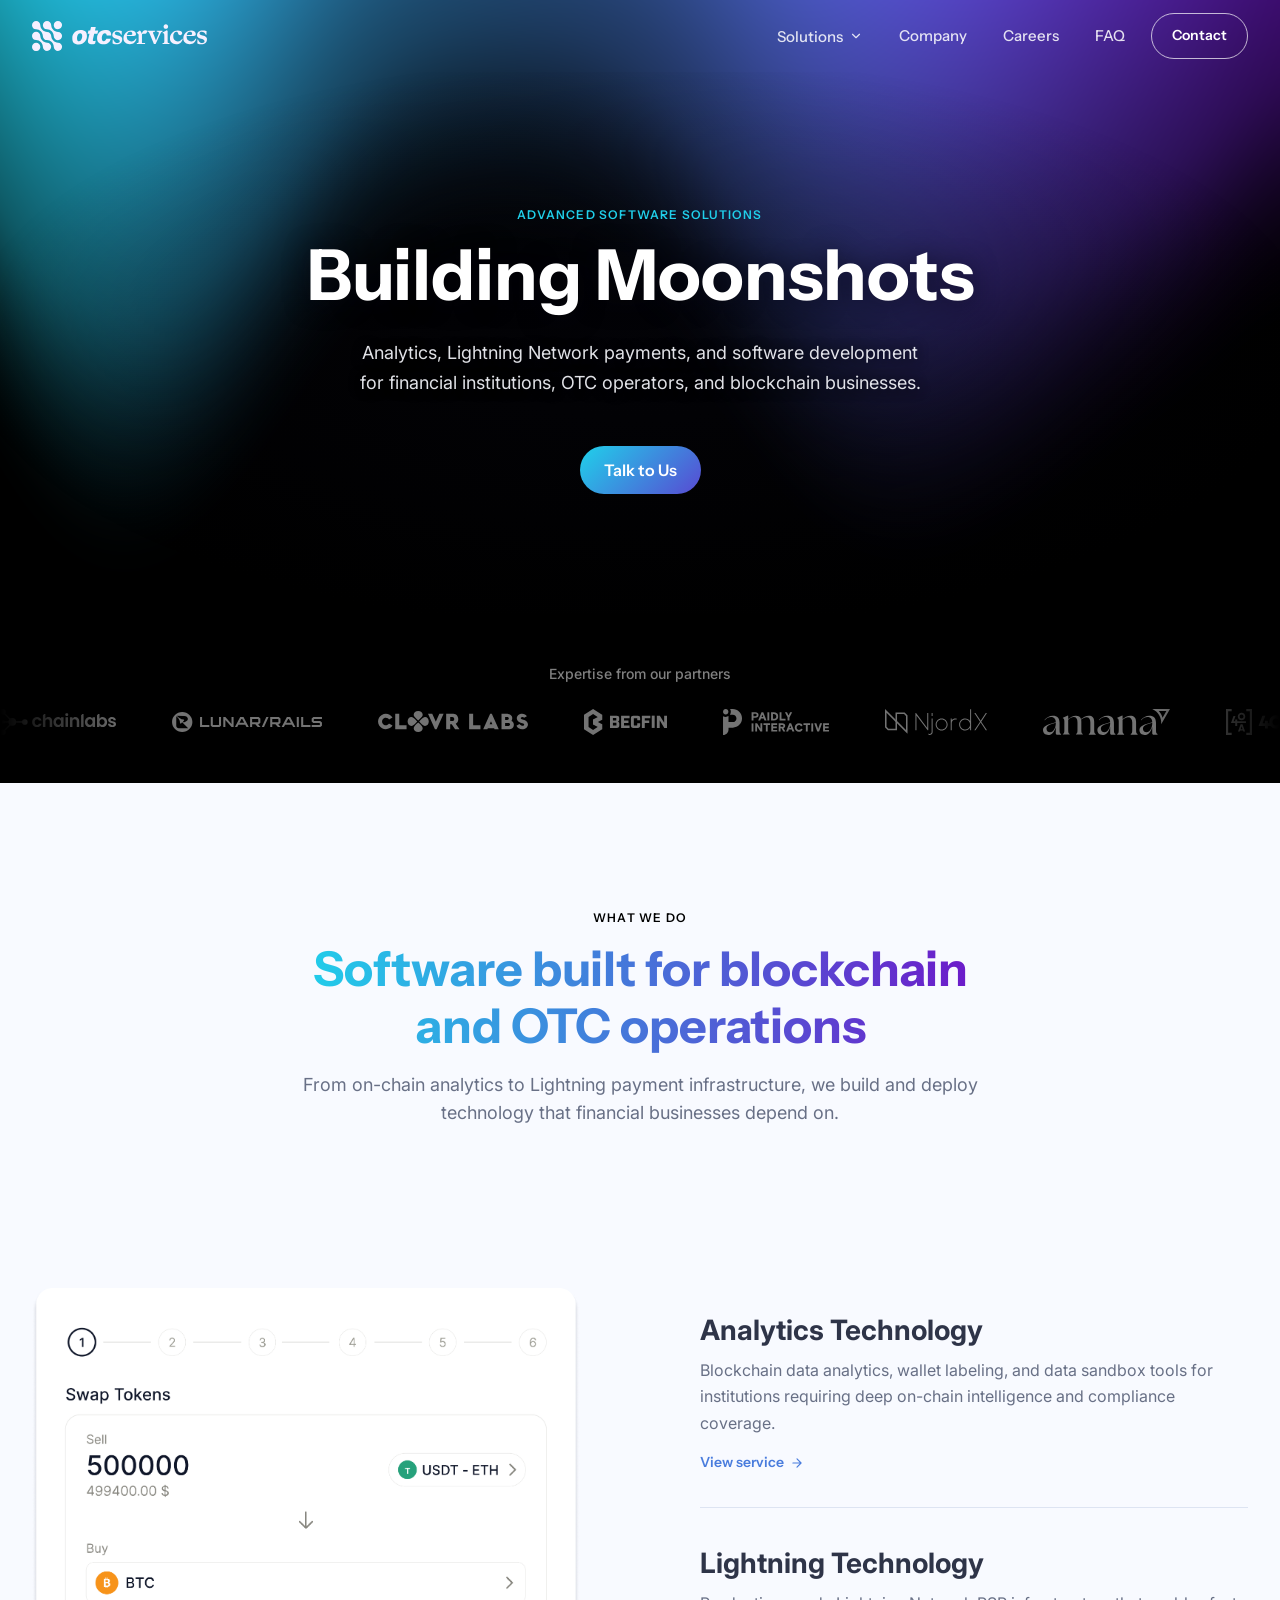
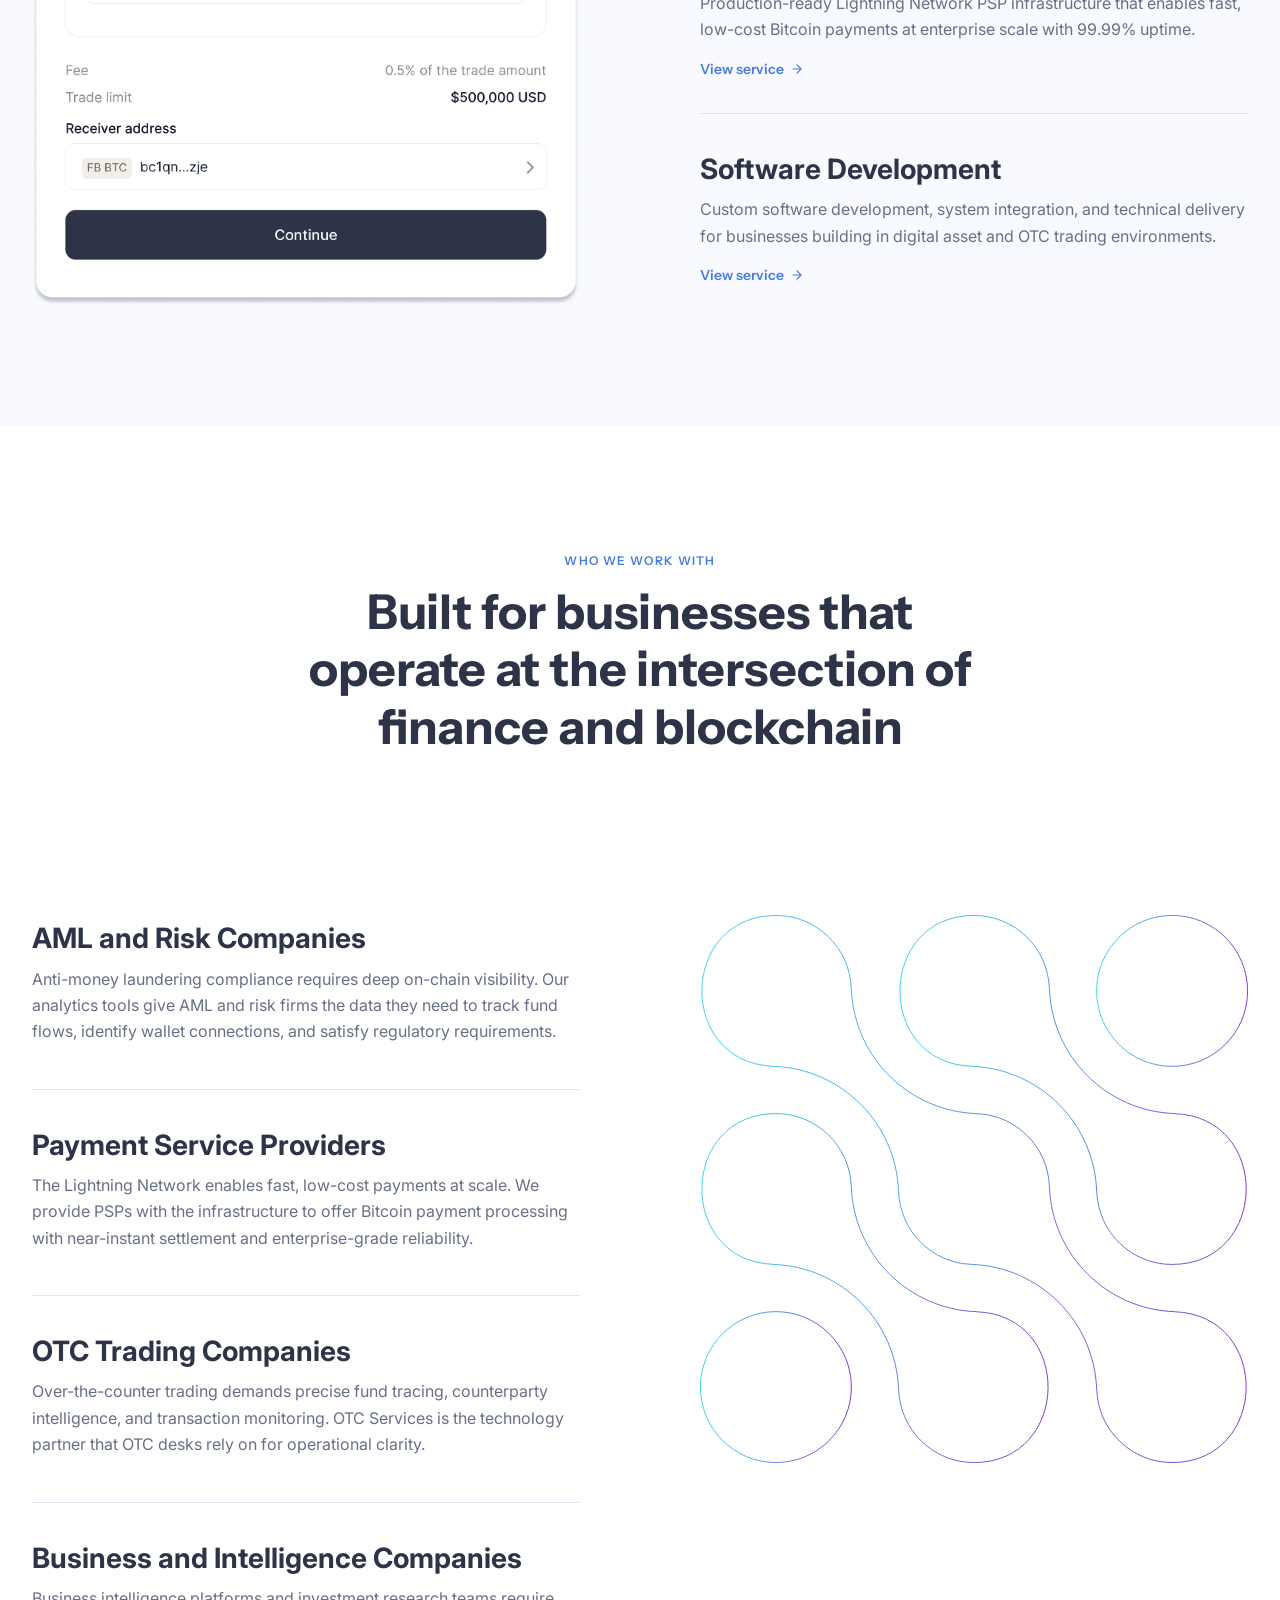
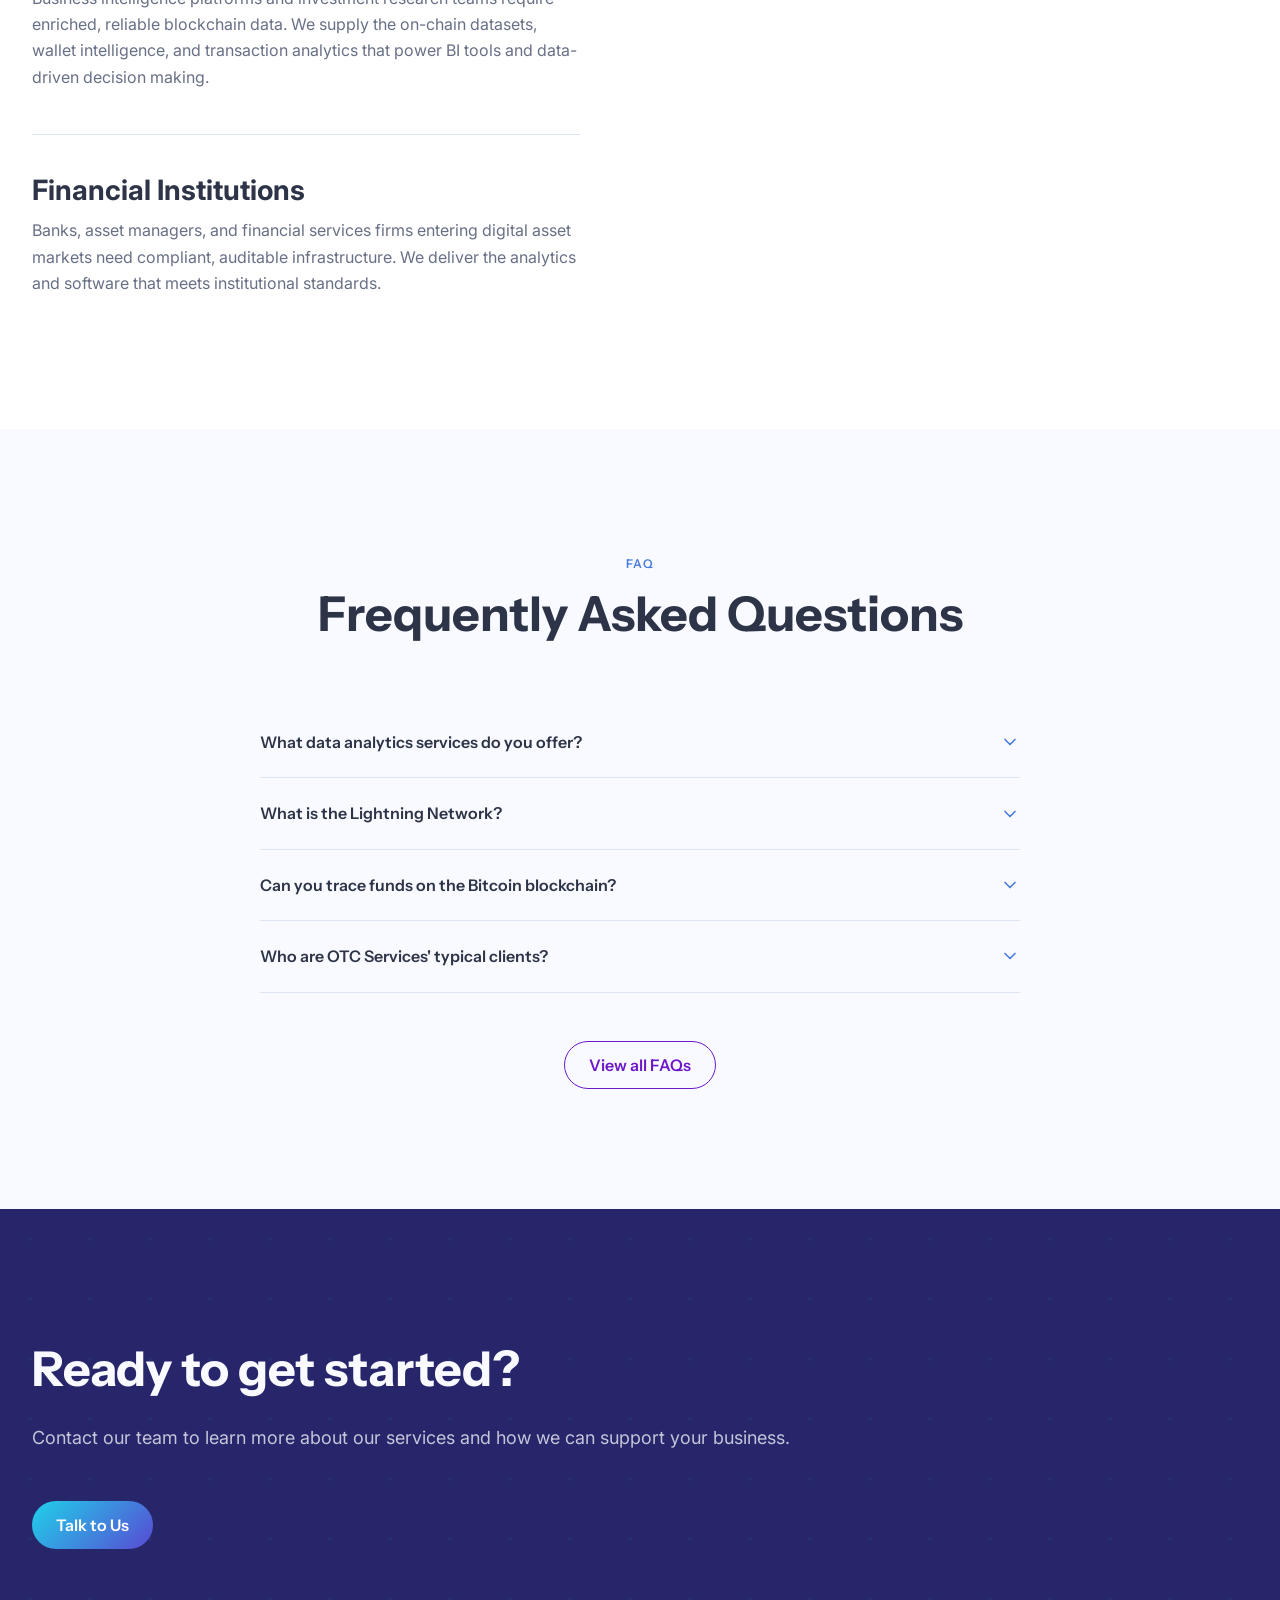
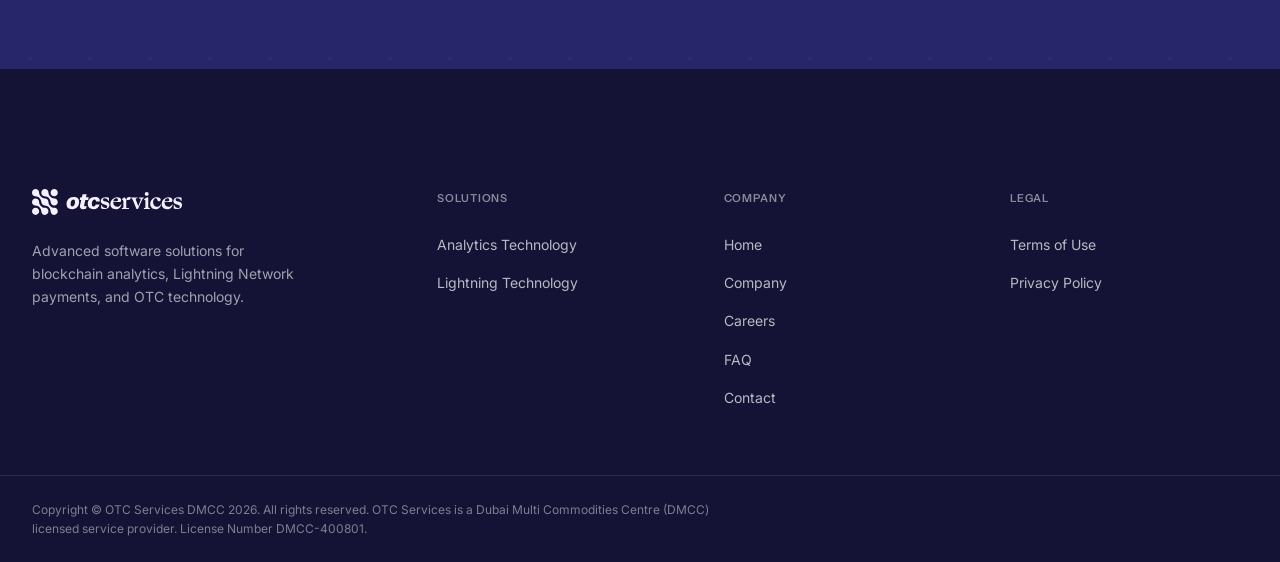
<file: index.html>
<!DOCTYPE html>
<html lang="en">
<head>
  <meta charset="UTF-8">
  <meta name="viewport" content="width=device-width, initial-scale=1.0">
  <title>OTC Services | Advanced Software Solutions for Blockchain &amp; OTC</title>
  <meta name="description" content="OTC Services DMCC delivers advanced software solutions for blockchain analytics, Lightning Network payments, and OTC technology. Built for institutions.">
  <link rel="stylesheet" href="css/main.css?v=21">
  <!-- PLACEHOLDER: Add favicon -->
  <!-- <link rel="icon" href="assets/favicon.ico"> -->
</head>
<body>

  <!-- Galaxy background — covers nav + hero + partners -->
  <div id="galaxy-bg"></div>

  <a class="skip-link" href="#main-content">Skip to main content</a>

  <!-- Navigation -->
  <header>
    <nav class="site-nav" aria-label="Main">
      <div class="container">
        <div class="nav-inner">
          <a href="index.html" class="nav-logo" aria-label="OTC Services home">
            <img src="assets/logo-white.svg" alt="OTC Services" width="160" height="28">
          </a>

          <div class="nav-links" role="list">
            <!-- Solutions dropdown -->
            <div class="nav-dropdown" role="listitem">
              <button class="nav-dropdown-toggle" aria-haspopup="true" aria-expanded="false">
                Solutions
                <svg xmlns="http://www.w3.org/2000/svg" viewBox="0 0 24 24" fill="none" stroke="currentColor" stroke-width="2" stroke-linecap="round" stroke-linejoin="round" aria-hidden="true"><polyline points="6 9 12 15 18 9"></polyline></svg>
              </button>
              <div class="nav-dropdown-menu">
                <a href="analytics.html">
                  Analytics Technology
                  <span class="nav-item-desc">Blockchain data analytics and wallet labeling</span>
                </a>
                <a href="lightning.html">
                  Lightning Technology
                  <span class="nav-item-desc">LN payment infrastructure for PSPs</span>
                </a>
              </div>
            </div>
            <a href="company.html" role="listitem">Company</a>
            <a href="careers.html" role="listitem">Careers</a>
            <a href="faq.html" role="listitem">FAQ</a>
          </div>

          <a href="contact.html" class="nav-cta">Contact</a>

          <button class="nav-mobile-toggle" aria-label="Open navigation" aria-expanded="false">
            <span></span><span></span><span></span>
          </button>
        </div>
      </div>
    </nav>
  </header>

  <main id="main-content">

    <!-- Hero -->
    <section class="hero">
      <div class="container">
        <div class="hero-content">
          <span class="overline">Advanced Software Solutions</span>
          <h1>
            Building <span class="gradient-text">Moonshots</span>
          </h1>
          <p class="hero-sub">
            Analytics, Lightning Network payments, and software development<br>for financial institutions, OTC operators, and blockchain businesses.
          </p>
          <div class="hero-actions">
            <a href="contact.html" class="btn btn-primary">Talk to Us</a>
          </div>
        </div>
      </div>
    </section>

    <!-- Partners -->
    <section class="section-white section-sm" id="partners-section">
      <p class="partners-label">Expertise from our partners</p>
      <div class="partners-marquee" aria-hidden="true">
        <div class="partners-track">
          <img src="assets/partners/chainlabs.svg" alt="Chainlabs" class="partner-logo">
          <img src="assets/partners/lunar-rails.svg" alt="Lunar Rails" class="partner-logo partner-logo--wide">
          <img src="assets/partners/clovrlabs.svg" alt="ClovrLabs" class="partner-logo partner-logo--wide">
          <img src="assets/partners/becfin.svg" alt="Becfin" class="partner-logo">
          <img src="assets/partners/paidly.svg" alt="Paidly" class="partner-logo">
          <img src="assets/partners/njordx.svg" alt="NjordX" class="partner-logo">
          <img src="assets/partners/amana.svg" alt="Amana" class="partner-logo">
          <img src="assets/partners/40acres.svg" alt="40Acres" class="partner-logo">
          <img src="assets/partners/perpolis.svg" alt="Perpolis" class="partner-logo">
          <img src="assets/partners/podproza.svg" alt="Podproza" class="partner-logo partner-logo--wide">
          <img src="assets/partners/lr-consultancy.svg" alt="LR Consultancy" class="partner-logo partner-logo--wide">
          <!-- Duplicate for seamless loop -->
          <img src="assets/partners/chainlabs.svg" alt="" class="partner-logo">
          <img src="assets/partners/lunar-rails.svg" alt="" class="partner-logo partner-logo--wide">
          <img src="assets/partners/clovrlabs.svg" alt="" class="partner-logo partner-logo--wide">
          <img src="assets/partners/becfin.svg" alt="" class="partner-logo">
          <img src="assets/partners/paidly.svg" alt="" class="partner-logo">
          <img src="assets/partners/njordx.svg" alt="" class="partner-logo">
          <img src="assets/partners/amana.svg" alt="" class="partner-logo">
          <img src="assets/partners/40acres.svg" alt="" class="partner-logo">
          <img src="assets/partners/perpolis.svg" alt="" class="partner-logo">
          <img src="assets/partners/podproza.svg" alt="" class="partner-logo partner-logo--wide">
          <img src="assets/partners/lr-consultancy.svg" alt="" class="partner-logo partner-logo--wide">
        </div>
      </div>
    </section>

    <!-- What We Do -->
    <section class="section section-offwhite" id="services">
      <div class="container">
        <div class="section-header" style="margin-bottom: 160px;">
          <span class="overline overline-navy" style="color:#000000;">What We Do</span>
          <h2 class="gradient-h2">Software built for blockchain and OTC operations</h2>
          <p>From on-chain analytics to Lightning payment infrastructure, we build and deploy technology that financial businesses depend on.</p>
        </div>

        <div class="services-split">
          <!-- Left: product visual -->
          <div class="services-visual">
            <img src="assets/swap-tokens-ui.png" alt="OTC swap interface" class="services-product-img">
          </div>

          <!-- Right: services list -->
          <div class="services-list">
            <div class="service-item">
              <h3>Analytics Technology</h3>
              <p>Blockchain data analytics, wallet labeling, and data sandbox tools for institutions requiring deep on-chain intelligence and compliance coverage.</p>
              <a href="analytics.html" class="card-link">
                View service
                <svg xmlns="http://www.w3.org/2000/svg" width="14" height="14" viewBox="0 0 24 24" fill="none" stroke="currentColor" stroke-width="2" stroke-linecap="round" stroke-linejoin="round" aria-hidden="true"><path d="M5 12h14M12 5l7 7-7 7"/></svg>
              </a>
            </div>
            <div class="service-item">
              <h3>Lightning Technology</h3>
              <p>Production-ready Lightning Network PSP infrastructure that enables fast, low-cost Bitcoin payments at enterprise scale with 99.99% uptime.</p>
              <a href="lightning.html" class="card-link">
                View service
                <svg xmlns="http://www.w3.org/2000/svg" width="14" height="14" viewBox="0 0 24 24" fill="none" stroke="currentColor" stroke-width="2" stroke-linecap="round" stroke-linejoin="round" aria-hidden="true"><path d="M5 12h14M12 5l7 7-7 7"/></svg>
              </a>
            </div>
            <div class="service-item">
              <h3>Software Development</h3>
              <p>Custom software development, system integration, and technical delivery for businesses building in digital asset and OTC trading environments.</p>
              <a href="contact.html" class="card-link">
                View service
                <svg xmlns="http://www.w3.org/2000/svg" width="14" height="14" viewBox="0 0 24 24" fill="none" stroke="currentColor" stroke-width="2" stroke-linecap="round" stroke-linejoin="round" aria-hidden="true"><path d="M5 12h14M12 5l7 7-7 7"/></svg>
              </a>
            </div>
          </div>
        </div>
      </div>
    </section>

    <!-- Who We Work With -->
    <section class="section section-white" id="who-we-work-with">
      <div class="container">
        <div class="section-header" style="margin-bottom: 160px;">
          <span class="overline overline-navy">Who We Work With</span>
          <h2>Built for businesses that operate at the intersection of finance and blockchain</h2>
        </div>

        <div class="services-split" style="align-items: start;">

          <!-- Left: client list -->
          <div class="services-list">

            <div class="service-item">
              <h3>AML and Risk Companies</h3>
              <p>Anti-money laundering compliance requires deep on-chain visibility. Our analytics tools give AML and risk firms the data they need to track fund flows, identify wallet connections, and satisfy regulatory requirements.</p>
            </div>

            <div class="service-item">
              <h3>Payment Service Providers</h3>
              <p>The Lightning Network enables fast, low-cost payments at scale. We provide PSPs with the infrastructure to offer Bitcoin payment processing with near-instant settlement and enterprise-grade reliability.</p>
            </div>

            <div class="service-item">
              <h3>OTC Trading Companies</h3>
              <p>Over-the-counter trading demands precise fund tracing, counterparty intelligence, and transaction monitoring. OTC Services is the technology partner that OTC desks rely on for operational clarity.</p>
            </div>

            <div class="service-item">
              <h3>Business and Intelligence Companies</h3>
              <p>Business intelligence platforms and investment research teams require enriched, reliable blockchain data. We supply the on-chain datasets, wallet intelligence, and transaction analytics that power BI tools and data-driven decision making.</p>
            </div>

            <div class="service-item">
              <h3>Financial Institutions</h3>
              <p>Banks, asset managers, and financial services firms entering digital asset markets need compliant, auditable infrastructure. We deliver the analytics and software that meets institutional standards.</p>
            </div>

          </div>

          <!-- Right: OTCS brand icon -->
          <div class="services-visual services-visual--icon">
            <img src="assets/OTCS Icon.svg" alt="" aria-hidden="true">
          </div>

        </div>
      </div>
    </section>


    <!-- FAQ -->
    <section class="section section-offwhite">
      <div class="container">
        <div class="section-header">
          <span class="overline overline-navy">FAQ</span>
          <h2>Frequently Asked Questions</h2>
        </div>

        <div class="faq-list">
          <div class="faq-item">
            <button class="faq-trigger" aria-expanded="false">
              <span class="faq-trigger-text">What data analytics services do you offer?</span>
              <svg class="faq-icon" xmlns="http://www.w3.org/2000/svg" viewBox="0 0 24 24" fill="none" stroke="currentColor" stroke-width="2" stroke-linecap="round" stroke-linejoin="round" aria-hidden="true"><polyline points="6 9 12 15 18 9"></polyline></svg>
            </button>
            <div class="faq-body">
              <p>We offer a range of data analytics services focused on blockchain technology, particularly the Bitcoin network. Our services include labeling wallets, scanning addresses to identify connections, tracing funds across the Bitcoin blockchain, and performing fraud detection for our partners.</p>
            </div>
          </div>

          <div class="faq-item">
            <button class="faq-trigger" aria-expanded="false">
              <span class="faq-trigger-text">What is the Lightning Network?</span>
              <svg class="faq-icon" xmlns="http://www.w3.org/2000/svg" viewBox="0 0 24 24" fill="none" stroke="currentColor" stroke-width="2" stroke-linecap="round" stroke-linejoin="round" aria-hidden="true"><polyline points="6 9 12 15 18 9"></polyline></svg>
            </button>
            <div class="faq-body">
              <p>The Lightning Network is a second-layer solution built on top of the Bitcoin blockchain. It enables faster, cheaper transactions by creating a network of payment channels that allow instant transfers between users, without needing to record every transaction on the blockchain.</p>
            </div>
          </div>

          <div class="faq-item">
            <button class="faq-trigger" aria-expanded="false">
              <span class="faq-trigger-text">Can you trace funds on the Bitcoin blockchain?</span>
              <svg class="faq-icon" xmlns="http://www.w3.org/2000/svg" viewBox="0 0 24 24" fill="none" stroke="currentColor" stroke-width="2" stroke-linecap="round" stroke-linejoin="round" aria-hidden="true"><polyline points="6 9 12 15 18 9"></polyline></svg>
            </button>
            <div class="faq-body">
              <p>Yes. We specialize in tracing funds on the Bitcoin blockchain. By following the trail of transactions, we identify the flow of funds between wallets and addresses. This supports recovery of lost or stolen assets, investigation of suspicious transactions, and regulatory compliance.</p>
            </div>
          </div>

          <div class="faq-item">
            <button class="faq-trigger" aria-expanded="false">
              <span class="faq-trigger-text">Who are OTC Services' typical clients?</span>
              <svg class="faq-icon" xmlns="http://www.w3.org/2000/svg" viewBox="0 0 24 24" fill="none" stroke="currentColor" stroke-width="2" stroke-linecap="round" stroke-linejoin="round" aria-hidden="true"><polyline points="6 9 12 15 18 9"></polyline></svg>
            </button>
            <div class="faq-body">
              <p>We work with crypto exchanges and OTC desks, payment service providers, AML and risk management firms, business intelligence companies, and financial institutions entering digital asset markets. Our services are designed for businesses that require professional-grade blockchain infrastructure, not retail tools.</p>
            </div>
          </div>
        </div>

        <div style="text-align: center; margin-top: var(--space-8);">
          <a href="faq.html" class="btn btn-secondary">View all FAQs</a>
        </div>
      </div>
    </section>

    <!-- CTA -->
    <section class="cta-section">
      <div class="container">
        <h2>Ready to get started?</h2>
        <p>Contact our team to learn more about our services and how we can support your business.</p>
        <a href="contact.html" class="btn btn-primary">Talk to Us</a>
      </div>
    </section>

  </main>

  <!-- Footer -->
  <footer class="site-footer">
    <div class="container">
      <div class="footer-grid">
        <div class="footer-brand">
          <a href="index.html">
            <img src="assets/logo-white.svg" alt="OTC Services" width="150" height="26">
          </a>
          <p>Advanced software solutions for blockchain analytics, Lightning Network payments, and OTC technology.</p>
        </div>

        <nav class="footer-col" aria-label="Solutions links">
          <h4>Solutions</h4>
          <ul>
            <li><a href="analytics.html">Analytics Technology</a></li>
            <li><a href="lightning.html">Lightning Technology</a></li>
          </ul>
        </nav>

        <nav class="footer-col" aria-label="Company links">
          <h4>Company</h4>
          <ul>
            <li><a href="index.html">Home</a></li>
            <li><a href="company.html">Company</a></li>
            <li><a href="careers.html">Careers</a></li>
            <li><a href="faq.html">FAQ</a></li>
            <li><a href="contact.html">Contact</a></li>
          </ul>
        </nav>

        <nav class="footer-col" aria-label="Legal links">
          <h4>Legal</h4>
          <ul>
            <li><a href="terms.html">Terms of Use</a></li>
            <li><a href="privacy.html">Privacy Policy</a></li>
          </ul>
        </nav>
      </div>
    </div>
      <div class="footer-bottom">
      <div class="container">
        <p class="footer-legal">Copyright &copy; OTC Services DMCC 2026. All rights reserved. OTC Services is a Dubai Multi Commodities Centre (DMCC) licensed service provider. License Number DMCC-400801.</p>
      </div>
    </div>
  </footer>

  <script src="js/main.js?v=2"></script>
  <script src="js/galaxy.js?v=2"></script>
</body>
</html>
</file>
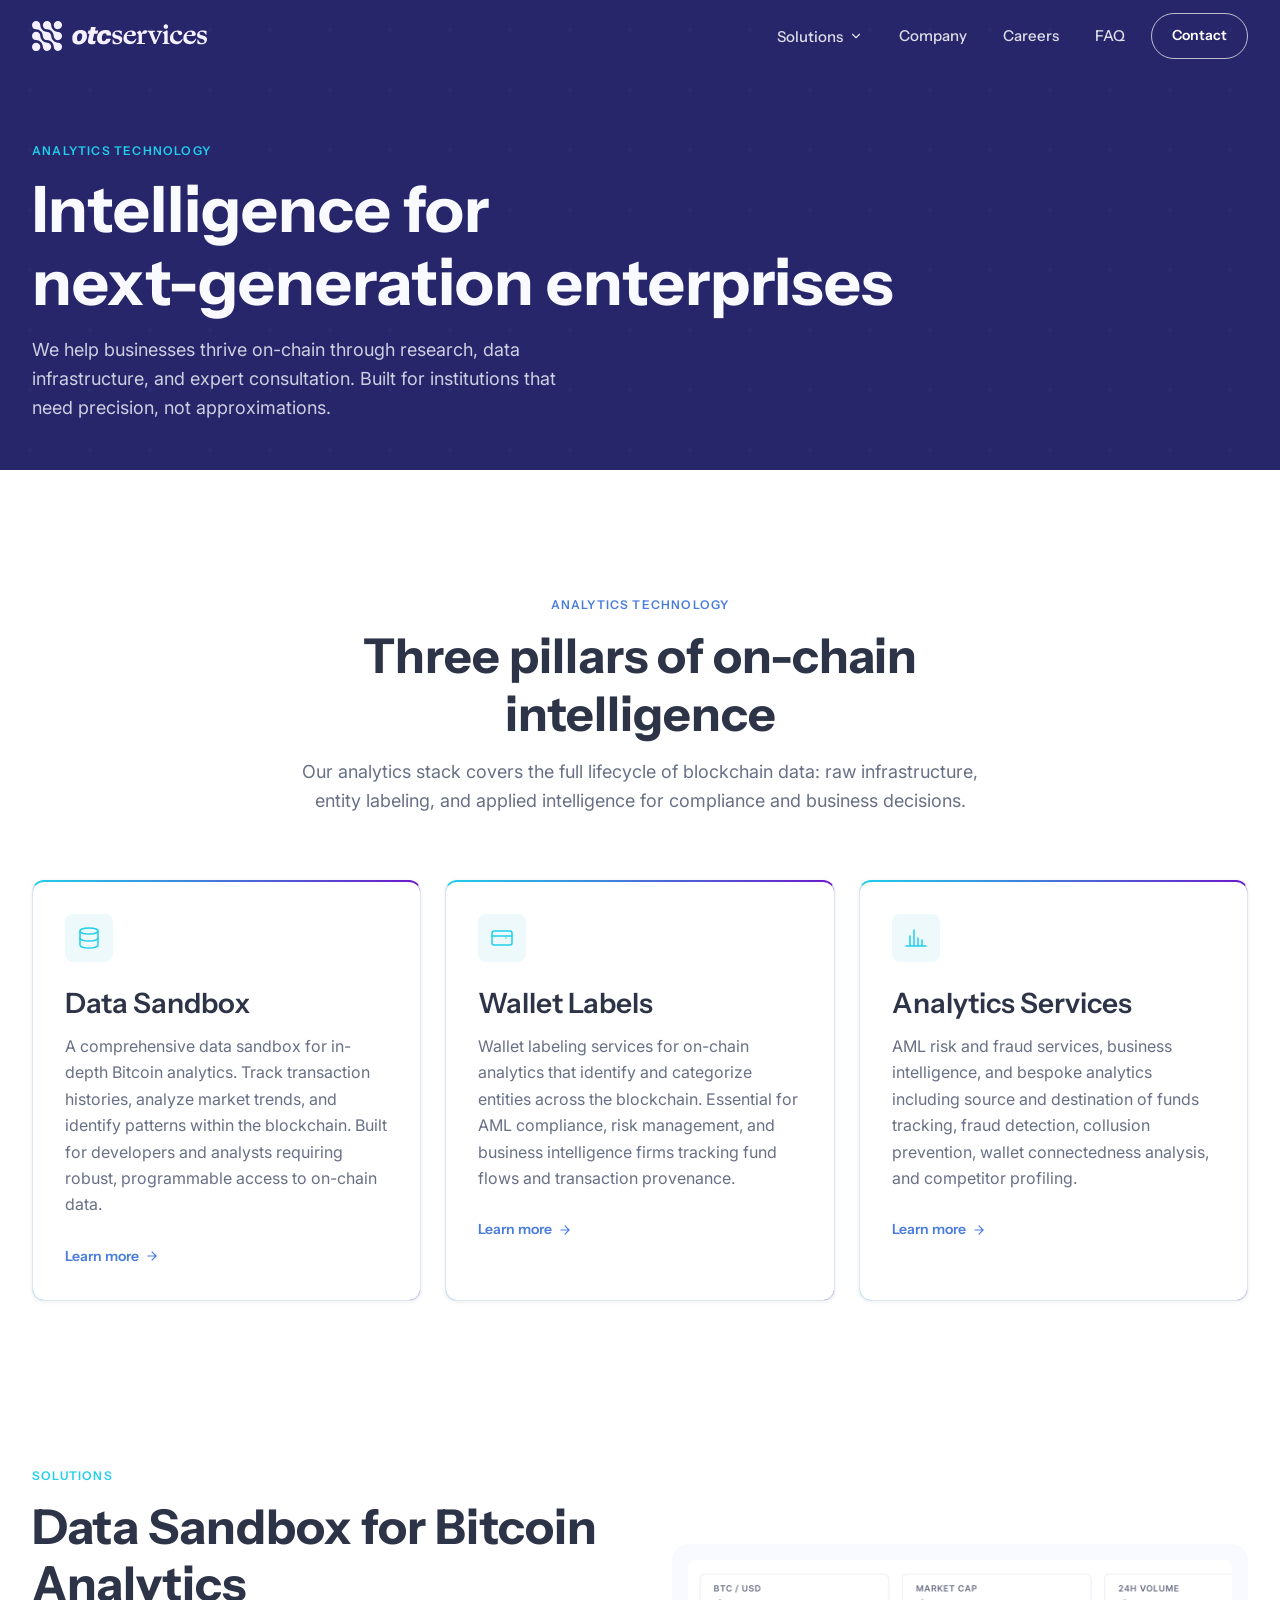
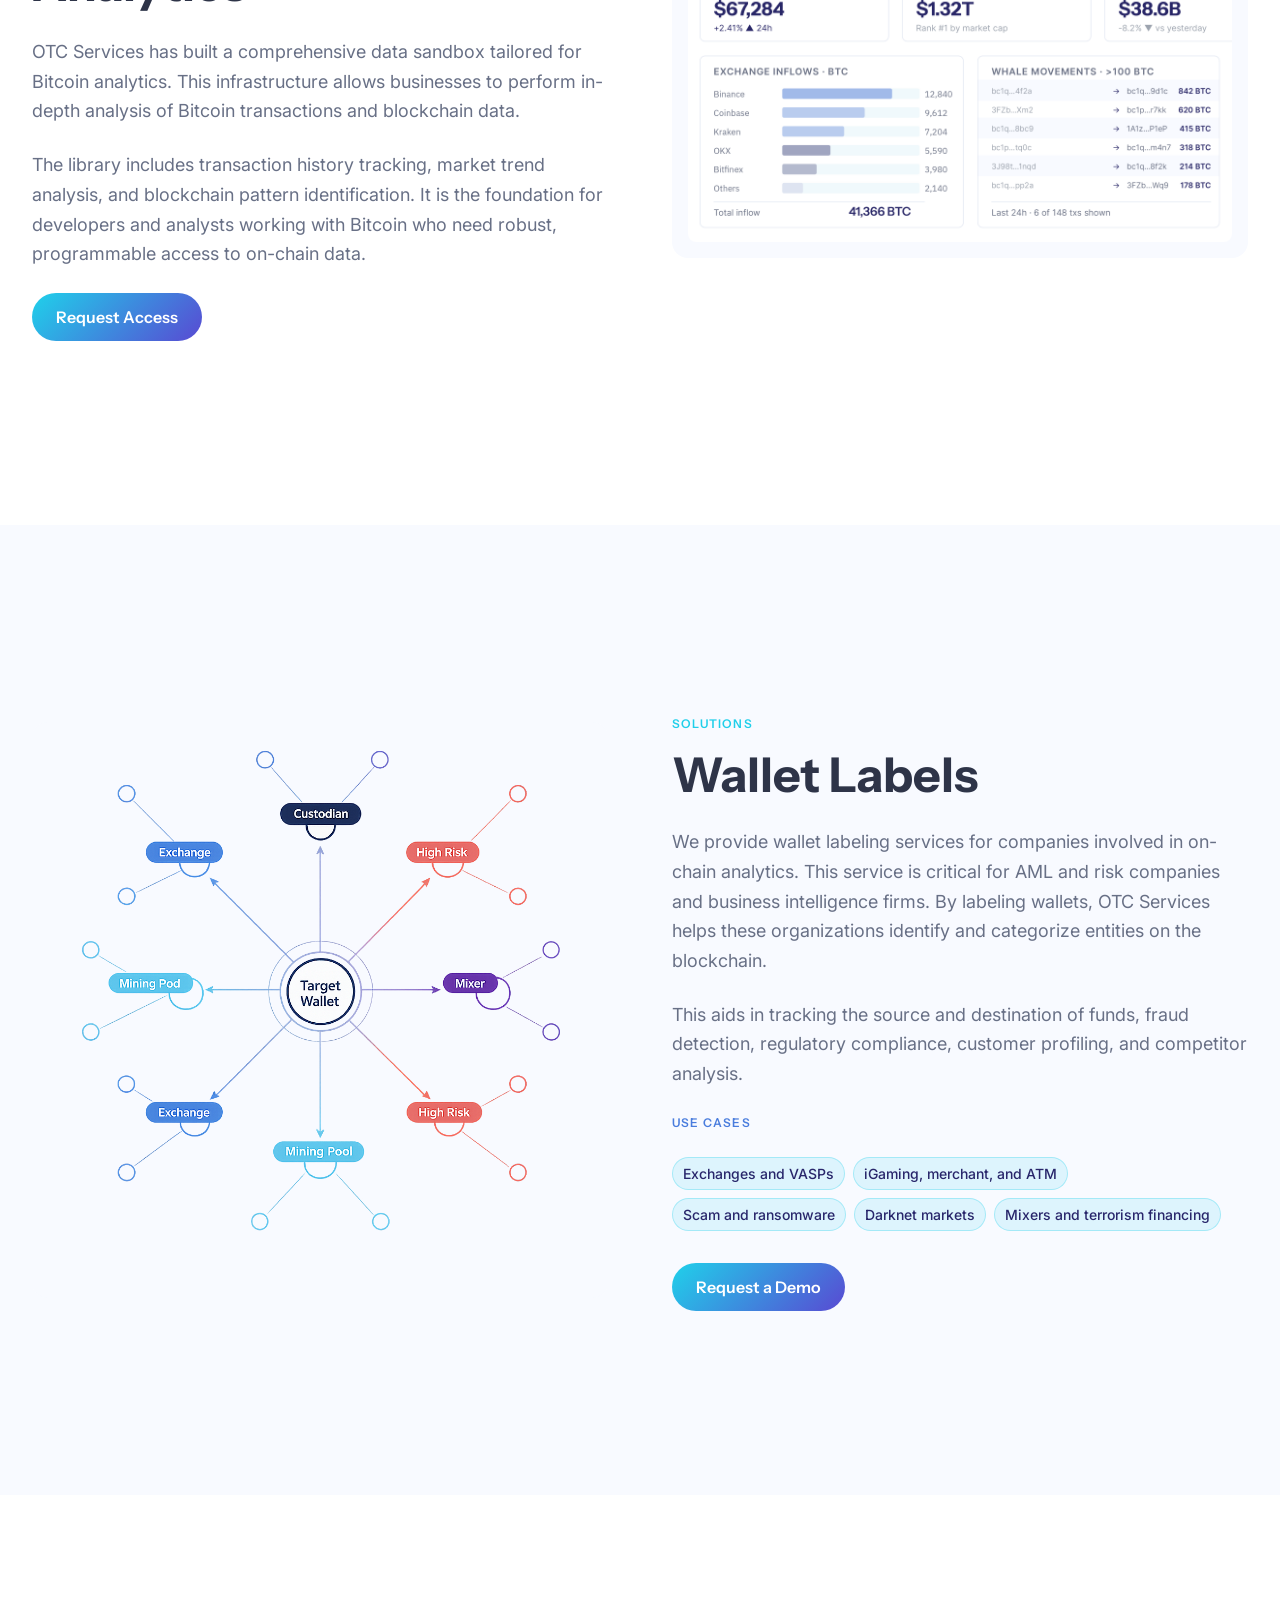
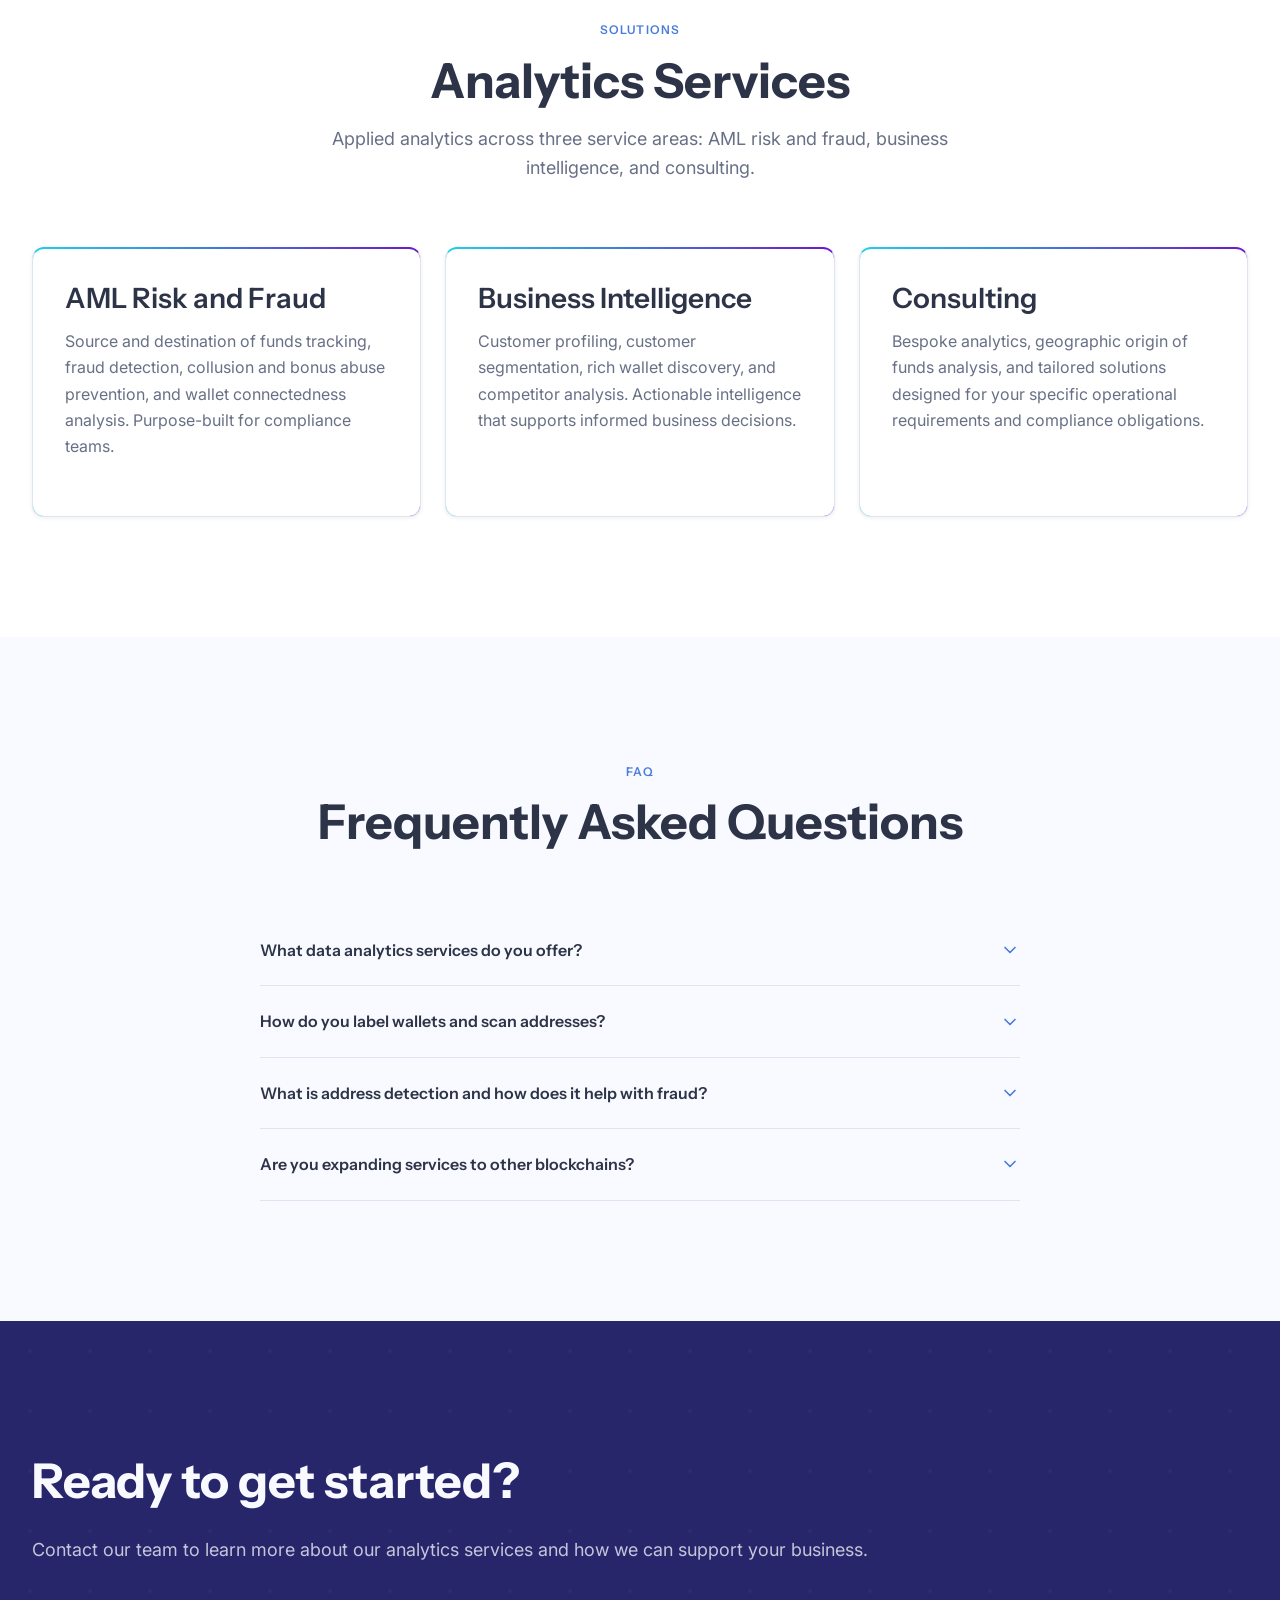
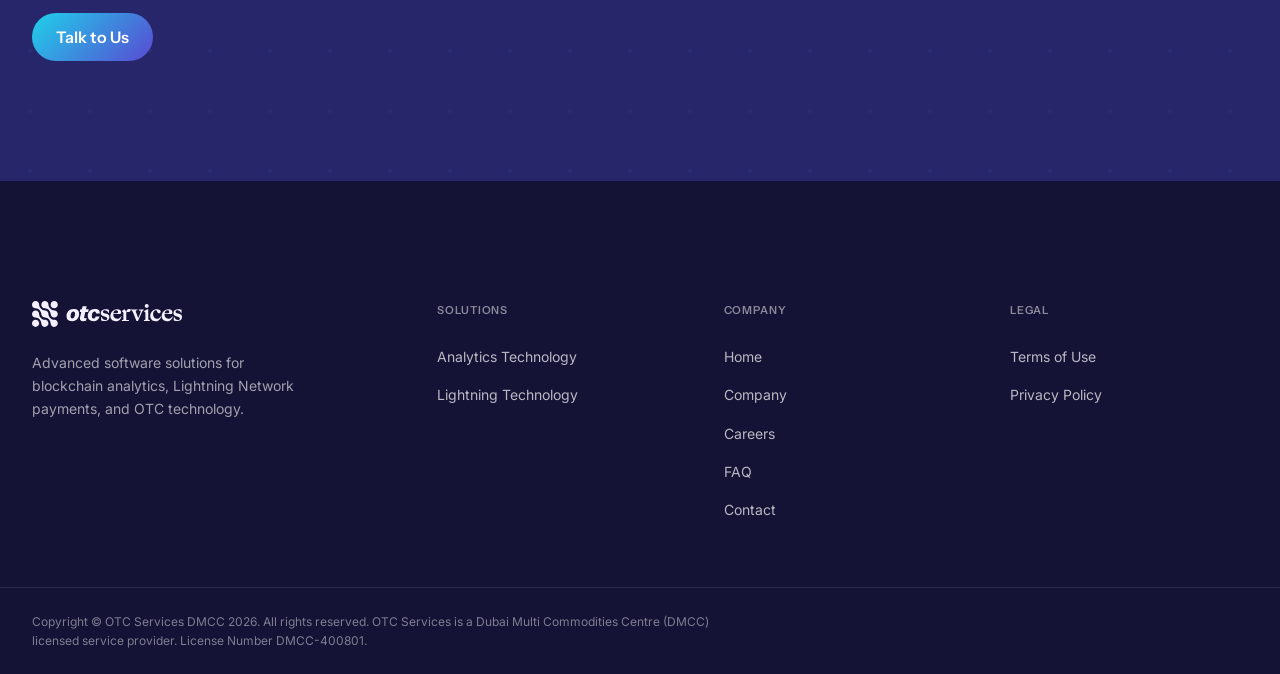
<file: analytics.html>
<!DOCTYPE html>
<html lang="en">
<head>
  <meta charset="UTF-8">
  <meta name="viewport" content="width=device-width, initial-scale=1.0">
  <title>Analytics Technology | OTC Services</title>
  <meta name="description" content="Blockchain data analytics, wallet labeling, and data sandbox tools. OTC Services delivers on-chain intelligence for institutions, AML firms, and OTC operators.">
  <link rel="stylesheet" href="css/main.css?v=21">
</head>
<body>

  <a class="skip-link" href="#main-content">Skip to main content</a>

  <header>
    <nav class="site-nav" aria-label="Main">
      <div class="container">
        <div class="nav-inner">
          <a href="index.html" class="nav-logo" aria-label="OTC Services home">
            <img src="assets/logo-white.svg" alt="OTC Services" width="160" height="28">
          </a>
          <div class="nav-links" role="list">
            <div class="nav-dropdown" role="listitem">
              <button class="nav-dropdown-toggle" aria-haspopup="true" aria-expanded="false">
                Solutions
                <svg xmlns="http://www.w3.org/2000/svg" viewBox="0 0 24 24" fill="none" stroke="currentColor" stroke-width="2" stroke-linecap="round" stroke-linejoin="round" aria-hidden="true"><polyline points="6 9 12 15 18 9"></polyline></svg>
              </button>
              <div class="nav-dropdown-menu">
                <a href="analytics.html">
                  Analytics Technology
                  <span class="nav-item-desc">Blockchain data analytics and wallet labeling</span>
                </a>
                <a href="lightning.html">
                  Lightning Technology
                  <span class="nav-item-desc">LN payment infrastructure for PSPs</span>
                </a>
              </div>
            </div>
                        <a href="company.html" role="listitem">Company</a>
            <a href="careers.html" role="listitem">Careers</a>
            <a href="faq.html" role="listitem">FAQ</a>
          </div>
          <a href="contact.html" class="nav-cta">Contact</a>
          <button class="nav-mobile-toggle" aria-label="Open navigation" aria-expanded="false">
            <span></span><span></span><span></span>
          </button>
        </div>
      </div>
    </nav>
  </header>

  <main id="main-content">

    <!-- Page Hero -->
    <section class="page-hero" id="page-hero-section">
      <div class="container">
        <div class="page-hero-content">
          <span class="overline">Analytics Technology</span>
          <h1>Intelligence for<br>next-generation enterprises</h1>
          <p>We help businesses thrive on-chain through research, data infrastructure, and expert consultation. Built for institutions that need precision, not approximations.</p>
        </div>
      </div>
    </section>

    <!-- Service Overview -->
    <section class="section section-white" style="padding-bottom: var(--space-8);">
      <div class="container">
        <div class="section-header">
          <span class="overline overline-navy">Analytics Technology</span>
          <h2>Three pillars of on-chain intelligence</h2>
          <p>Our analytics stack covers the full lifecycle of blockchain data: raw infrastructure, entity labeling, and applied intelligence for compliance and business decisions.</p>
        </div>

        <div class="cards-grid cards-3">
          <div class="card card-gradient-top">
            <div class="card-icon">
              <svg xmlns="http://www.w3.org/2000/svg" width="24" height="24" viewBox="0 0 24 24" fill="none" stroke="currentColor" stroke-width="1.5" stroke-linecap="round" stroke-linejoin="round" aria-hidden="true"><ellipse cx="12" cy="5" rx="9" ry="3"/><path d="M3 5v14c0 1.66 4.03 3 9 3s9-1.34 9-3V5"/><path d="M3 12c0 1.66 4.03 3 9 3s9-1.34 9-3"/></svg>
            </div>
            <h3>Data Sandbox</h3>
            <p>A comprehensive data sandbox for in-depth Bitcoin analytics. Track transaction histories, analyze market trends, and identify patterns within the blockchain. Built for developers and analysts requiring robust, programmable access to on-chain data.</p>
            <a href="#data-sandbox" class="card-link">
              Learn more
              <svg xmlns="http://www.w3.org/2000/svg" width="14" height="14" viewBox="0 0 24 24" fill="none" stroke="currentColor" stroke-width="2" stroke-linecap="round" stroke-linejoin="round" aria-hidden="true"><path d="M5 12h14M12 5l7 7-7 7"/></svg>
            </a>
          </div>

          <div class="card card-gradient-top">
            <div class="card-icon">
              <svg xmlns="http://www.w3.org/2000/svg" width="24" height="24" viewBox="0 0 24 24" fill="none" stroke="currentColor" stroke-width="1.5" stroke-linecap="round" stroke-linejoin="round" aria-hidden="true"><rect x="2" y="5" width="20" height="14" rx="2"/><path d="M16 12h.01"/><path d="M2 10h20"/></svg>
            </div>
            <h3>Wallet Labels</h3>
            <p>Wallet labeling services for on-chain analytics that identify and categorize entities across the blockchain. Essential for AML compliance, risk management, and business intelligence firms tracking fund flows and transaction provenance.</p>
            <a href="#wallet-labels" class="card-link">
              Learn more
              <svg xmlns="http://www.w3.org/2000/svg" width="14" height="14" viewBox="0 0 24 24" fill="none" stroke="currentColor" stroke-width="2" stroke-linecap="round" stroke-linejoin="round" aria-hidden="true"><path d="M5 12h14M12 5l7 7-7 7"/></svg>
            </a>
          </div>

          <div class="card card-gradient-top">
            <div class="card-icon">
              <svg xmlns="http://www.w3.org/2000/svg" width="24" height="24" viewBox="0 0 24 24" fill="none" stroke="currentColor" stroke-width="1.5" stroke-linecap="round" stroke-linejoin="round" aria-hidden="true"><path d="M2 20h20M6 20V10M10 20V4M14 20v-8M18 20v-6"/></svg>
            </div>
            <h3>Analytics Services</h3>
            <p>AML risk and fraud services, business intelligence, and bespoke analytics including source and destination of funds tracking, fraud detection, collusion prevention, wallet connectedness analysis, and competitor profiling.</p>
            <a href="#analytics-services" class="card-link">
              Learn more
              <svg xmlns="http://www.w3.org/2000/svg" width="14" height="14" viewBox="0 0 24 24" fill="none" stroke="currentColor" stroke-width="2" stroke-linecap="round" stroke-linejoin="round" aria-hidden="true"><path d="M5 12h14M12 5l7 7-7 7"/></svg>
            </a>
          </div>
        </div>
      </div>
    </section>

    <!-- Data Sandbox Detail -->
    <section class="section section-white" id="data-sandbox" style="padding-top: var(--space-8);">
      <div class="container">
        <div class="service-detail">
          <div class="service-detail-text">
            <span class="overline">Solutions</span>
            <h2>Data Sandbox for Bitcoin Analytics</h2>
            <p>OTC Services has built a comprehensive data sandbox tailored for Bitcoin analytics. This infrastructure allows businesses to perform in-depth analysis of Bitcoin transactions and blockchain data.</p>
            <p>The library includes transaction history tracking, market trend analysis, and blockchain pattern identification. It is the foundation for developers and analysts working with Bitcoin who need robust, programmable access to on-chain data.</p>
            <a href="contact.html" class="btn btn-primary">Request Access</a>
          </div>
          <div class="service-detail-visual">
            <div style="background: var(--color-bg); border-radius: 16px; padding: 16px;">
              <img src="assets/data-sandbox.png" alt="Data sandbox analytics dashboard" style="width: 100%; border-radius: 8px; display: block;">
            </div>
          </div>
        </div>
      </div>
    </section>

    <!-- Wallet Labels Detail -->
    <section class="section section-offwhite" id="wallet-labels">
      <div class="container">
        <div class="service-detail reverse">
          <div class="service-detail-text">
            <span class="overline">Solutions</span>
            <h2>Wallet Labels</h2>
            <p>We provide wallet labeling services for companies involved in on-chain analytics. This service is critical for AML and risk companies and business intelligence firms. By labeling wallets, OTC Services helps these organizations identify and categorize entities on the blockchain.</p>
            <p>This aids in tracking the source and destination of funds, fraud detection, regulatory compliance, customer profiling, and competitor analysis.</p>
            <span class="overline overline-navy" style="display:block; margin-bottom: var(--space-3);">Use Cases</span>
            <div class="use-cases">
              <span class="badge badge-cyan">Exchanges and VASPs</span>
              <span class="badge badge-cyan">iGaming, merchant, and ATM</span>
              <span class="badge badge-cyan">Scam and ransomware</span>
              <span class="badge badge-cyan">Darknet markets</span>
              <span class="badge badge-cyan">Mixers and terrorism financing</span>
            </div>
            <div style="margin-top: var(--space-6);">
              <a href="contact.html" class="btn btn-primary">Request a Demo</a>
            </div>
          </div>
          <div class="service-detail-visual">
            <div style="background: var(--color-bg); border-radius: 16px; padding: 16px;">
              <img src="assets/wallet-label.png" alt="Wallet labeling network graph" style="width: 100%; border-radius: 8px; display: block;">
            </div>
          </div>
        </div>
      </div>
    </section>

    <!-- Analytics Services Detail -->
    <section class="section section-white" id="analytics-services">
      <div class="container">
        <div class="section-header">
          <span class="overline overline-navy">Solutions</span>
          <h2>Analytics Services</h2>
          <p>Applied analytics across three service areas: AML risk and fraud, business intelligence, and consulting.</p>
        </div>

        <div class="cards-grid cards-3">
          <div class="card card-gradient-top">
            <h3>AML Risk and Fraud</h3>
            <p>Source and destination of funds tracking, fraud detection, collusion and bonus abuse prevention, and wallet connectedness analysis. Purpose-built for compliance teams.</p>
          </div>
          <div class="card card-gradient-top">
            <h3>Business Intelligence</h3>
            <p>Customer profiling, customer segmentation, rich wallet discovery, and competitor analysis. Actionable intelligence that supports informed business decisions.</p>
          </div>
          <div class="card card-gradient-top">
            <h3>Consulting</h3>
            <p>Bespoke analytics, geographic origin of funds analysis, and tailored solutions designed for your specific operational requirements and compliance obligations.</p>
          </div>
        </div>
      </div>
    </section>

    <!-- FAQ -->
    <section class="section section-offwhite">
      <div class="container">
        <div class="section-header">
          <span class="overline overline-navy">FAQ</span>
          <h2>Frequently Asked Questions</h2>
        </div>

        <div class="faq-list">
          <div class="faq-item">
            <button class="faq-trigger" aria-expanded="false">
              <span class="faq-trigger-text">What data analytics services do you offer?</span>
              <svg class="faq-icon" xmlns="http://www.w3.org/2000/svg" viewBox="0 0 24 24" fill="none" stroke="currentColor" stroke-width="2" stroke-linecap="round" stroke-linejoin="round" aria-hidden="true"><polyline points="6 9 12 15 18 9"></polyline></svg>
            </button>
            <div class="faq-body">
              <p>We offer a range of data analytics services focused on blockchain technology, particularly the Bitcoin network. Our services include labeling wallets, scanning addresses to identify connections, tracing funds across the Bitcoin blockchain, and performing fraud detection for our partners.</p>
            </div>
          </div>

          <div class="faq-item">
            <button class="faq-trigger" aria-expanded="false">
              <span class="faq-trigger-text">How do you label wallets and scan addresses?</span>
              <svg class="faq-icon" xmlns="http://www.w3.org/2000/svg" viewBox="0 0 24 24" fill="none" stroke="currentColor" stroke-width="2" stroke-linecap="round" stroke-linejoin="round" aria-hidden="true"><polyline points="6 9 12 15 18 9"></polyline></svg>
            </button>
            <div class="faq-body">
              <p>We use advanced algorithms and analytical tools to label wallets and scan addresses on the Bitcoin blockchain. This identifies connections between addresses, traces the flow of funds, and detects suspicious activity. By mapping these connections, we provide valuable insights into relationships between different entities on-chain.</p>
            </div>
          </div>

          <div class="faq-item">
            <button class="faq-trigger" aria-expanded="false">
              <span class="faq-trigger-text">What is address detection and how does it help with fraud?</span>
              <svg class="faq-icon" xmlns="http://www.w3.org/2000/svg" viewBox="0 0 24 24" fill="none" stroke="currentColor" stroke-width="2" stroke-linecap="round" stroke-linejoin="round" aria-hidden="true"><polyline points="6 9 12 15 18 9"></polyline></svg>
            </button>
            <div class="faq-body">
              <p>Address detection involves analyzing the blockchain to determine if different wallet addresses are connected, directly or indirectly. This is critical for identifying patterns of fraudulent activity such as money laundering or unauthorized transactions. Our fraud detection services help partners safeguard assets and maintain transaction integrity by identifying risks early.</p>
            </div>
          </div>

          <div class="faq-item">
            <button class="faq-trigger" aria-expanded="false">
              <span class="faq-trigger-text">Are you expanding services to other blockchains?</span>
              <svg class="faq-icon" xmlns="http://www.w3.org/2000/svg" viewBox="0 0 24 24" fill="none" stroke="currentColor" stroke-width="2" stroke-linecap="round" stroke-linejoin="round" aria-hidden="true"><polyline points="6 9 12 15 18 9"></polyline></svg>
            </button>
            <div class="faq-body">
              <p>Yes. We are actively developing technology to expand services across additional blockchains. As the blockchain ecosystem evolves, we aim to provide comprehensive analytics and fraud detection across multiple networks, ensuring our partners have the tools to navigate a multi-chain environment.</p>
            </div>
          </div>
        </div>
      </div>
    </section>

    <!-- CTA -->
    <section class="cta-section">
      <div class="container">
        <h2>Ready to get started?</h2>
        <p>Contact our team to learn more about our analytics services and how we can support your business.</p>
        <a href="contact.html" class="btn btn-primary">Talk to Us</a>
      </div>
    </section>

  </main>

  <footer class="site-footer">
    <div class="container">
      <div class="footer-grid">
        <div class="footer-brand">
          <a href="index.html"><img src="assets/logo-white.svg" alt="OTC Services" width="150" height="26"></a>
          <p>Advanced software solutions for blockchain analytics, Lightning Network payments, and OTC technology.</p>
        </div>
                <nav class="footer-col" aria-label="Solutions links">
          <h4>Solutions</h4>
          <ul>
            <li><a href="analytics.html">Analytics Technology</a></li>
            <li><a href="lightning.html">Lightning Technology</a></li>
          </ul>
        </nav>

        <nav class="footer-col" aria-label="Company links">
          <h4>Company</h4>
          <ul>
            <li><a href="index.html">Home</a></li>
            <li><a href="company.html">Company</a></li>
            <li><a href="careers.html">Careers</a></li>
            <li><a href="faq.html">FAQ</a></li>
            <li><a href="contact.html">Contact</a></li>
          </ul>
        </nav>

        <nav class="footer-col" aria-label="Legal links">
          <h4>Legal</h4>
          <ul>
            <li><a href="terms.html">Terms of Use</a></li>
            <li><a href="privacy.html">Privacy Policy</a></li>
          </ul>
        </nav>
</div>
    </div>
      <div class="footer-bottom">
      <div class="container">
        <p class="footer-legal">Copyright &copy; OTC Services DMCC 2026. All rights reserved. OTC Services is a Dubai Multi Commodities Centre (DMCC) licensed service provider. License Number DMCC-400801.</p>
      </div>
    </div>
  </footer>

  <script src="js/main.js"></script>
</body>
</html>
</file>
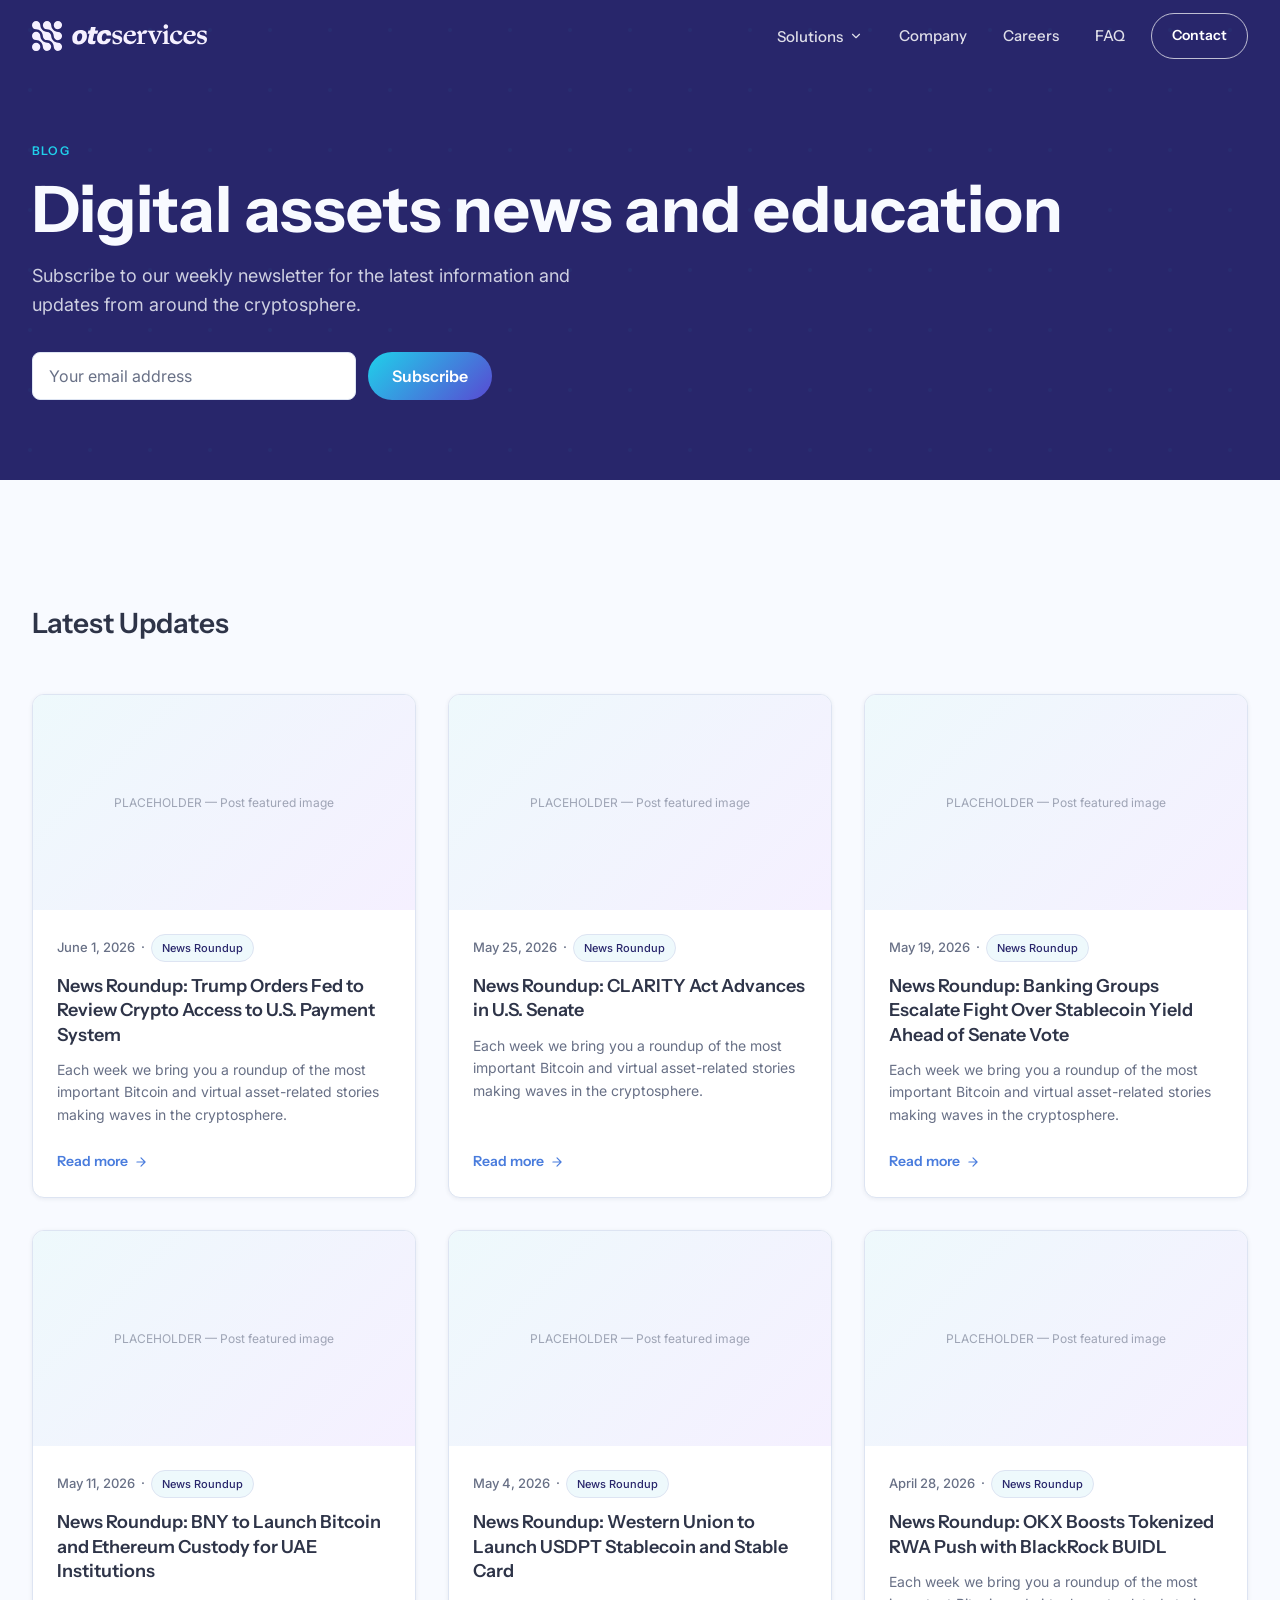
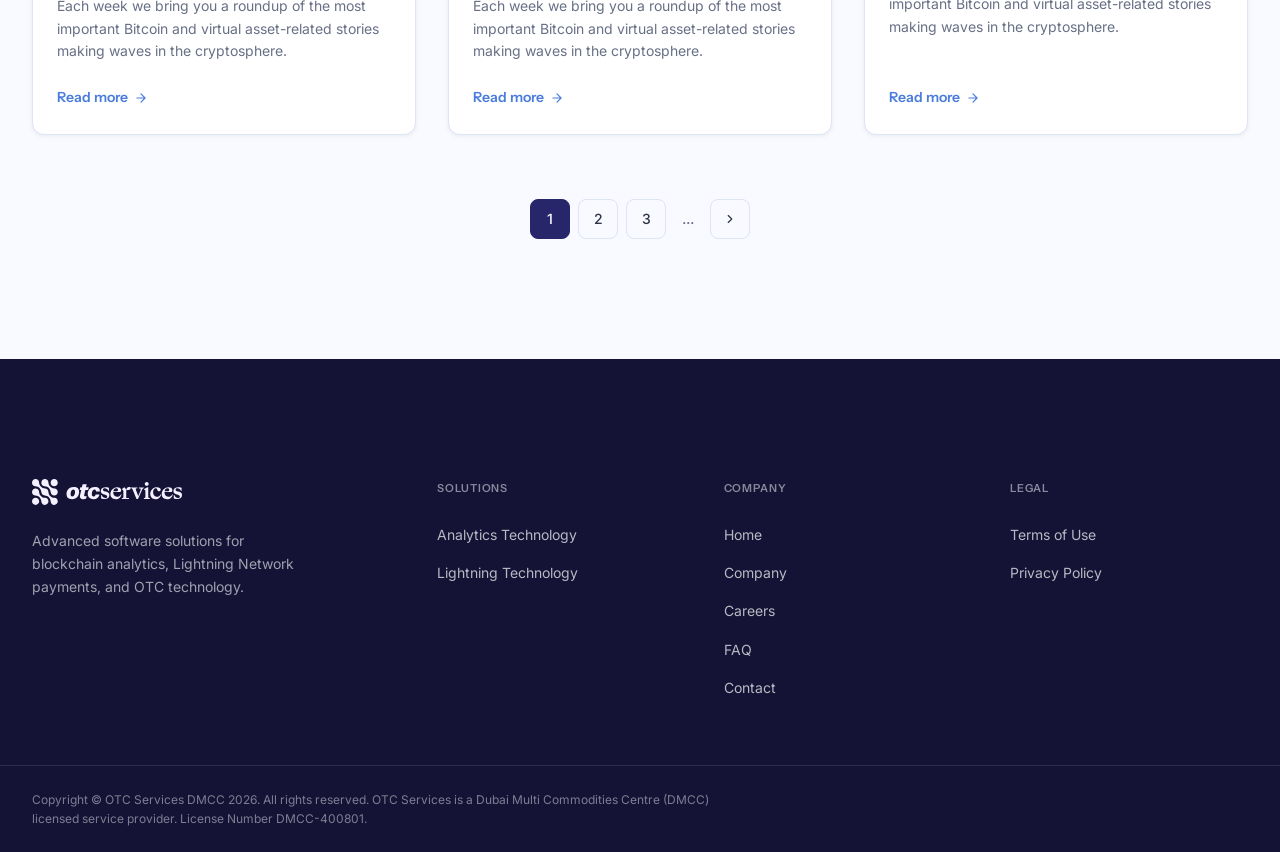
<file: blog.html>
<!DOCTYPE html>
<html lang="en">
<head>
  <meta charset="UTF-8">
  <meta name="viewport" content="width=device-width, initial-scale=1.0">
  <title>Blog | OTC Services</title>
  <meta name="description" content="Digital assets news and education from OTC Services. Weekly roundups and analysis of the Bitcoin and virtual asset ecosystem.">
  <link rel="stylesheet" href="css/main.css?v=21">
</head>
<body>

  <a class="skip-link" href="#main-content">Skip to main content</a>

  <header>
    <nav class="site-nav" aria-label="Main">
      <div class="container">
        <div class="nav-inner">
          <a href="index.html" class="nav-logo" aria-label="OTC Services home">
            <img src="assets/logo-white.svg" alt="OTC Services" width="160" height="28">
          </a>
          <div class="nav-links" role="list">
            <div class="nav-dropdown" role="listitem">
              <button class="nav-dropdown-toggle" aria-haspopup="true" aria-expanded="false">
                Solutions
                <svg xmlns="http://www.w3.org/2000/svg" viewBox="0 0 24 24" fill="none" stroke="currentColor" stroke-width="2" stroke-linecap="round" stroke-linejoin="round" aria-hidden="true"><polyline points="6 9 12 15 18 9"></polyline></svg>
              </button>
              <div class="nav-dropdown-menu">
                <a href="analytics.html">Analytics Technology<span class="nav-item-desc">Blockchain data analytics and wallet labeling</span></a>
                <a href="lightning.html">Lightning Technology<span class="nav-item-desc">LN payment infrastructure for PSPs</span></a>
              </div>
            </div>
                        <a href="company.html" role="listitem">Company</a>
            <a href="careers.html" role="listitem">Careers</a>
            <a href="faq.html" role="listitem">FAQ</a>
          </div>
          <a href="contact.html" class="nav-cta">Contact</a>
          <button class="nav-mobile-toggle" aria-label="Open navigation" aria-expanded="false">
            <span></span><span></span><span></span>
          </button>
        </div>
      </div>
    </nav>
  </header>

  <main id="main-content">

    <section class="page-hero" id="page-hero-section">
      <div class="container">
        <div class="page-hero-content">
          <span class="overline">Blog</span>
          <h1>Digital assets news and education</h1>
          <p>Subscribe to our weekly newsletter for the latest information and updates from around the cryptosphere.</p>
          <form data-form="newsletter" novalidate style="margin-top: var(--space-6);">
            <div class="newsletter-form">
              <label class="form-label" for="newsletter-email" style="display:none;">Email address</label>
              <input class="form-input" type="email" id="newsletter-email" name="email" placeholder="Your email address" autocomplete="email" aria-required="true" required>
              <button type="submit" class="btn btn-primary" data-label="Subscribe">Subscribe</button>
            </div>
            <div class="form-success" role="alert" style="margin-top: var(--space-3);">
              <svg xmlns="http://www.w3.org/2000/svg" width="18" height="18" viewBox="0 0 24 24" fill="none" stroke="currentColor" stroke-width="2" stroke-linecap="round" stroke-linejoin="round" aria-hidden="true"><polyline points="20 6 9 17 4 12"></polyline></svg>
              You are subscribed. Welcome to the list.
            </div>
          </form>
        </div>
      </div>
    </section>

    <section class="section section-offwhite">
      <div class="container">

        <div style="display: flex; align-items: center; justify-content: space-between; margin-bottom: var(--space-8);">
          <h2 style="font-family: var(--font-primary); font-size: var(--text-h3); font-weight: 600; color: var(--color-text);">Latest Updates</h2>
        </div>

        <div class="blog-grid">

          <!-- Post 1 -->
          <article class="blog-card">
            <!-- PLACEHOLDER: Replace with actual featured image for this post -->
            <div class="blog-card-img-placeholder" aria-hidden="true">
              <span style="font-size: 12px; opacity: 0.6;">PLACEHOLDER — Post featured image</span>
            </div>
            <div class="blog-card-body">
              <div class="blog-card-meta">June 1, 2026 &nbsp;·&nbsp; <span class="badge" style="font-size: 11px;">News Roundup</span></div>
              <h2><a href="post-trump-fed-crypto.html">News Roundup: Trump Orders Fed to Review Crypto Access to U.S. Payment System</a></h2>
              <p>Each week we bring you a roundup of the most important Bitcoin and virtual asset-related stories making waves in the cryptosphere.</p>
              <a href="post-trump-fed-crypto.html" class="card-link">
                Read more
                <svg xmlns="http://www.w3.org/2000/svg" width="14" height="14" viewBox="0 0 24 24" fill="none" stroke="currentColor" stroke-width="2" stroke-linecap="round" stroke-linejoin="round" aria-hidden="true"><path d="M5 12h14M12 5l7 7-7 7"/></svg>
              </a>
            </div>
          </article>

          <!-- Post 2 -->
          <article class="blog-card">
            <!-- PLACEHOLDER: Replace with actual featured image for this post -->
            <div class="blog-card-img-placeholder" aria-hidden="true">
              <span style="font-size: 12px; opacity: 0.6;">PLACEHOLDER — Post featured image</span>
            </div>
            <div class="blog-card-body">
              <div class="blog-card-meta">May 25, 2026 &nbsp;·&nbsp; <span class="badge" style="font-size: 11px;">News Roundup</span></div>
              <h2><a href="#">News Roundup: CLARITY Act Advances in U.S. Senate</a></h2>
              <p>Each week we bring you a roundup of the most important Bitcoin and virtual asset-related stories making waves in the cryptosphere.</p>
              <a href="#" class="card-link">
                Read more
                <svg xmlns="http://www.w3.org/2000/svg" width="14" height="14" viewBox="0 0 24 24" fill="none" stroke="currentColor" stroke-width="2" stroke-linecap="round" stroke-linejoin="round" aria-hidden="true"><path d="M5 12h14M12 5l7 7-7 7"/></svg>
              </a>
            </div>
          </article>

          <!-- Post 3 -->
          <article class="blog-card">
            <!-- PLACEHOLDER: Replace with actual featured image for this post -->
            <div class="blog-card-img-placeholder" aria-hidden="true">
              <span style="font-size: 12px; opacity: 0.6;">PLACEHOLDER — Post featured image</span>
            </div>
            <div class="blog-card-body">
              <div class="blog-card-meta">May 19, 2026 &nbsp;·&nbsp; <span class="badge" style="font-size: 11px;">News Roundup</span></div>
              <h2><a href="#">News Roundup: Banking Groups Escalate Fight Over Stablecoin Yield Ahead of Senate Vote</a></h2>
              <p>Each week we bring you a roundup of the most important Bitcoin and virtual asset-related stories making waves in the cryptosphere.</p>
              <a href="#" class="card-link">
                Read more
                <svg xmlns="http://www.w3.org/2000/svg" width="14" height="14" viewBox="0 0 24 24" fill="none" stroke="currentColor" stroke-width="2" stroke-linecap="round" stroke-linejoin="round" aria-hidden="true"><path d="M5 12h14M12 5l7 7-7 7"/></svg>
              </a>
            </div>
          </article>

          <!-- Post 4 -->
          <article class="blog-card">
            <div class="blog-card-img-placeholder" aria-hidden="true">
              <span style="font-size: 12px; opacity: 0.6;">PLACEHOLDER — Post featured image</span>
            </div>
            <div class="blog-card-body">
              <div class="blog-card-meta">May 11, 2026 &nbsp;·&nbsp; <span class="badge" style="font-size: 11px;">News Roundup</span></div>
              <h2><a href="#">News Roundup: BNY to Launch Bitcoin and Ethereum Custody for UAE Institutions</a></h2>
              <p>Each week we bring you a roundup of the most important Bitcoin and virtual asset-related stories making waves in the cryptosphere.</p>
              <a href="#" class="card-link">Read more <svg xmlns="http://www.w3.org/2000/svg" width="14" height="14" viewBox="0 0 24 24" fill="none" stroke="currentColor" stroke-width="2" stroke-linecap="round" stroke-linejoin="round" aria-hidden="true"><path d="M5 12h14M12 5l7 7-7 7"/></svg></a>
            </div>
          </article>

          <!-- Post 5 -->
          <article class="blog-card">
            <div class="blog-card-img-placeholder" aria-hidden="true">
              <span style="font-size: 12px; opacity: 0.6;">PLACEHOLDER — Post featured image</span>
            </div>
            <div class="blog-card-body">
              <div class="blog-card-meta">May 4, 2026 &nbsp;·&nbsp; <span class="badge" style="font-size: 11px;">News Roundup</span></div>
              <h2><a href="#">News Roundup: Western Union to Launch USDPT Stablecoin and Stable Card</a></h2>
              <p>Each week we bring you a roundup of the most important Bitcoin and virtual asset-related stories making waves in the cryptosphere.</p>
              <a href="#" class="card-link">Read more <svg xmlns="http://www.w3.org/2000/svg" width="14" height="14" viewBox="0 0 24 24" fill="none" stroke="currentColor" stroke-width="2" stroke-linecap="round" stroke-linejoin="round" aria-hidden="true"><path d="M5 12h14M12 5l7 7-7 7"/></svg></a>
            </div>
          </article>

          <!-- Post 6 -->
          <article class="blog-card">
            <div class="blog-card-img-placeholder" aria-hidden="true">
              <span style="font-size: 12px; opacity: 0.6;">PLACEHOLDER — Post featured image</span>
            </div>
            <div class="blog-card-body">
              <div class="blog-card-meta">April 28, 2026 &nbsp;·&nbsp; <span class="badge" style="font-size: 11px;">News Roundup</span></div>
              <h2><a href="#">News Roundup: OKX Boosts Tokenized RWA Push with BlackRock BUIDL</a></h2>
              <p>Each week we bring you a roundup of the most important Bitcoin and virtual asset-related stories making waves in the cryptosphere.</p>
              <a href="#" class="card-link">Read more <svg xmlns="http://www.w3.org/2000/svg" width="14" height="14" viewBox="0 0 24 24" fill="none" stroke="currentColor" stroke-width="2" stroke-linecap="round" stroke-linejoin="round" aria-hidden="true"><path d="M5 12h14M12 5l7 7-7 7"/></svg></a>
            </div>
          </article>

        </div>

        <div class="blog-pagination" aria-label="Pagination">
          <button class="page-btn active" aria-current="page" aria-label="Page 1">1</button>
          <button class="page-btn" aria-label="Page 2">2</button>
          <button class="page-btn" aria-label="Page 3">3</button>
          <span style="padding: 0 8px; color: var(--color-text-secondary);">...</span>
          <button class="page-btn" aria-label="Next page">
            <svg xmlns="http://www.w3.org/2000/svg" width="14" height="14" viewBox="0 0 24 24" fill="none" stroke="currentColor" stroke-width="2" stroke-linecap="round" stroke-linejoin="round" aria-hidden="true"><path d="M9 18l6-6-6-6"/></svg>
          </button>
        </div>

      </div>
    </section>

  </main>

  <footer class="site-footer">
    <div class="container">
      <div class="footer-grid">
        <div class="footer-brand"><a href="index.html"><img src="assets/logo-white.svg" alt="OTC Services" width="150" height="26"></a><p>Advanced software solutions for blockchain analytics, Lightning Network payments, and OTC technology.</p></div>
                <nav class="footer-col" aria-label="Solutions links">
          <h4>Solutions</h4>
          <ul>
            <li><a href="analytics.html">Analytics Technology</a></li>
            <li><a href="lightning.html">Lightning Technology</a></li>
          </ul>
        </nav>

        <nav class="footer-col" aria-label="Company links">
          <h4>Company</h4>
          <ul>
            <li><a href="index.html">Home</a></li>
            <li><a href="company.html">Company</a></li>
            <li><a href="careers.html">Careers</a></li>
            <li><a href="faq.html">FAQ</a></li>
            <li><a href="contact.html">Contact</a></li>
          </ul>
        </nav>

        <nav class="footer-col" aria-label="Legal links">
          <h4>Legal</h4>
          <ul>
            <li><a href="terms.html">Terms of Use</a></li>
            <li><a href="privacy.html">Privacy Policy</a></li>
          </ul>
        </nav>
</div>
    </div>
      <div class="footer-bottom">
      <div class="container">
        <p class="footer-legal">Copyright &copy; OTC Services DMCC 2026. All rights reserved. OTC Services is a Dubai Multi Commodities Centre (DMCC) licensed service provider. License Number DMCC-400801.</p>
      </div>
    </div>
  </footer>

  <script src="js/main.js"></script>
</body>
</html>
</file>
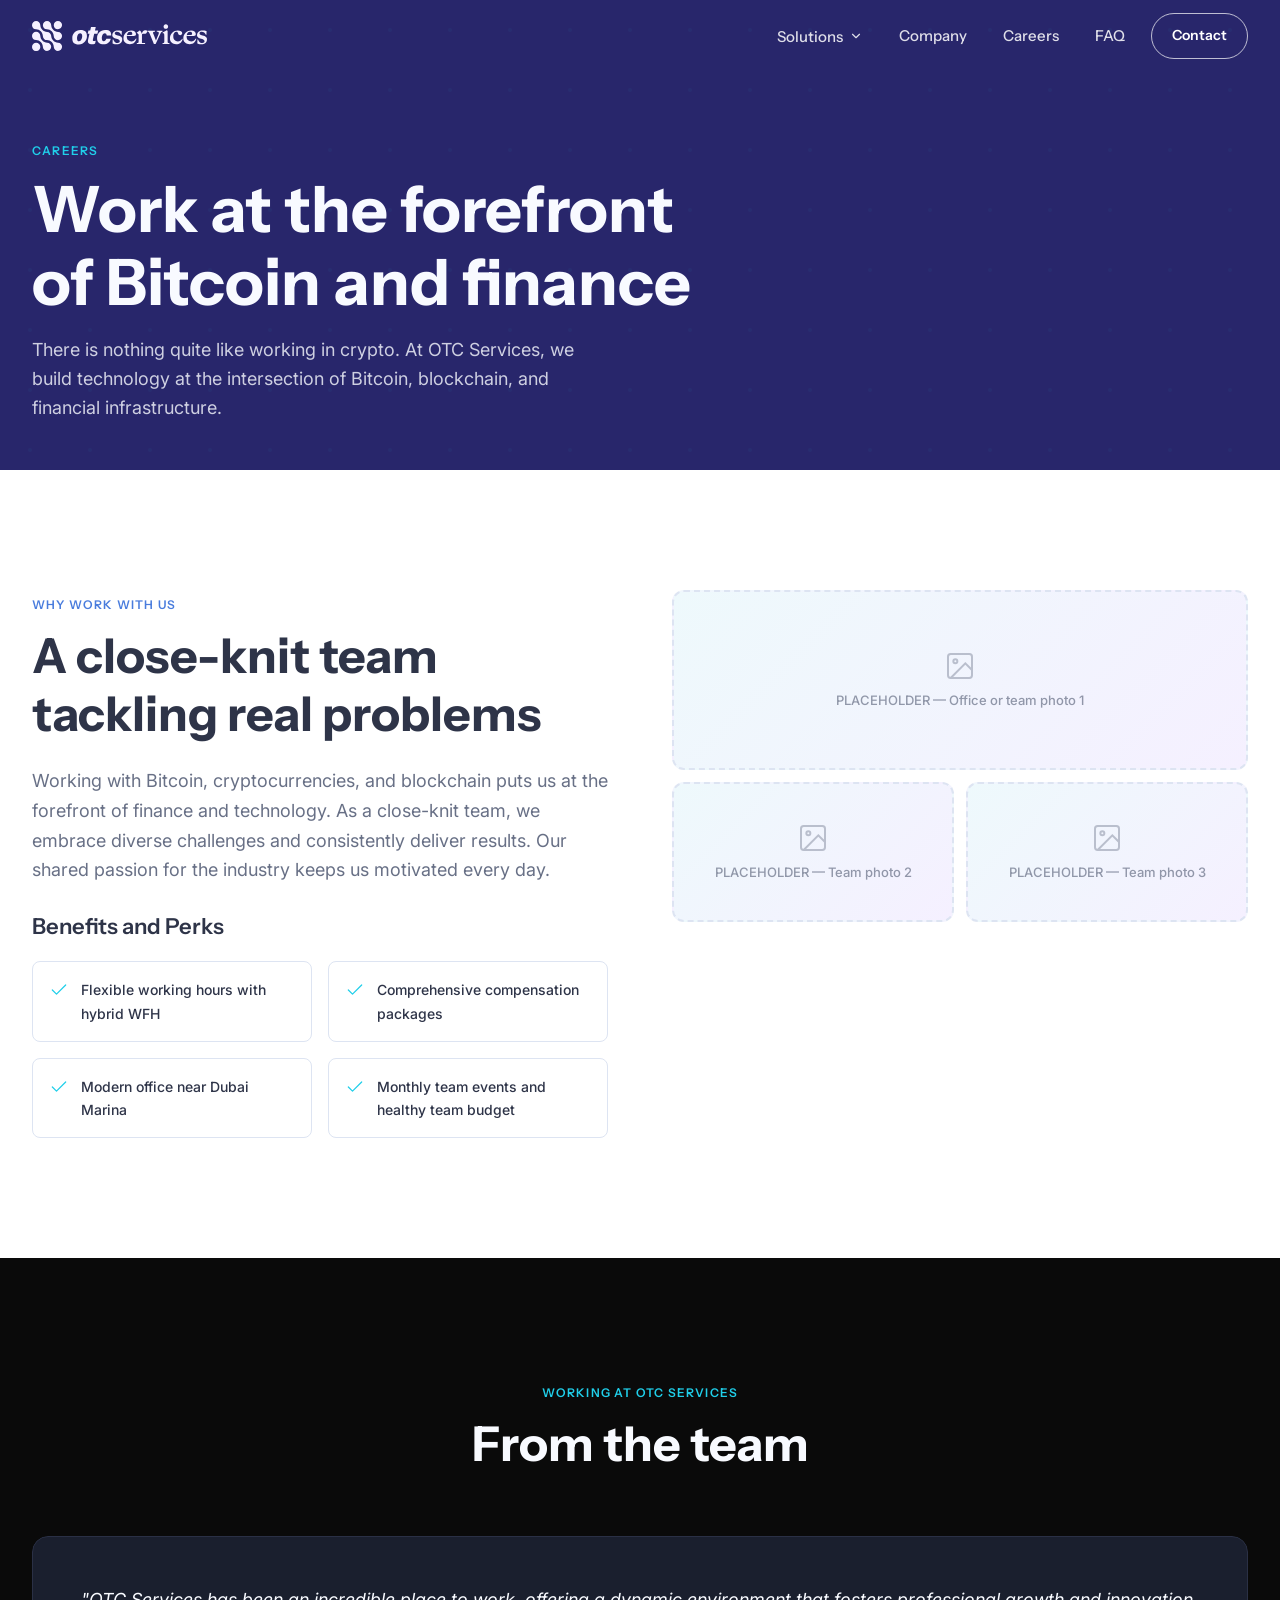
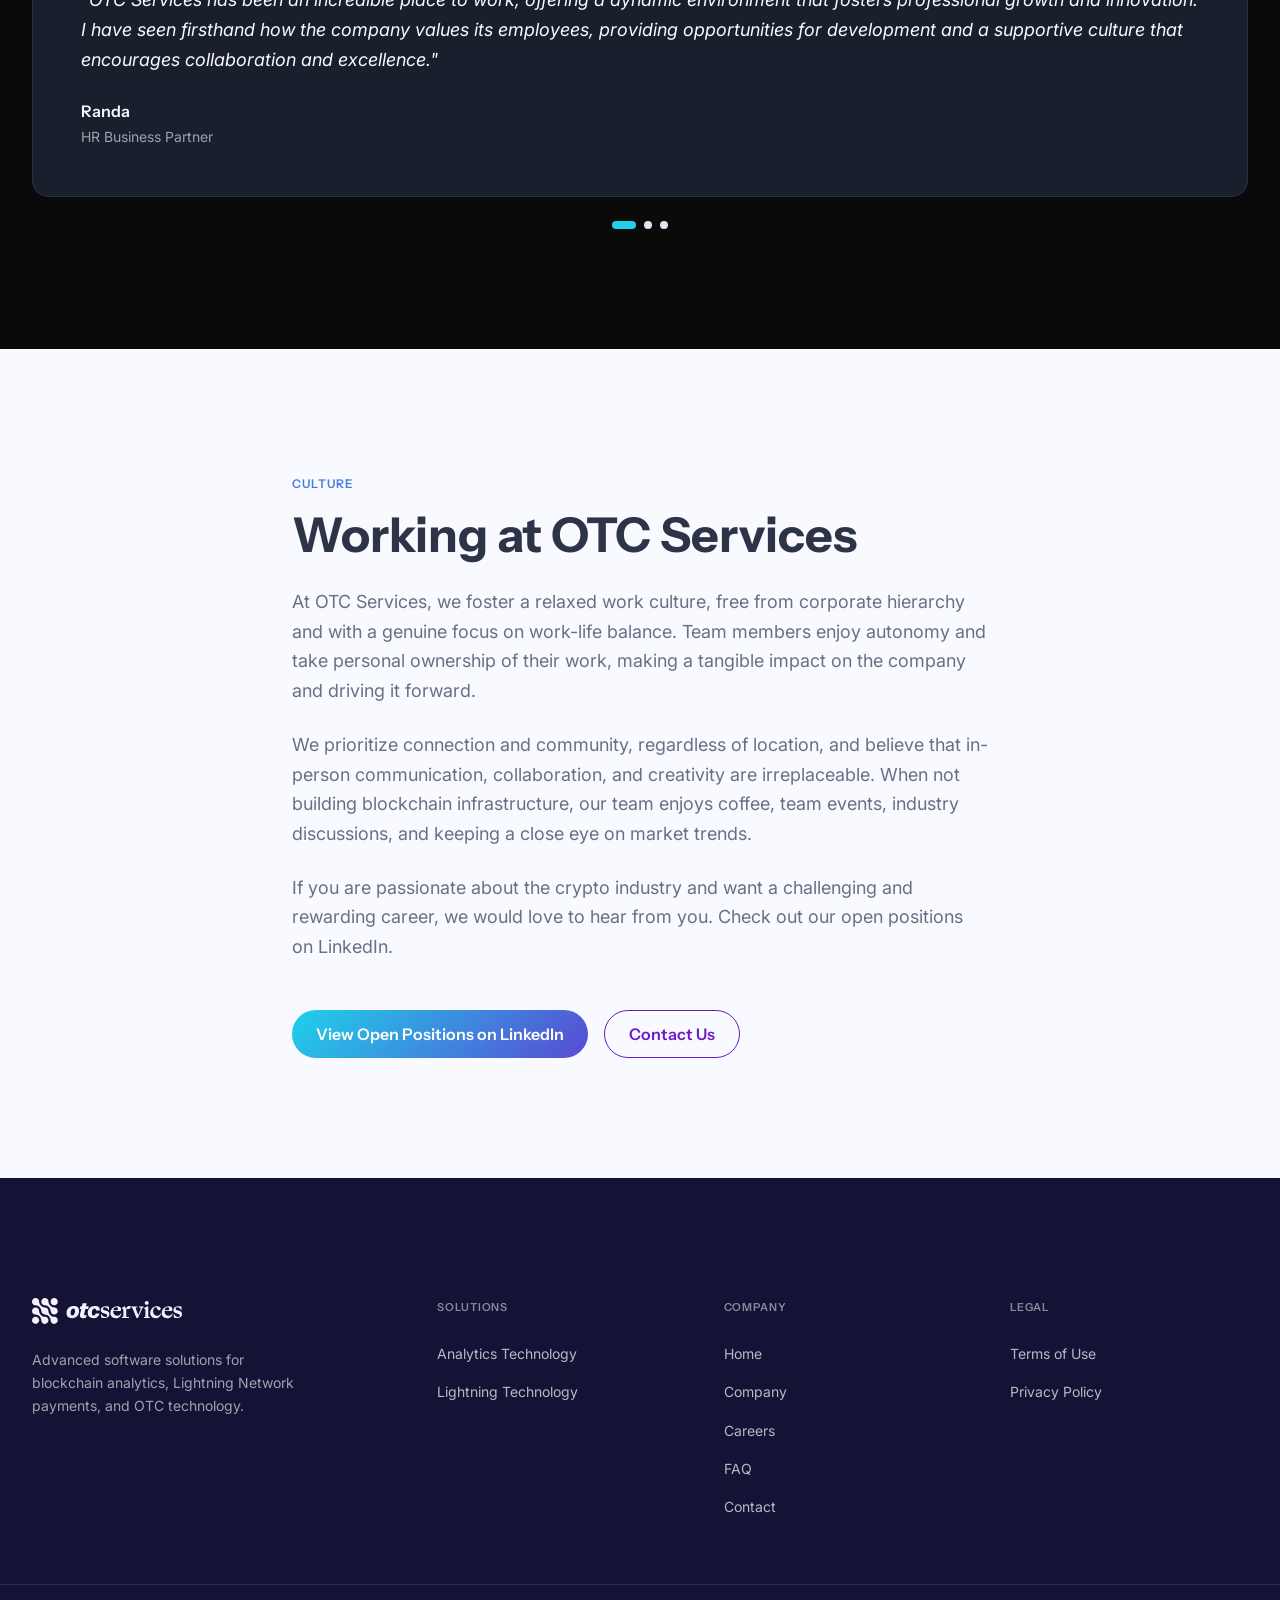
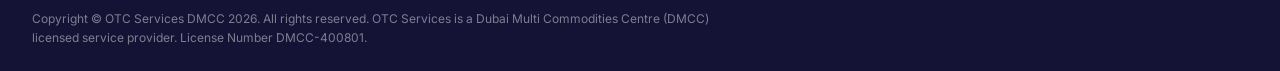
<file: careers.html>
<!DOCTYPE html>
<html lang="en">
<head>
  <meta charset="UTF-8">
  <meta name="viewport" content="width=device-width, initial-scale=1.0">
  <title>Careers | OTC Services</title>
  <meta name="description" content="Join the OTC Services team in Dubai. Work at the intersection of Bitcoin, blockchain, and financial technology with a close-knit, expert team.">
  <link rel="stylesheet" href="css/main.css?v=21">
</head>
<body>

  <a class="skip-link" href="#main-content">Skip to main content</a>

  <header>
    <nav class="site-nav" aria-label="Main">
      <div class="container">
        <div class="nav-inner">
          <a href="index.html" class="nav-logo" aria-label="OTC Services home">
            <img src="assets/logo-white.svg" alt="OTC Services" width="160" height="28">
          </a>
          <div class="nav-links" role="list">
            <div class="nav-dropdown" role="listitem">
              <button class="nav-dropdown-toggle" aria-haspopup="true" aria-expanded="false">
                Solutions
                <svg xmlns="http://www.w3.org/2000/svg" viewBox="0 0 24 24" fill="none" stroke="currentColor" stroke-width="2" stroke-linecap="round" stroke-linejoin="round" aria-hidden="true"><polyline points="6 9 12 15 18 9"></polyline></svg>
              </button>
              <div class="nav-dropdown-menu">
                <a href="analytics.html">Analytics Technology<span class="nav-item-desc">Blockchain data analytics and wallet labeling</span></a>
                <a href="lightning.html">Lightning Technology<span class="nav-item-desc">LN payment infrastructure for PSPs</span></a>
              </div>
            </div>
                        <a href="company.html" role="listitem">Company</a>
            <a href="careers.html" role="listitem">Careers</a>
            <a href="faq.html" role="listitem">FAQ</a>
          </div>
          <a href="contact.html" class="nav-cta">Contact</a>
          <button class="nav-mobile-toggle" aria-label="Open navigation" aria-expanded="false">
            <span></span><span></span><span></span>
          </button>
        </div>
      </div>
    </nav>
  </header>

  <main id="main-content">

    <section class="page-hero" id="page-hero-section">
      <div class="container">
        <div class="page-hero-content">
          <span class="overline">Careers</span>
          <h1>Work at the forefront<br>of Bitcoin and finance</h1>
          <p>There is nothing quite like working in crypto. At OTC Services, we build technology at the intersection of Bitcoin, blockchain, and financial infrastructure.</p>
        </div>
      </div>
    </section>

    <!-- Why work with us -->
    <section class="section section-white">
      <div class="container">
        <div style="display: grid; grid-template-columns: 1fr 1fr; gap: 64px; align-items: start;">
          <div>
            <span class="overline overline-navy">Why Work With Us</span>
            <h2 style="font-family: var(--font-primary); font-size: var(--text-h2); font-weight: 700; color: var(--color-text); line-height: 1.2; margin-bottom: var(--space-5);">A close-knit team tackling real problems</h2>
            <p style="font-size: var(--text-body-lg); color: var(--color-text-secondary); line-height: 1.65; margin-bottom: var(--space-5);">Working with Bitcoin, cryptocurrencies, and blockchain puts us at the forefront of finance and technology. As a close-knit team, we embrace diverse challenges and consistently deliver results. Our shared passion for the industry keeps us motivated every day.</p>

            <h3 style="font-family: var(--font-primary); font-size: var(--text-h4); font-weight: 600; color: var(--color-text); margin-bottom: var(--space-4);">Benefits and Perks</h3>
            <div class="careers-benefits">
              <div class="benefit-item">
                <svg class="benefit-icon" xmlns="http://www.w3.org/2000/svg" viewBox="0 0 24 24" fill="none" stroke="currentColor" stroke-width="1.5" stroke-linecap="round" stroke-linejoin="round" aria-hidden="true"><polyline points="20 6 9 17 4 12"></polyline></svg>
                <p>Flexible working hours with hybrid WFH</p>
              </div>
              <div class="benefit-item">
                <svg class="benefit-icon" xmlns="http://www.w3.org/2000/svg" viewBox="0 0 24 24" fill="none" stroke="currentColor" stroke-width="1.5" stroke-linecap="round" stroke-linejoin="round" aria-hidden="true"><polyline points="20 6 9 17 4 12"></polyline></svg>
                <p>Comprehensive compensation packages</p>
              </div>
              <div class="benefit-item">
                <svg class="benefit-icon" xmlns="http://www.w3.org/2000/svg" viewBox="0 0 24 24" fill="none" stroke="currentColor" stroke-width="1.5" stroke-linecap="round" stroke-linejoin="round" aria-hidden="true"><polyline points="20 6 9 17 4 12"></polyline></svg>
                <p>Modern office near Dubai Marina</p>
              </div>
              <div class="benefit-item">
                <svg class="benefit-icon" xmlns="http://www.w3.org/2000/svg" viewBox="0 0 24 24" fill="none" stroke="currentColor" stroke-width="1.5" stroke-linecap="round" stroke-linejoin="round" aria-hidden="true"><polyline points="20 6 9 17 4 12"></polyline></svg>
                <p>Monthly team events and healthy team budget</p>
              </div>
            </div>
          </div>

          <!-- Office / team image placeholder -->
          <div>
            <!-- PLACEHOLDER: Replace with office or team photos (3 images in a grid) -->
            <div style="display: grid; grid-template-columns: 1fr 1fr; grid-template-rows: auto auto; gap: 12px;">
              <div class="img-placeholder" style="min-height: 180px; grid-column: 1 / 3;">
                <svg xmlns="http://www.w3.org/2000/svg" viewBox="0 0 24 24" fill="none" stroke="currentColor" stroke-width="1.5"><rect x="3" y="3" width="18" height="18" rx="2"/><circle cx="8.5" cy="8.5" r="1.5"/><polyline points="21 15 16 10 5 21"/></svg>
                <span>PLACEHOLDER — Office or team photo 1</span>
              </div>
              <div class="img-placeholder" style="min-height: 140px;">
                <svg xmlns="http://www.w3.org/2000/svg" viewBox="0 0 24 24" fill="none" stroke="currentColor" stroke-width="1.5"><rect x="3" y="3" width="18" height="18" rx="2"/><circle cx="8.5" cy="8.5" r="1.5"/><polyline points="21 15 16 10 5 21"/></svg>
                <span>PLACEHOLDER — Team photo 2</span>
              </div>
              <div class="img-placeholder" style="min-height: 140px;">
                <svg xmlns="http://www.w3.org/2000/svg" viewBox="0 0 24 24" fill="none" stroke="currentColor" stroke-width="1.5"><rect x="3" y="3" width="18" height="18" rx="2"/><circle cx="8.5" cy="8.5" r="1.5"/><polyline points="21 15 16 10 5 21"/></svg>
                <span>PLACEHOLDER — Team photo 3</span>
              </div>
            </div>
          </div>
        </div>
      </div>
    </section>

    <!-- Testimonials -->
    <section class="section section-dark">
      <div class="container">
        <div class="section-header dark">
          <span class="overline">Working at OTC Services</span>
          <h2 style="color: var(--color-dark-text);">From the team</h2>
        </div>

        <div class="testimonial-carousel" aria-label="Team testimonials" aria-live="polite">
          <div class="testimonial-card active" role="group" aria-label="Testimonial 1 of 3">
            <p class="testimonial-quote">"OTC Services has been an incredible place to work, offering a dynamic environment that fosters professional growth and innovation. I have seen firsthand how the company values its employees, providing opportunities for development and a supportive culture that encourages collaboration and excellence."</p>
            <p class="testimonial-author">Randa</p>
            <p class="testimonial-role">HR Business Partner</p>
          </div>

          <div class="testimonial-card" role="group" aria-label="Testimonial 2 of 3">
            <p class="testimonial-quote">"Being a fully remote Regional Operations Team Leader at OTC Services has been a rewarding experience. The company's strong support system and commitment to clear communication make remote work not only possible but highly effective. I feel connected to my team and empowered to lead, no matter where I am in the world."</p>
            <p class="testimonial-author">Lisa</p>
            <p class="testimonial-role">Regional Operations Team Lead</p>
          </div>

          <div class="testimonial-card" role="group" aria-label="Testimonial 3 of 3">
            <p class="testimonial-quote">"Working as a Trading Operations Supervisor at OTC Services has been both challenging and fulfilling. The fast-paced environment keeps me engaged, and the company's dedication to innovation ensures that I am always learning and growing. I feel like I am making a real impact here, surrounded by a team that values collaboration and excellence."</p>
            <p class="testimonial-author">Ronnie</p>
            <p class="testimonial-role">Trading Operations Supervisor</p>
          </div>
        </div>

        <div class="carousel-controls" role="tablist" aria-label="Testimonial navigation">
          <button class="carousel-dot active" role="tab" aria-selected="true" aria-label="Testimonial 1" onclick=""></button>
          <button class="carousel-dot" role="tab" aria-selected="false" aria-label="Testimonial 2" onclick=""></button>
          <button class="carousel-dot" role="tab" aria-selected="false" aria-label="Testimonial 3" onclick=""></button>
        </div>
      </div>
    </section>

    <!-- Working at OTC Services -->
    <section class="section section-offwhite">
      <div class="container" style="max-width: 760px; margin: 0 auto;">
        <span class="overline overline-navy">Culture</span>
        <h2 style="font-family: var(--font-primary); font-size: var(--text-h2); font-weight: 700; color: var(--color-text); line-height: 1.2; margin-bottom: var(--space-5);">Working at OTC Services</h2>
        <p style="font-size: var(--text-body-lg); color: var(--color-text-secondary); line-height: 1.65; margin-bottom: var(--space-5);">At OTC Services, we foster a relaxed work culture, free from corporate hierarchy and with a genuine focus on work-life balance. Team members enjoy autonomy and take personal ownership of their work, making a tangible impact on the company and driving it forward.</p>
        <p style="font-size: var(--text-body-lg); color: var(--color-text-secondary); line-height: 1.65; margin-bottom: var(--space-5);">We prioritize connection and community, regardless of location, and believe that in-person communication, collaboration, and creativity are irreplaceable. When not building blockchain infrastructure, our team enjoys coffee, team events, industry discussions, and keeping a close eye on market trends.</p>
        <p style="font-size: var(--text-body-lg); color: var(--color-text-secondary); line-height: 1.65; margin-bottom: var(--space-8);">If you are passionate about the crypto industry and want a challenging and rewarding career, we would love to hear from you. Check out our open positions on LinkedIn.</p>
        <div style="display: flex; gap: var(--space-4); flex-wrap: wrap;">
          <a href="https://linkedin.com" target="_blank" rel="noopener noreferrer" class="btn btn-primary">
            View Open Positions on LinkedIn
          </a>
          <a href="contact.html" class="btn btn-secondary">Contact Us</a>
        </div>
      </div>
    </section>

  </main>

  <footer class="site-footer">
    <div class="container">
      <div class="footer-grid">
        <div class="footer-brand"><a href="index.html"><img src="assets/logo-white.svg" alt="OTC Services" width="150" height="26"></a><p>Advanced software solutions for blockchain analytics, Lightning Network payments, and OTC technology.</p></div>
                <nav class="footer-col" aria-label="Solutions links">
          <h4>Solutions</h4>
          <ul>
            <li><a href="analytics.html">Analytics Technology</a></li>
            <li><a href="lightning.html">Lightning Technology</a></li>
          </ul>
        </nav>

        <nav class="footer-col" aria-label="Company links">
          <h4>Company</h4>
          <ul>
            <li><a href="index.html">Home</a></li>
            <li><a href="company.html">Company</a></li>
            <li><a href="careers.html">Careers</a></li>
            <li><a href="faq.html">FAQ</a></li>
            <li><a href="contact.html">Contact</a></li>
          </ul>
        </nav>

        <nav class="footer-col" aria-label="Legal links">
          <h4>Legal</h4>
          <ul>
            <li><a href="terms.html">Terms of Use</a></li>
            <li><a href="privacy.html">Privacy Policy</a></li>
          </ul>
        </nav>
</div>
    </div>
      <div class="footer-bottom">
      <div class="container">
        <p class="footer-legal">Copyright &copy; OTC Services DMCC 2026. All rights reserved. OTC Services is a Dubai Multi Commodities Centre (DMCC) licensed service provider. License Number DMCC-400801.</p>
      </div>
    </div>
  </footer>

  <script src="js/main.js"></script>
</body>
</html>
</file>
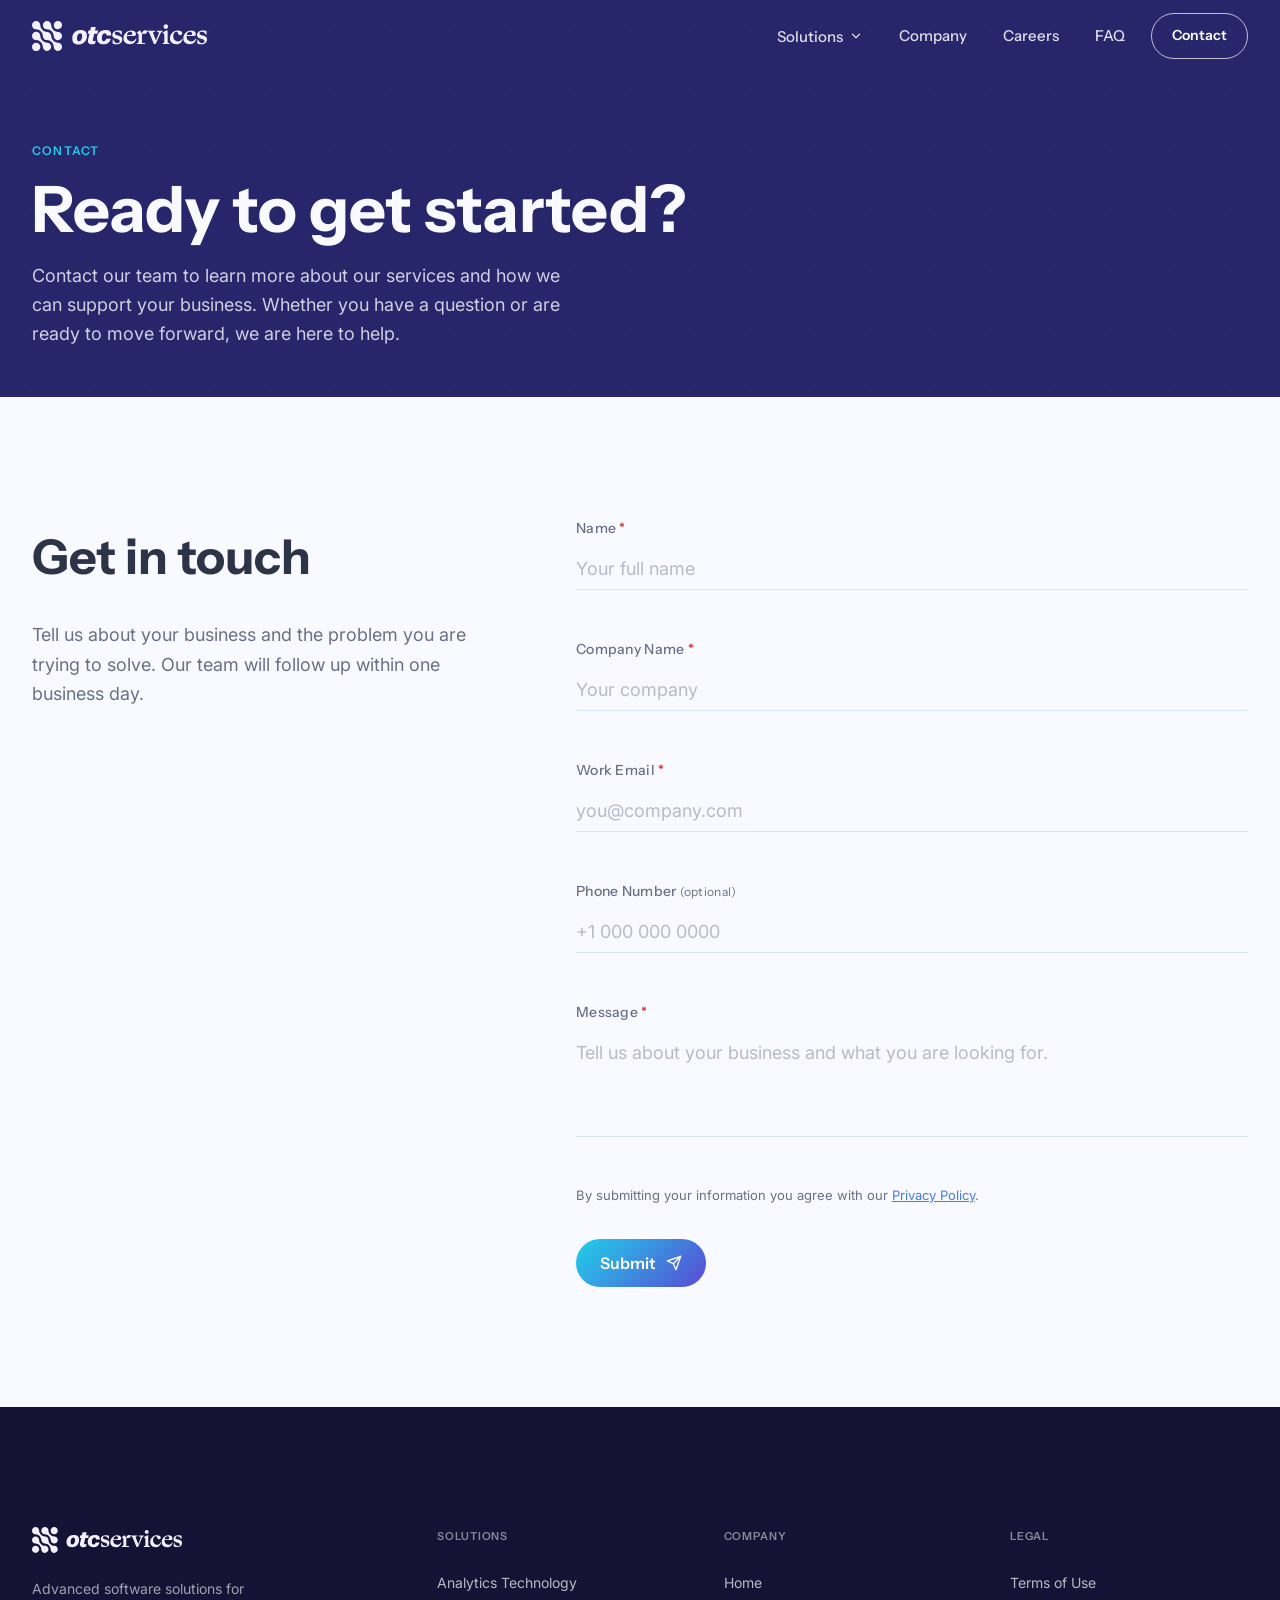
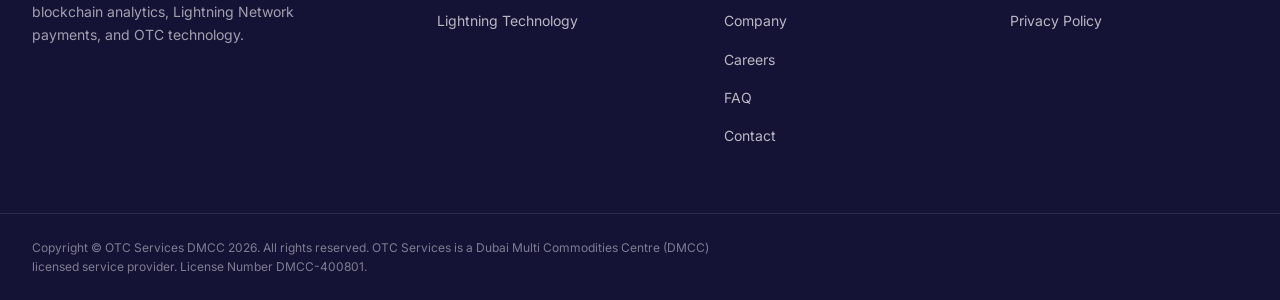
<file: contact.html>
<!DOCTYPE html>
<html lang="en">
<head>
  <meta charset="UTF-8">
  <meta name="viewport" content="width=device-width, initial-scale=1.0">
  <title>Contact | OTC Services</title>
  <meta name="description" content="Get in touch with OTC Services DMCC. Talk to our team about blockchain analytics, Lightning Network payments, and software development.">
  <link rel="stylesheet" href="css/main.css?v=21">
</head>
<body>

  <a class="skip-link" href="#main-content">Skip to main content</a>

  <header>
    <nav class="site-nav" aria-label="Main">
      <div class="container">
        <div class="nav-inner">
          <a href="index.html" class="nav-logo" aria-label="OTC Services home">
            <img src="assets/logo-white.svg" alt="OTC Services" width="160" height="28">
          </a>
          <div class="nav-links" role="list">
            <div class="nav-dropdown" role="listitem">
              <button class="nav-dropdown-toggle" aria-haspopup="true" aria-expanded="false">
                Solutions
                <svg xmlns="http://www.w3.org/2000/svg" viewBox="0 0 24 24" fill="none" stroke="currentColor" stroke-width="2" stroke-linecap="round" stroke-linejoin="round" aria-hidden="true"><polyline points="6 9 12 15 18 9"></polyline></svg>
              </button>
              <div class="nav-dropdown-menu">
                <a href="analytics.html">Analytics Technology<span class="nav-item-desc">Blockchain data analytics and wallet labeling</span></a>
                <a href="lightning.html">Lightning Technology<span class="nav-item-desc">LN payment infrastructure for PSPs</span></a>
              </div>
            </div>
                        <a href="company.html" role="listitem">Company</a>
            <a href="careers.html" role="listitem">Careers</a>
            <a href="faq.html" role="listitem">FAQ</a>
          </div>
          <a href="contact.html" class="nav-cta">Contact</a>
          <button class="nav-mobile-toggle" aria-label="Open navigation" aria-expanded="false">
            <span></span><span></span><span></span>
          </button>
        </div>
      </div>
    </nav>
  </header>

  <main id="main-content">

    <section class="page-hero" id="page-hero-section">
      <div class="container">
        <div class="page-hero-content">
          <span class="overline">Contact</span>
          <h1>Ready to get started?</h1>
          <p>Contact our team to learn more about our services and how we can support your business. Whether you have a question or are ready to move forward, we are here to help.</p>
        </div>
      </div>
    </section>

    <section class="section section-offwhite">
      <div class="container">
        <div class="contact-grid">

          <div class="contact-info">
            <h2>Get in touch</h2>
            <p>Tell us about your business and the problem you are trying to solve. Our team will follow up within one business day.</p>


          </div>

          <div class="form-minimal">
            <form data-form="contact" novalidate>
              <div class="form-success" role="alert">
                <svg xmlns="http://www.w3.org/2000/svg" width="18" height="18" viewBox="0 0 24 24" fill="none" stroke="currentColor" stroke-width="2" stroke-linecap="round" stroke-linejoin="round" aria-hidden="true"><polyline points="20 6 9 17 4 12"></polyline></svg>
                Thank you. Your message has been received. We will be in touch shortly.
              </div>
              <div class="form-error-msg" role="alert">
                Something went wrong. Please try again or email us directly.
              </div>

              <div class="form-line-group">
                <label class="form-line-label" for="name">Name <span class="form-required" aria-label="required">*</span></label>
                <input class="form-line-input" type="text" id="name" name="name" autocomplete="name" aria-required="true" required placeholder="Your full name">
              </div>

              <div class="form-line-group">
                <label class="form-line-label" for="company">Company Name <span class="form-required" aria-label="required">*</span></label>
                <input class="form-line-input" type="text" id="company" name="company" autocomplete="organization" aria-required="true" required placeholder="Your company">
              </div>

              <div class="form-line-group">
                <label class="form-line-label" for="email">Work Email <span class="form-required" aria-label="required">*</span></label>
                <input class="form-line-input" type="email" id="email" name="email" autocomplete="work email" aria-required="true" required placeholder="you@company.com">
              </div>

              <div class="form-line-group">
                <label class="form-line-label" for="phone">Phone Number <span class="form-optional">(optional)</span></label>
                <input class="form-line-input" type="tel" id="phone" name="phone" autocomplete="tel" placeholder="+1 000 000 0000">
              </div>

              <div class="form-line-group">
                <label class="form-line-label" for="message">Message <span class="form-required" aria-label="required">*</span></label>
                <textarea class="form-line-textarea" id="message" name="message" rows="4" aria-required="true" required placeholder="Tell us about your business and what you are looking for."></textarea>
              </div>

              <p class="form-privacy">
                By submitting your information you agree with our <a href="privacy.html">Privacy Policy</a>.
              </p>

              <button type="submit" class="btn btn-primary form-submit-btn" data-label="Submit">
                Submit
                <svg xmlns="http://www.w3.org/2000/svg" width="16" height="16" viewBox="0 0 24 24" fill="none" stroke="currentColor" stroke-width="2" stroke-linecap="round" stroke-linejoin="round" aria-hidden="true"><line x1="22" y1="2" x2="11" y2="13"></line><polygon points="22 2 15 22 11 13 2 9 22 2"></polygon></svg>
              </button>
            </form>
          </div>

        </div>
      </div>
    </section>

  </main>

  <footer class="site-footer">
    <div class="container">
      <div class="footer-grid">
        <div class="footer-brand">
          <a href="index.html"><img src="assets/logo-white.svg" alt="OTC Services" width="150" height="26"></a>
          <p>Advanced software solutions for blockchain analytics, Lightning Network payments, and OTC technology.</p>
        </div>
                <nav class="footer-col" aria-label="Solutions links">
          <h4>Solutions</h4>
          <ul>
            <li><a href="analytics.html">Analytics Technology</a></li>
            <li><a href="lightning.html">Lightning Technology</a></li>
          </ul>
        </nav>

        <nav class="footer-col" aria-label="Company links">
          <h4>Company</h4>
          <ul>
            <li><a href="index.html">Home</a></li>
            <li><a href="company.html">Company</a></li>
            <li><a href="careers.html">Careers</a></li>
            <li><a href="faq.html">FAQ</a></li>
            <li><a href="contact.html">Contact</a></li>
          </ul>
        </nav>

        <nav class="footer-col" aria-label="Legal links">
          <h4>Legal</h4>
          <ul>
            <li><a href="terms.html">Terms of Use</a></li>
            <li><a href="privacy.html">Privacy Policy</a></li>
          </ul>
        </nav>
</div>
    </div>
      <div class="footer-bottom">
      <div class="container">
        <p class="footer-legal">Copyright &copy; OTC Services DMCC 2026. All rights reserved. OTC Services is a Dubai Multi Commodities Centre (DMCC) licensed service provider. License Number DMCC-400801.</p>
      </div>
    </div>
  </footer>

  <script src="js/main.js"></script>
</body>
</html>
</file>
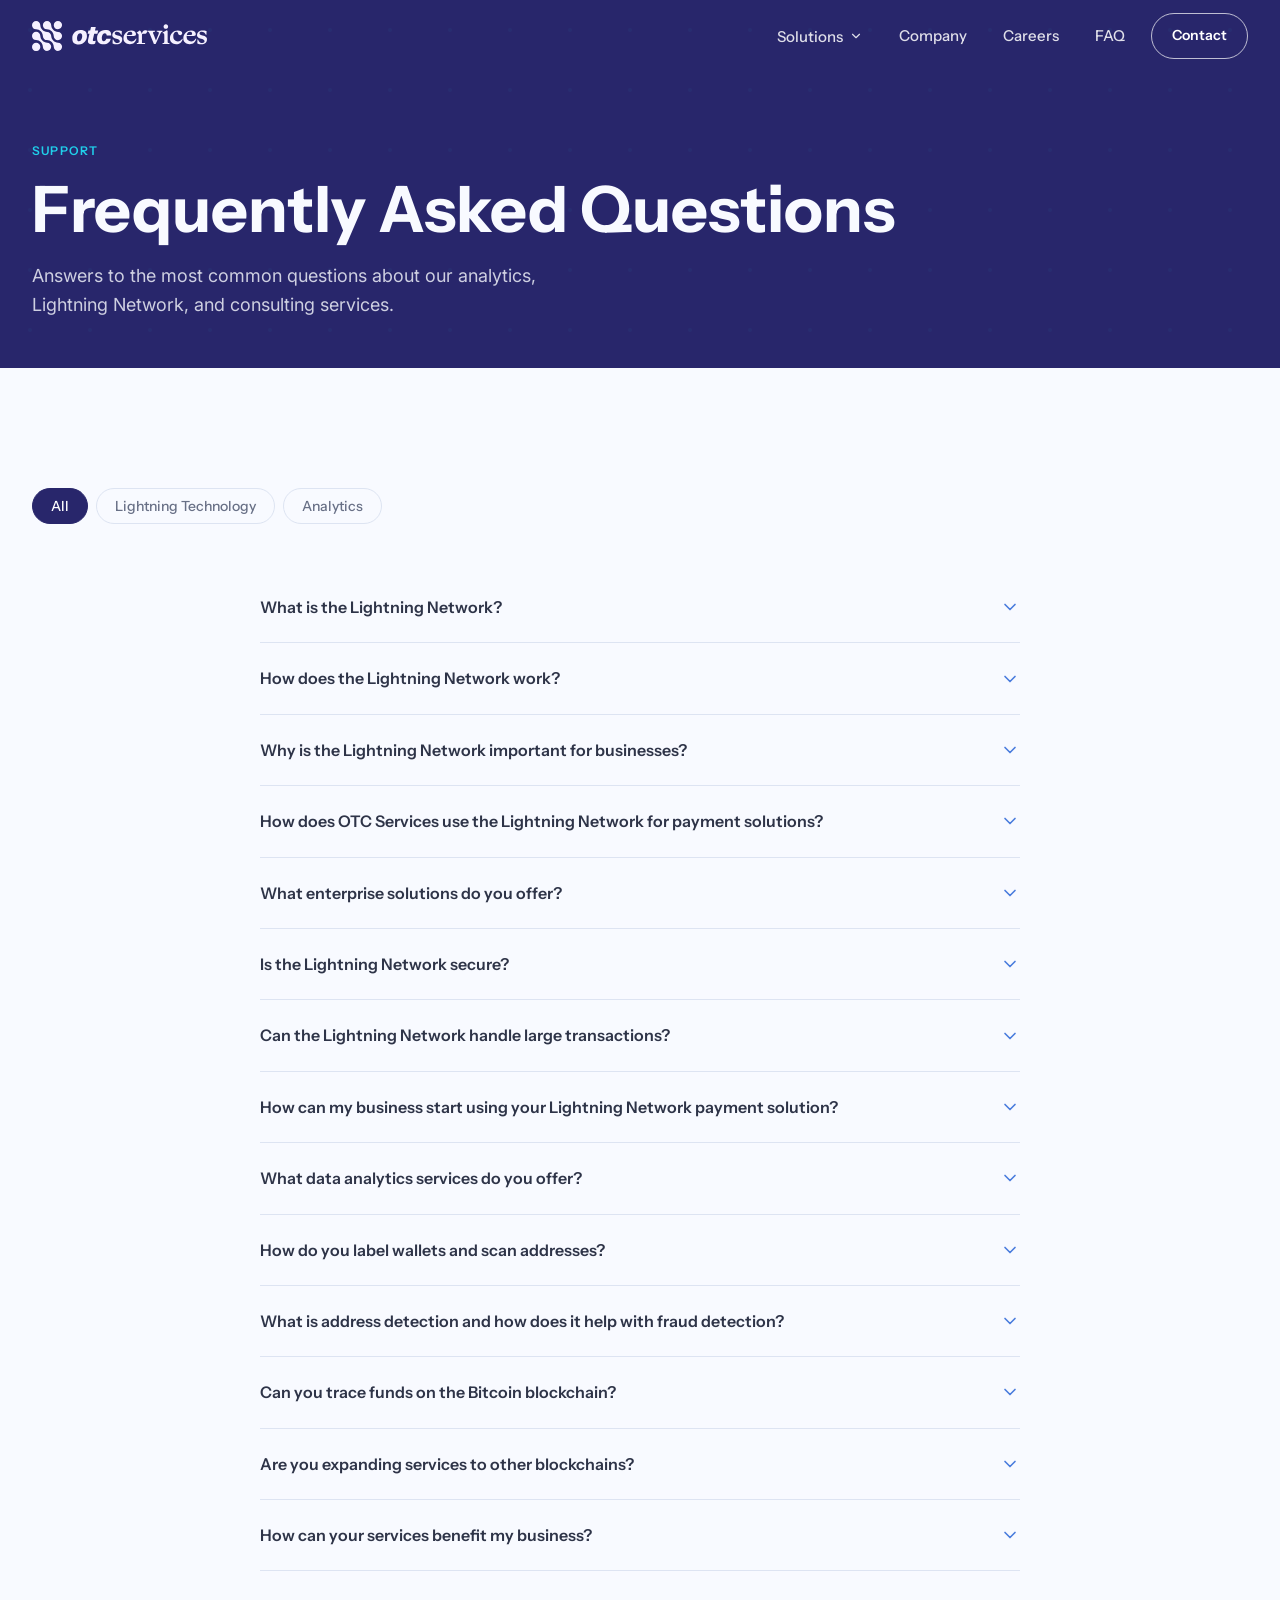
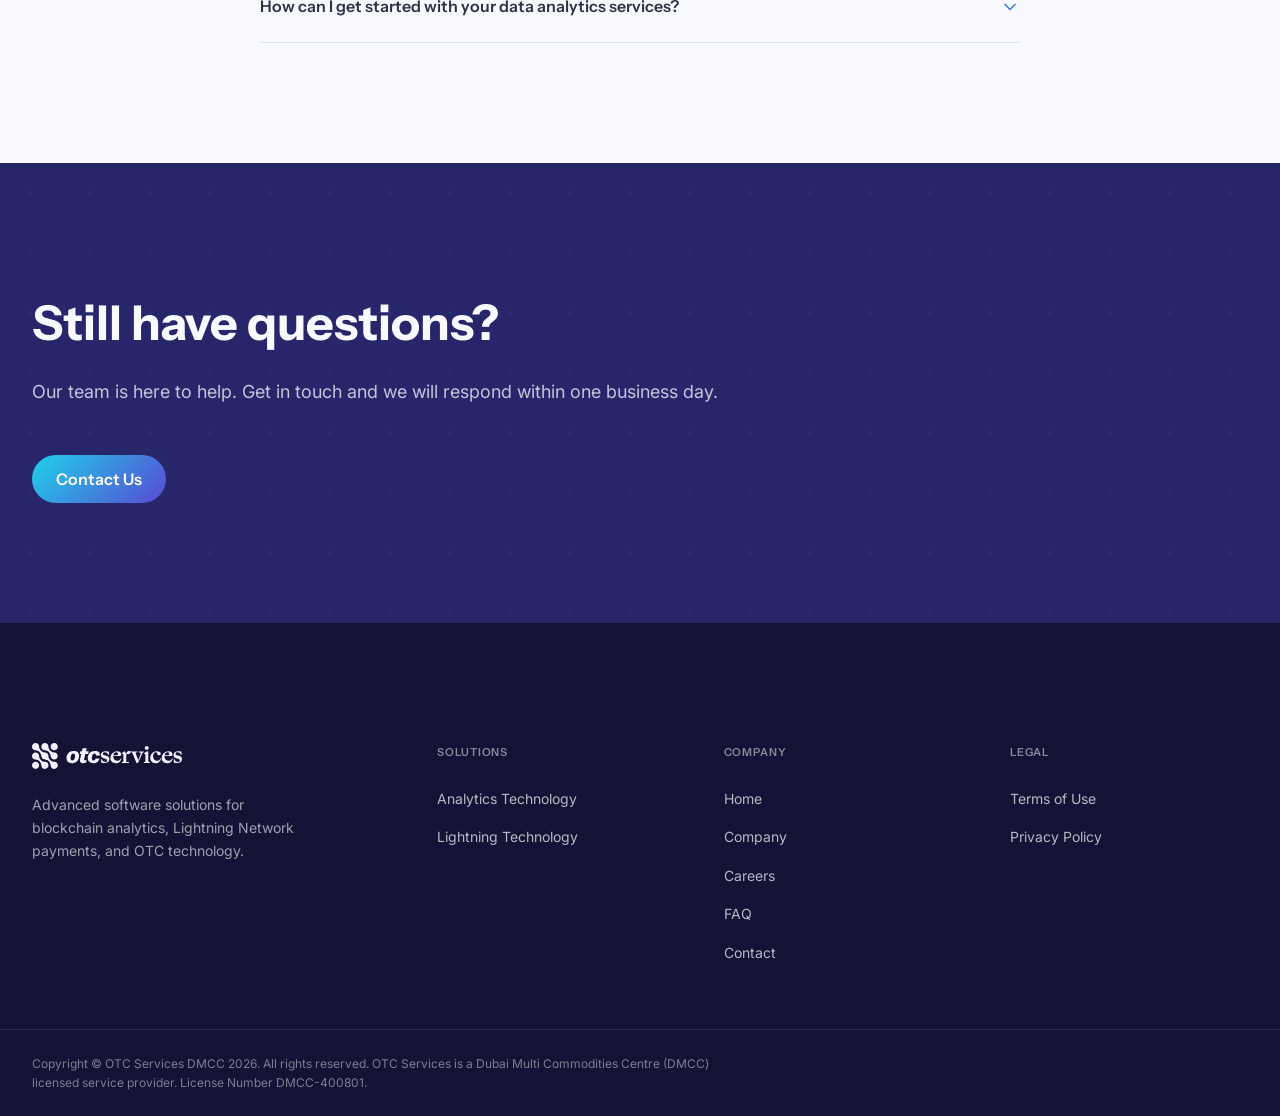
<file: faq.html>
<!DOCTYPE html>
<html lang="en">
<head>
  <meta charset="UTF-8">
  <meta name="viewport" content="width=device-width, initial-scale=1.0">
  <title>FAQ | OTC Services</title>
  <meta name="description" content="Frequently asked questions about OTC Services DMCC analytics technology, Lightning Network payments, and software development.">
  <link rel="stylesheet" href="css/main.css?v=21">
</head>
<body>

  <a class="skip-link" href="#main-content">Skip to main content</a>

  <header>
    <nav class="site-nav" aria-label="Main">
      <div class="container">
        <div class="nav-inner">
          <a href="index.html" class="nav-logo" aria-label="OTC Services home">
            <img src="assets/logo-white.svg" alt="OTC Services" width="160" height="28">
          </a>
          <div class="nav-links" role="list">
            <div class="nav-dropdown" role="listitem">
              <button class="nav-dropdown-toggle" aria-haspopup="true" aria-expanded="false">
                Solutions
                <svg xmlns="http://www.w3.org/2000/svg" viewBox="0 0 24 24" fill="none" stroke="currentColor" stroke-width="2" stroke-linecap="round" stroke-linejoin="round" aria-hidden="true"><polyline points="6 9 12 15 18 9"></polyline></svg>
              </button>
              <div class="nav-dropdown-menu">
                <a href="analytics.html">Analytics Technology<span class="nav-item-desc">Blockchain data analytics and wallet labeling</span></a>
                <a href="lightning.html">Lightning Technology<span class="nav-item-desc">LN payment infrastructure for PSPs</span></a>
              </div>
            </div>
                        <a href="company.html" role="listitem">Company</a>
            <a href="careers.html" role="listitem">Careers</a>
            <a href="faq.html" role="listitem">FAQ</a>
          </div>
          <a href="contact.html" class="nav-cta">Contact</a>
          <button class="nav-mobile-toggle" aria-label="Open navigation" aria-expanded="false">
            <span></span><span></span><span></span>
          </button>
        </div>
      </div>
    </nav>
  </header>

  <main id="main-content">

    <section class="page-hero" id="page-hero-section">
      <div class="container">
        <div class="page-hero-content">
          <span class="overline">Support</span>
          <h1>Frequently Asked Questions</h1>
          <p>Answers to the most common questions about our analytics, Lightning Network, and consulting services.</p>
        </div>
      </div>
    </section>

    <section class="section section-offwhite">
      <div class="container">

        <div class="faq-tabs" role="tablist" aria-label="FAQ categories">
          <button class="faq-tab active" data-filter="all" role="tab" aria-selected="true">All</button>
          <button class="faq-tab" data-filter="lightning" role="tab" aria-selected="false">Lightning Technology</button>
          <button class="faq-tab" data-filter="analytics" role="tab" aria-selected="false">Analytics</button>
        </div>

        <div class="faq-list">

          <!-- Lightning Network -->
          <div class="faq-item" data-category="lightning">
            <button class="faq-trigger" aria-expanded="false">
              <span class="faq-trigger-text">What is the Lightning Network?</span>
              <svg class="faq-icon" xmlns="http://www.w3.org/2000/svg" viewBox="0 0 24 24" fill="none" stroke="currentColor" stroke-width="2" stroke-linecap="round" stroke-linejoin="round" aria-hidden="true"><polyline points="6 9 12 15 18 9"></polyline></svg>
            </button>
            <div class="faq-body">
              <p>The Lightning Network is a second-layer solution built on top of the Bitcoin blockchain. It enables faster, cheaper transactions by creating a network of payment channels that allow instant transfers between users, without needing to record every transaction on the blockchain.</p>
            </div>
          </div>

          <div class="faq-item" data-category="lightning">
            <button class="faq-trigger" aria-expanded="false">
              <span class="faq-trigger-text">How does the Lightning Network work?</span>
              <svg class="faq-icon" xmlns="http://www.w3.org/2000/svg" viewBox="0 0 24 24" fill="none" stroke="currentColor" stroke-width="2" stroke-linecap="round" stroke-linejoin="round" aria-hidden="true"><polyline points="6 9 12 15 18 9"></polyline></svg>
            </button>
            <div class="faq-body">
              <p>The Lightning Network operates by establishing payment channels between two parties. Once a channel is open, users can send and receive funds instantly with minimal fees. Transactions are only settled on the Bitcoin blockchain when the channel is closed, providing efficiency and scalability.</p>
            </div>
          </div>

          <div class="faq-item" data-category="lightning">
            <button class="faq-trigger" aria-expanded="false">
              <span class="faq-trigger-text">Why is the Lightning Network important for businesses?</span>
              <svg class="faq-icon" xmlns="http://www.w3.org/2000/svg" viewBox="0 0 24 24" fill="none" stroke="currentColor" stroke-width="2" stroke-linecap="round" stroke-linejoin="round" aria-hidden="true"><polyline points="6 9 12 15 18 9"></polyline></svg>
            </button>
            <div class="faq-body">
              <p>The Lightning Network offers several key benefits for businesses. Speed: transactions are nearly instant, improving the overall customer experience. Low fees: costs are significantly reduced, making microtransactions commercially viable. Scalability: the network handles far higher transaction volume than the base Bitcoin blockchain, allowing businesses to grow without hitting settlement bottlenecks.</p>
            </div>
          </div>

          <div class="faq-item" data-category="lightning">
            <button class="faq-trigger" aria-expanded="false">
              <span class="faq-trigger-text">How does OTC Services use the Lightning Network for payment solutions?</span>
              <svg class="faq-icon" xmlns="http://www.w3.org/2000/svg" viewBox="0 0 24 24" fill="none" stroke="currentColor" stroke-width="2" stroke-linecap="round" stroke-linejoin="round" aria-hidden="true"><polyline points="6 9 12 15 18 9"></polyline></svg>
            </button>
            <div class="faq-body">
              <p>We provide a production-ready payment solution for businesses built on the Lightning Network. Our system allows businesses to accept Bitcoin payments with minimal fees, near-instant settlement times, and enhanced scalability. We offer 99.99% uptime, ensuring payment processing is reliable and always available. Easy API integration makes it straightforward to connect our payment systems with your existing platforms.</p>
            </div>
          </div>

          <div class="faq-item" data-category="lightning">
            <button class="faq-trigger" aria-expanded="false">
              <span class="faq-trigger-text">What enterprise solutions do you offer?</span>
              <svg class="faq-icon" xmlns="http://www.w3.org/2000/svg" viewBox="0 0 24 24" fill="none" stroke="currentColor" stroke-width="2" stroke-linecap="round" stroke-linejoin="round" aria-hidden="true"><polyline points="6 9 12 15 18 9"></polyline></svg>
            </button>
            <div class="faq-body">
              <p>We specialize in enterprise-grade payment solutions for large businesses. By partnering with fully compliant, licensed partners worldwide, we ensure our services are secure, reliable, and meet global regulatory standards. Our partner operates one of the largest nodes in the Lightning Network, enhancing the reliability and performance of our services.</p>
            </div>
          </div>

          <div class="faq-item" data-category="lightning">
            <button class="faq-trigger" aria-expanded="false">
              <span class="faq-trigger-text">Is the Lightning Network secure?</span>
              <svg class="faq-icon" xmlns="http://www.w3.org/2000/svg" viewBox="0 0 24 24" fill="none" stroke="currentColor" stroke-width="2" stroke-linecap="round" stroke-linejoin="round" aria-hidden="true"><polyline points="6 9 12 15 18 9"></polyline></svg>
            </button>
            <div class="faq-body">
              <p>Yes. Although the Lightning Network operates off-chain, it relies on the robust security of the Bitcoin blockchain. Smart contracts and cryptographic techniques ensure that transactions are safe and can only be completed with the consent of all involved parties.</p>
            </div>
          </div>

          <div class="faq-item" data-category="lightning">
            <button class="faq-trigger" aria-expanded="false">
              <span class="faq-trigger-text">Can the Lightning Network handle large transactions?</span>
              <svg class="faq-icon" xmlns="http://www.w3.org/2000/svg" viewBox="0 0 24 24" fill="none" stroke="currentColor" stroke-width="2" stroke-linecap="round" stroke-linejoin="round" aria-hidden="true"><polyline points="6 9 12 15 18 9"></polyline></svg>
            </button>
            <div class="faq-body">
              <p>While the Lightning Network excels at microtransactions, it can also manage larger payments. For very large transactions, network liquidity needs to be considered. Our solution optimizes payments of all sizes by intelligently routing transactions through the network to ensure reliability and speed.</p>
            </div>
          </div>

          <div class="faq-item" data-category="lightning">
            <button class="faq-trigger" aria-expanded="false">
              <span class="faq-trigger-text">How can my business start using your Lightning Network payment solution?</span>
              <svg class="faq-icon" xmlns="http://www.w3.org/2000/svg" viewBox="0 0 24 24" fill="none" stroke="currentColor" stroke-width="2" stroke-linecap="round" stroke-linejoin="round" aria-hidden="true"><polyline points="6 9 12 15 18 9"></polyline></svg>
            </button>
            <div class="faq-body">
              <p>Contact us through our website and we will guide you through the integration process. Your business will be able to accept Bitcoin payments via the Lightning Network quickly and with full technical support throughout onboarding and deployment.</p>
            </div>
          </div>

          <!-- Analytics -->
          <div class="faq-item" data-category="analytics">
            <button class="faq-trigger" aria-expanded="false">
              <span class="faq-trigger-text">What data analytics services do you offer?</span>
              <svg class="faq-icon" xmlns="http://www.w3.org/2000/svg" viewBox="0 0 24 24" fill="none" stroke="currentColor" stroke-width="2" stroke-linecap="round" stroke-linejoin="round" aria-hidden="true"><polyline points="6 9 12 15 18 9"></polyline></svg>
            </button>
            <div class="faq-body">
              <p>We offer a range of data analytics services focused on blockchain technology, particularly the Bitcoin network. Our services include labeling wallets, scanning addresses to identify connections, tracing funds across the Bitcoin blockchain, and performing fraud detection for our partners.</p>
            </div>
          </div>

          <div class="faq-item" data-category="analytics">
            <button class="faq-trigger" aria-expanded="false">
              <span class="faq-trigger-text">How do you label wallets and scan addresses?</span>
              <svg class="faq-icon" xmlns="http://www.w3.org/2000/svg" viewBox="0 0 24 24" fill="none" stroke="currentColor" stroke-width="2" stroke-linecap="round" stroke-linejoin="round" aria-hidden="true"><polyline points="6 9 12 15 18 9"></polyline></svg>
            </button>
            <div class="faq-body">
              <p>We use advanced algorithms and analytical tools to label wallets and scan addresses on the Bitcoin blockchain. This identifies connections between different addresses, traces the flow of funds, and detects suspicious activity. By mapping these connections, we provide valuable insights into the relationships between different entities on-chain.</p>
            </div>
          </div>

          <div class="faq-item" data-category="analytics">
            <button class="faq-trigger" aria-expanded="false">
              <span class="faq-trigger-text">What is address detection and how does it help with fraud detection?</span>
              <svg class="faq-icon" xmlns="http://www.w3.org/2000/svg" viewBox="0 0 24 24" fill="none" stroke="currentColor" stroke-width="2" stroke-linecap="round" stroke-linejoin="round" aria-hidden="true"><polyline points="6 9 12 15 18 9"></polyline></svg>
            </button>
            <div class="faq-body">
              <p>Address detection involves analyzing the blockchain to determine if different wallet addresses are connected, directly or indirectly. This is critical for identifying patterns of fraudulent activity such as money laundering or unauthorized transactions. Our fraud detection services help partners safeguard assets and maintain transaction integrity by identifying potential risks early.</p>
            </div>
          </div>

          <div class="faq-item" data-category="analytics">
            <button class="faq-trigger" aria-expanded="false">
              <span class="faq-trigger-text">Can you trace funds on the Bitcoin blockchain?</span>
              <svg class="faq-icon" xmlns="http://www.w3.org/2000/svg" viewBox="0 0 24 24" fill="none" stroke="currentColor" stroke-width="2" stroke-linecap="round" stroke-linejoin="round" aria-hidden="true"><polyline points="6 9 12 15 18 9"></polyline></svg>
            </button>
            <div class="faq-body">
              <p>Yes. We specialize in tracing funds on the Bitcoin blockchain. By following the trail of transactions, we identify the flow of funds between different wallets and addresses. This is useful for recovering lost or stolen assets, investigating suspicious transactions, and satisfying regulatory requirements.</p>
            </div>
          </div>

          <div class="faq-item" data-category="analytics">
            <button class="faq-trigger" aria-expanded="false">
              <span class="faq-trigger-text">Are you expanding services to other blockchains?</span>
              <svg class="faq-icon" xmlns="http://www.w3.org/2000/svg" viewBox="0 0 24 24" fill="none" stroke="currentColor" stroke-width="2" stroke-linecap="round" stroke-linejoin="round" aria-hidden="true"><polyline points="6 9 12 15 18 9"></polyline></svg>
            </button>
            <div class="faq-body">
              <p>Yes. We are actively developing technology to expand services across additional blockchains. As the blockchain ecosystem evolves, we aim to provide comprehensive analytics and fraud detection across multiple networks, ensuring our partners have the tools to navigate an increasingly multi-chain environment.</p>
            </div>
          </div>

          <div class="faq-item" data-category="analytics">
            <button class="faq-trigger" aria-expanded="false">
              <span class="faq-trigger-text">How can your services benefit my business?</span>
              <svg class="faq-icon" xmlns="http://www.w3.org/2000/svg" viewBox="0 0 24 24" fill="none" stroke="currentColor" stroke-width="2" stroke-linecap="round" stroke-linejoin="round" aria-hidden="true"><polyline points="6 9 12 15 18 9"></polyline></svg>
            </button>
            <div class="faq-body">
              <p>Our data analytics services provide deeper insights into blockchain transactions, enhance security, and support compliance with regulations. Whether you need to trace funds, detect fraud, or understand connections between wallets, our services give you the tools and expertise to make informed decisions and protect your assets.</p>
            </div>
          </div>

          <div class="faq-item" data-category="analytics">
            <button class="faq-trigger" aria-expanded="false">
              <span class="faq-trigger-text">How can I get started with your data analytics services?</span>
              <svg class="faq-icon" xmlns="http://www.w3.org/2000/svg" viewBox="0 0 24 24" fill="none" stroke="currentColor" stroke-width="2" stroke-linecap="round" stroke-linejoin="round" aria-hidden="true"><polyline points="6 9 12 15 18 9"></polyline></svg>
            </button>
            <div class="faq-body">
              <p>Contact us through our website or reach out directly to discuss your requirements. Our team will develop a customized solution that meets your needs and helps you use blockchain data analytics effectively.</p>
            </div>
          </div>

        </div>

      </div>
    </section>

    <section class="cta-section">
      <div class="container">
        <h2>Still have questions?</h2>
        <p>Our team is here to help. Get in touch and we will respond within one business day.</p>
        <a href="contact.html" class="btn btn-primary">Contact Us</a>
      </div>
    </section>

  </main>

  <footer class="site-footer">
    <div class="container">
      <div class="footer-grid">
        <div class="footer-brand">
          <a href="index.html"><img src="assets/logo-white.svg" alt="OTC Services" width="150" height="26"></a>
          <p>Advanced software solutions for blockchain analytics, Lightning Network payments, and OTC technology.</p>
        </div>
                <nav class="footer-col" aria-label="Solutions links">
          <h4>Solutions</h4>
          <ul>
            <li><a href="analytics.html">Analytics Technology</a></li>
            <li><a href="lightning.html">Lightning Technology</a></li>
          </ul>
        </nav>

        <nav class="footer-col" aria-label="Company links">
          <h4>Company</h4>
          <ul>
            <li><a href="index.html">Home</a></li>
            <li><a href="company.html">Company</a></li>
            <li><a href="careers.html">Careers</a></li>
            <li><a href="faq.html">FAQ</a></li>
            <li><a href="contact.html">Contact</a></li>
          </ul>
        </nav>

        <nav class="footer-col" aria-label="Legal links">
          <h4>Legal</h4>
          <ul>
            <li><a href="terms.html">Terms of Use</a></li>
            <li><a href="privacy.html">Privacy Policy</a></li>
          </ul>
        </nav>
</div>
    </div>
      <div class="footer-bottom">
      <div class="container">
        <p class="footer-legal">Copyright &copy; OTC Services DMCC 2026. All rights reserved. OTC Services is a Dubai Multi Commodities Centre (DMCC) licensed service provider. License Number DMCC-400801.</p>
      </div>
    </div>
  </footer>

  <script src="js/main.js"></script>
</body>
</html>
</file>
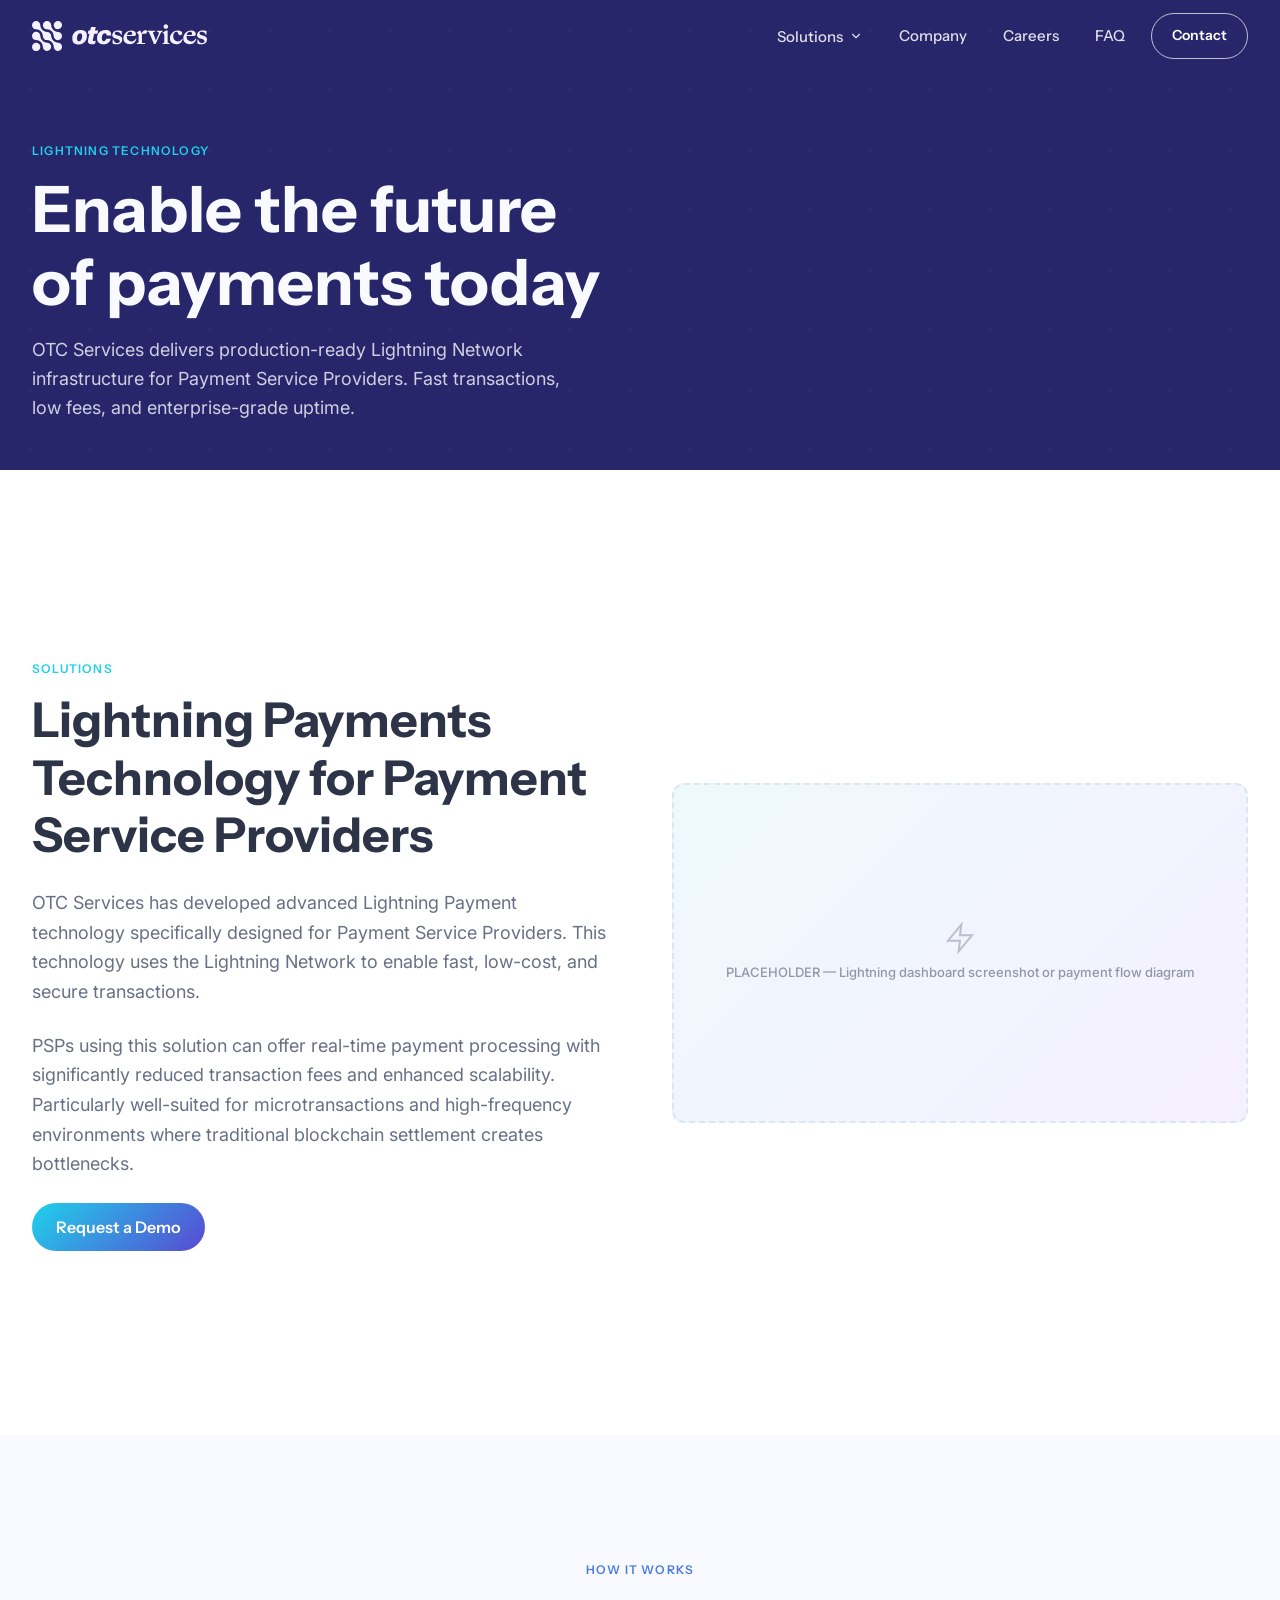
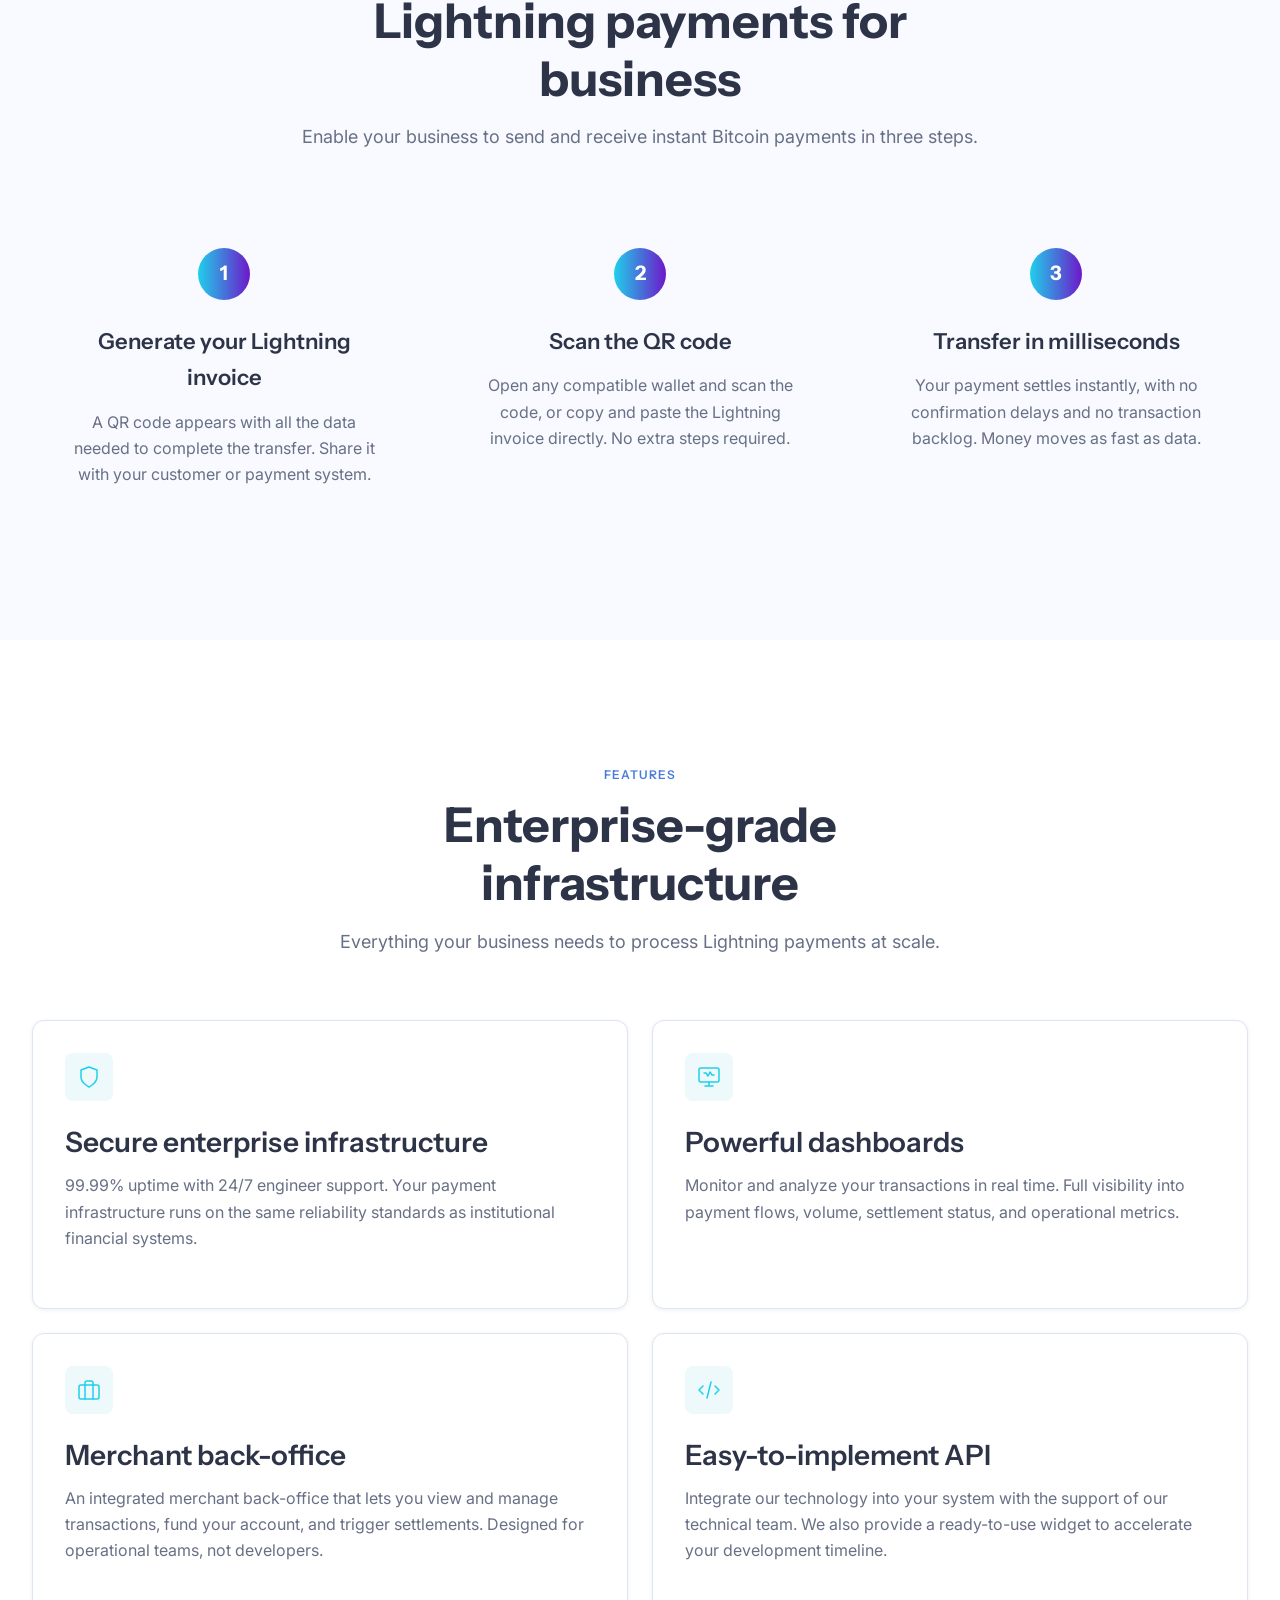
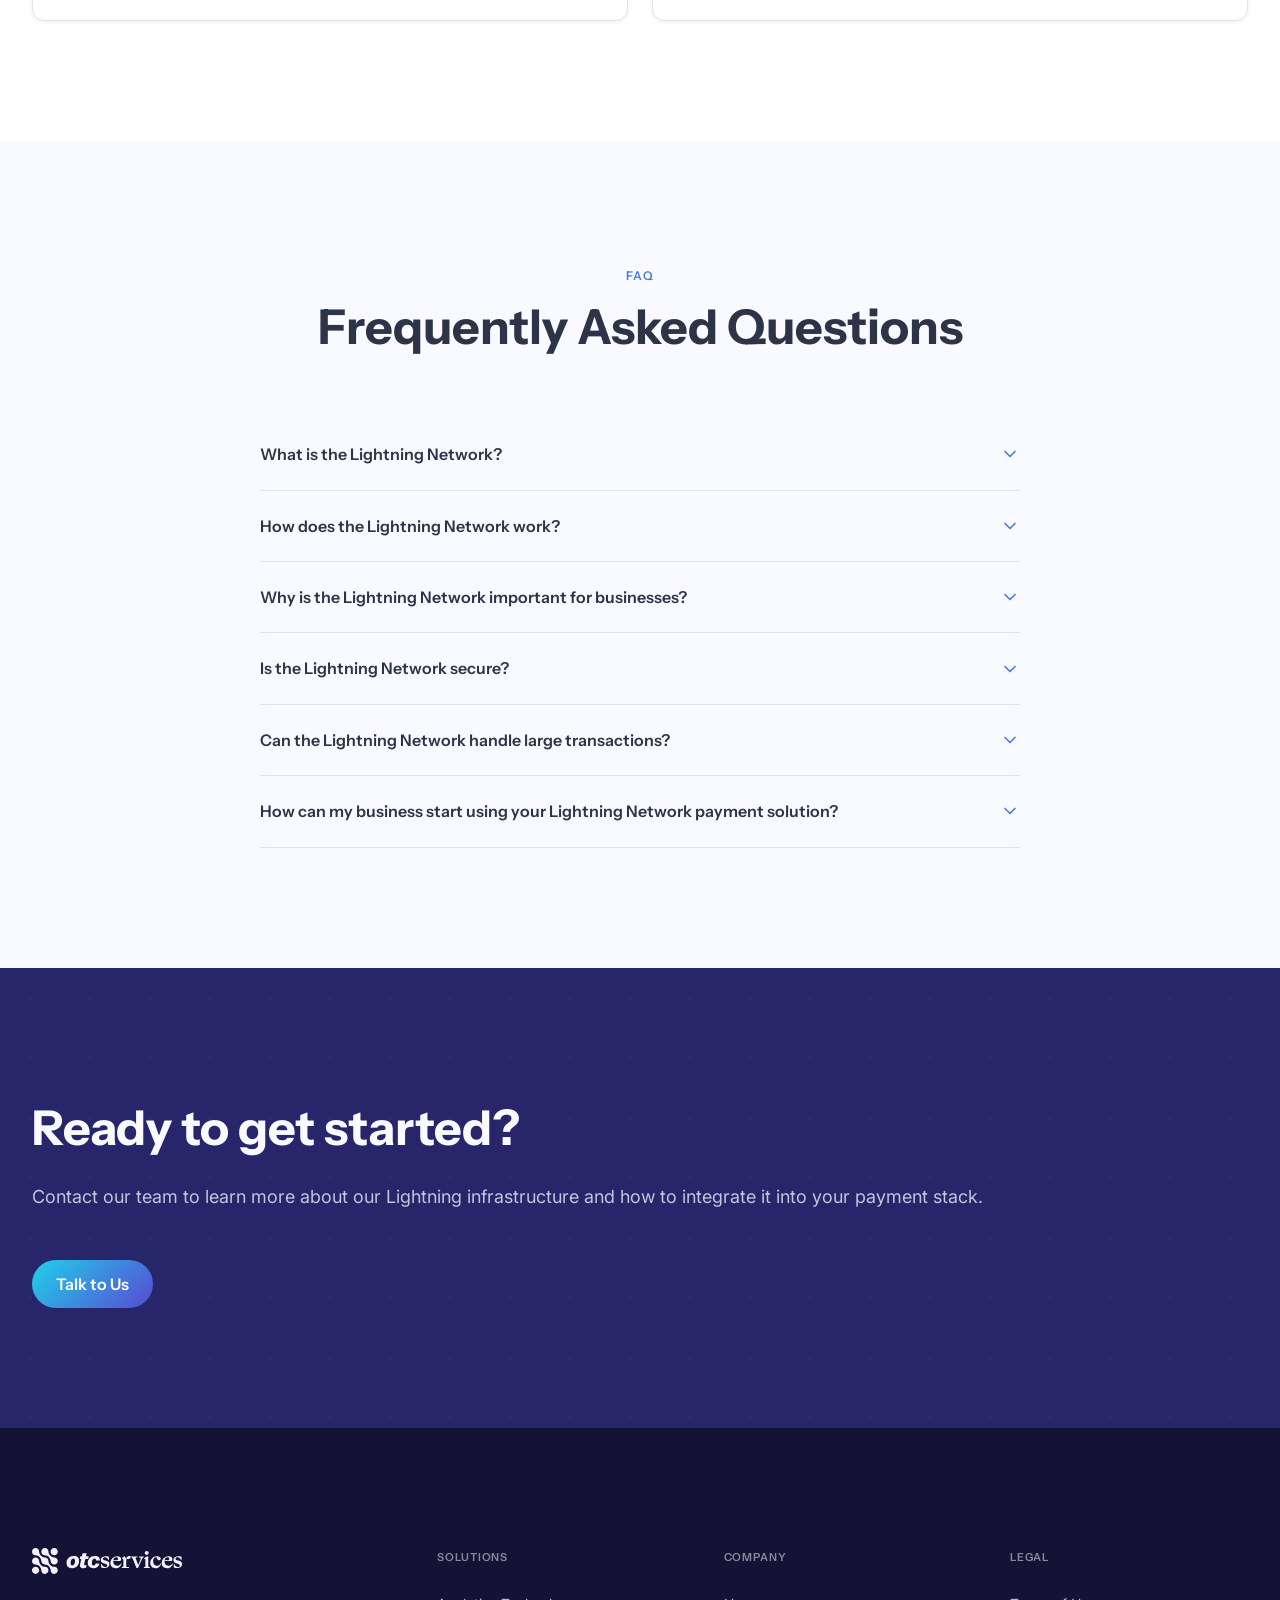
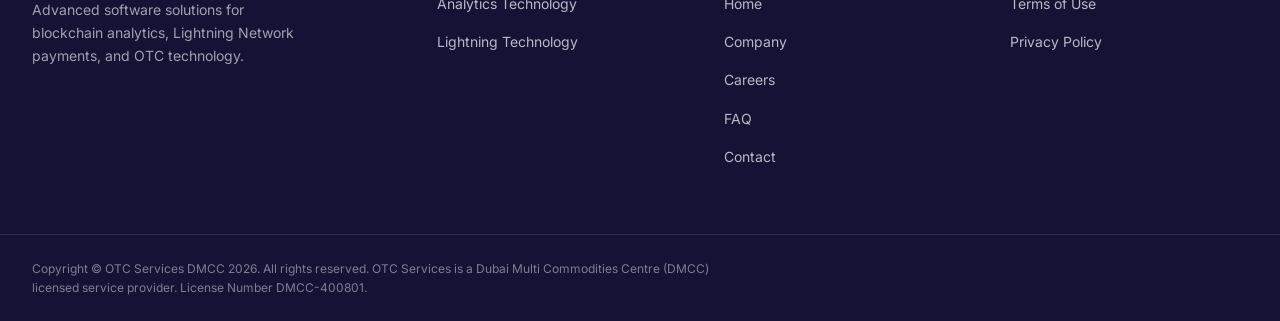
<file: lightning.html>
<!DOCTYPE html>
<html lang="en">
<head>
  <meta charset="UTF-8">
  <meta name="viewport" content="width=device-width, initial-scale=1.0">
  <title>Lightning Technology | OTC Services</title>
  <meta name="description" content="Production-ready Lightning Network PSP infrastructure. Enable fast, low-cost Bitcoin payments for your business with enterprise-grade reliability from OTC Services.">
  <link rel="stylesheet" href="css/main.css?v=21">
</head>
<body>

  <a class="skip-link" href="#main-content">Skip to main content</a>

  <header>
    <nav class="site-nav" aria-label="Main">
      <div class="container">
        <div class="nav-inner">
          <a href="index.html" class="nav-logo" aria-label="OTC Services home">
            <img src="assets/logo-white.svg" alt="OTC Services" width="160" height="28">
          </a>
          <div class="nav-links" role="list">
            <div class="nav-dropdown" role="listitem">
              <button class="nav-dropdown-toggle" aria-haspopup="true" aria-expanded="false">
                Solutions
                <svg xmlns="http://www.w3.org/2000/svg" viewBox="0 0 24 24" fill="none" stroke="currentColor" stroke-width="2" stroke-linecap="round" stroke-linejoin="round" aria-hidden="true"><polyline points="6 9 12 15 18 9"></polyline></svg>
              </button>
              <div class="nav-dropdown-menu">
                <a href="analytics.html">
                  Analytics Technology
                  <span class="nav-item-desc">Blockchain data analytics and wallet labeling</span>
                </a>
                <a href="lightning.html">
                  Lightning Technology
                  <span class="nav-item-desc">LN payment infrastructure for PSPs</span>
                </a>
              </div>
            </div>
                        <a href="company.html" role="listitem">Company</a>
            <a href="careers.html" role="listitem">Careers</a>
            <a href="faq.html" role="listitem">FAQ</a>
          </div>
          <a href="contact.html" class="nav-cta">Contact</a>
          <button class="nav-mobile-toggle" aria-label="Open navigation" aria-expanded="false">
            <span></span><span></span><span></span>
          </button>
        </div>
      </div>
    </nav>
  </header>

  <main id="main-content">

    <!-- Page Hero -->
    <section class="page-hero" id="page-hero-section">
      <div class="container">
        <div class="page-hero-content">
          <span class="overline">Lightning Technology</span>
          <h1>Enable the future<br>of payments today</h1>
          <p>OTC Services delivers production-ready Lightning Network infrastructure for Payment Service Providers. Fast transactions, low fees, and enterprise-grade uptime.</p>
        </div>
      </div>
    </section>

    <!-- Technology Overview -->
    <section class="section section-white">
      <div class="container">
        <div class="service-detail">
          <div class="service-detail-text">
            <span class="overline">Solutions</span>
            <h2>Lightning Payments Technology for Payment Service Providers</h2>
            <p>OTC Services has developed advanced Lightning Payment technology specifically designed for Payment Service Providers. This technology uses the Lightning Network to enable fast, low-cost, and secure transactions.</p>
            <p>PSPs using this solution can offer real-time payment processing with significantly reduced transaction fees and enhanced scalability. Particularly well-suited for microtransactions and high-frequency environments where traditional blockchain settlement creates bottlenecks.</p>
            <a href="contact.html" class="btn btn-primary">Request a Demo</a>
          </div>
          <div class="service-detail-visual">
            <!-- PLACEHOLDER: Replace with Lightning product screenshot or architecture diagram -->
            <div class="img-placeholder" style="min-height: 340px;">
              <svg xmlns="http://www.w3.org/2000/svg" viewBox="0 0 24 24" fill="none" stroke="currentColor" stroke-width="1.5"><path d="M13 2L3 14h9l-1 8 10-12h-9l1-8z"/></svg>
              <span>PLACEHOLDER — Lightning dashboard screenshot or payment flow diagram</span>
            </div>
          </div>
        </div>
      </div>
    </section>

    <!-- How It Works -->
    <section class="section section-offwhite">
      <div class="container">
        <div class="section-header">
          <span class="overline overline-navy">How It Works</span>
          <h2>Lightning payments for business</h2>
          <p>Enable your business to send and receive instant Bitcoin payments in three steps.</p>
        </div>

        <div class="steps-grid">
          <div class="step">
            <div class="step-number" aria-hidden="true">1</div>
            <h3>Generate your Lightning invoice</h3>
            <p>A QR code appears with all the data needed to complete the transfer. Share it with your customer or payment system.</p>
          </div>
          <div class="step">
            <div class="step-number" aria-hidden="true">2</div>
            <h3>Scan the QR code</h3>
            <p>Open any compatible wallet and scan the code, or copy and paste the Lightning invoice directly. No extra steps required.</p>
          </div>
          <div class="step">
            <div class="step-number" aria-hidden="true">3</div>
            <h3>Transfer in milliseconds</h3>
            <p>Your payment settles instantly, with no confirmation delays and no transaction backlog. Money moves as fast as data.</p>
          </div>
        </div>
      </div>
    </section>

    <!-- Features -->
    <section class="section section-white">
      <div class="container">
        <div class="section-header">
          <span class="overline overline-navy">Features</span>
          <h2>Enterprise-grade infrastructure</h2>
          <p>Everything your business needs to process Lightning payments at scale.</p>
        </div>

        <div class="cards-grid cards-2">
          <div class="card">
            <div class="card-icon">
              <svg xmlns="http://www.w3.org/2000/svg" width="24" height="24" viewBox="0 0 24 24" fill="none" stroke="currentColor" stroke-width="1.5" stroke-linecap="round" stroke-linejoin="round" aria-hidden="true"><path d="M12 22s8-4 8-10V5l-8-3-8 3v7c0 6 8 10 8 10z"/></svg>
            </div>
            <h3>Secure enterprise infrastructure</h3>
            <p>99.99% uptime with 24/7 engineer support. Your payment infrastructure runs on the same reliability standards as institutional financial systems.</p>
          </div>

          <div class="card">
            <div class="card-icon">
              <svg xmlns="http://www.w3.org/2000/svg" width="24" height="24" viewBox="0 0 24 24" fill="none" stroke="currentColor" stroke-width="1.5" stroke-linecap="round" stroke-linejoin="round" aria-hidden="true"><rect x="2" y="3" width="20" height="14" rx="2"/><path d="M8 21h8M12 17v4"/><path d="M7 8h2l2 3 2-4 2 3h2"/></svg>
            </div>
            <h3>Powerful dashboards</h3>
            <p>Monitor and analyze your transactions in real time. Full visibility into payment flows, volume, settlement status, and operational metrics.</p>
          </div>

          <div class="card">
            <div class="card-icon">
              <svg xmlns="http://www.w3.org/2000/svg" width="24" height="24" viewBox="0 0 24 24" fill="none" stroke="currentColor" stroke-width="1.5" stroke-linecap="round" stroke-linejoin="round" aria-hidden="true"><rect x="2" y="7" width="20" height="14" rx="2"/><path d="M16 21V5a2 2 0 0 0-2-2h-4a2 2 0 0 0-2 2v16"/></svg>
            </div>
            <h3>Merchant back-office</h3>
            <p>An integrated merchant back-office that lets you view and manage transactions, fund your account, and trigger settlements. Designed for operational teams, not developers.</p>
          </div>

          <div class="card">
            <div class="card-icon">
              <svg xmlns="http://www.w3.org/2000/svg" width="24" height="24" viewBox="0 0 24 24" fill="none" stroke="currentColor" stroke-width="1.5" stroke-linecap="round" stroke-linejoin="round" aria-hidden="true"><path d="M10 20l4-16m4 4l4 4-4 4M6 16l-4-4 4-4"/></svg>
            </div>
            <h3>Easy-to-implement API</h3>
            <p>Integrate our technology into your system with the support of our technical team. We also provide a ready-to-use widget to accelerate your development timeline.</p>
          </div>
        </div>
      </div>
    </section>

    <!-- FAQ -->
    <section class="section section-offwhite">
      <div class="container">
        <div class="section-header">
          <span class="overline overline-navy">FAQ</span>
          <h2>Frequently Asked Questions</h2>
        </div>

        <div class="faq-list">
          <div class="faq-item">
            <button class="faq-trigger" aria-expanded="false">
              <span class="faq-trigger-text">What is the Lightning Network?</span>
              <svg class="faq-icon" xmlns="http://www.w3.org/2000/svg" viewBox="0 0 24 24" fill="none" stroke="currentColor" stroke-width="2" stroke-linecap="round" stroke-linejoin="round" aria-hidden="true"><polyline points="6 9 12 15 18 9"></polyline></svg>
            </button>
            <div class="faq-body">
              <p>The Lightning Network is a second-layer solution built on top of the Bitcoin blockchain. It enables faster, cheaper transactions by creating a network of payment channels that allow instant transfers between users, without needing to record every transaction on the blockchain.</p>
            </div>
          </div>

          <div class="faq-item">
            <button class="faq-trigger" aria-expanded="false">
              <span class="faq-trigger-text">How does the Lightning Network work?</span>
              <svg class="faq-icon" xmlns="http://www.w3.org/2000/svg" viewBox="0 0 24 24" fill="none" stroke="currentColor" stroke-width="2" stroke-linecap="round" stroke-linejoin="round" aria-hidden="true"><polyline points="6 9 12 15 18 9"></polyline></svg>
            </button>
            <div class="faq-body">
              <p>The Lightning Network operates by establishing payment channels between two parties. Once a channel is open, users can send and receive funds instantly with minimal fees. Transactions are only settled on the Bitcoin blockchain when the channel is closed, providing efficiency and scalability.</p>
            </div>
          </div>

          <div class="faq-item">
            <button class="faq-trigger" aria-expanded="false">
              <span class="faq-trigger-text">Why is the Lightning Network important for businesses?</span>
              <svg class="faq-icon" xmlns="http://www.w3.org/2000/svg" viewBox="0 0 24 24" fill="none" stroke="currentColor" stroke-width="2" stroke-linecap="round" stroke-linejoin="round" aria-hidden="true"><polyline points="6 9 12 15 18 9"></polyline></svg>
            </button>
            <div class="faq-body">
              <p>The Lightning Network offers three key benefits for businesses. Speed: transactions are nearly instant, improving the overall customer experience. Low fees: costs are significantly reduced, making microtransactions commercially viable. Scalability: the network handles far higher transaction volume than the base Bitcoin blockchain, removing settlement bottlenecks.</p>
            </div>
          </div>

          <div class="faq-item">
            <button class="faq-trigger" aria-expanded="false">
              <span class="faq-trigger-text">Is the Lightning Network secure?</span>
              <svg class="faq-icon" xmlns="http://www.w3.org/2000/svg" viewBox="0 0 24 24" fill="none" stroke="currentColor" stroke-width="2" stroke-linecap="round" stroke-linejoin="round" aria-hidden="true"><polyline points="6 9 12 15 18 9"></polyline></svg>
            </button>
            <div class="faq-body">
              <p>Yes. Although the Lightning Network operates off-chain, it relies on the robust security of the Bitcoin blockchain. Smart contracts and cryptographic techniques ensure that transactions are safe and can only be completed with the consent of all involved parties.</p>
            </div>
          </div>

          <div class="faq-item">
            <button class="faq-trigger" aria-expanded="false">
              <span class="faq-trigger-text">Can the Lightning Network handle large transactions?</span>
              <svg class="faq-icon" xmlns="http://www.w3.org/2000/svg" viewBox="0 0 24 24" fill="none" stroke="currentColor" stroke-width="2" stroke-linecap="round" stroke-linejoin="round" aria-hidden="true"><polyline points="6 9 12 15 18 9"></polyline></svg>
            </button>
            <div class="faq-body">
              <p>While the Lightning Network excels at microtransactions, it can also manage larger payments. For very large transactions, network liquidity needs to be considered. Our solution optimizes payments of all sizes by intelligently routing transactions through the network to ensure reliability and speed.</p>
            </div>
          </div>

          <div class="faq-item">
            <button class="faq-trigger" aria-expanded="false">
              <span class="faq-trigger-text">How can my business start using your Lightning Network payment solution?</span>
              <svg class="faq-icon" xmlns="http://www.w3.org/2000/svg" viewBox="0 0 24 24" fill="none" stroke="currentColor" stroke-width="2" stroke-linecap="round" stroke-linejoin="round" aria-hidden="true"><polyline points="6 9 12 15 18 9"></polyline></svg>
            </button>
            <div class="faq-body">
              <p>Contact us through our website and we will guide you through the integration process. Your business will be able to accept Bitcoin payments via the Lightning Network quickly, with full support from our technical team throughout onboarding and deployment.</p>
            </div>
          </div>
        </div>
      </div>
    </section>

    <!-- CTA -->
    <section class="cta-section">
      <div class="container">
        <h2>Ready to get started?</h2>
        <p>Contact our team to learn more about our Lightning infrastructure and how to integrate it into your payment stack.</p>
        <a href="contact.html" class="btn btn-primary">Talk to Us</a>
      </div>
    </section>

  </main>

  <footer class="site-footer">
    <div class="container">
      <div class="footer-grid">
        <div class="footer-brand">
          <a href="index.html"><img src="assets/logo-white.svg" alt="OTC Services" width="150" height="26"></a>
          <p>Advanced software solutions for blockchain analytics, Lightning Network payments, and OTC technology.</p>
        </div>
                <nav class="footer-col" aria-label="Solutions links">
          <h4>Solutions</h4>
          <ul>
            <li><a href="analytics.html">Analytics Technology</a></li>
            <li><a href="lightning.html">Lightning Technology</a></li>
          </ul>
        </nav>

        <nav class="footer-col" aria-label="Company links">
          <h4>Company</h4>
          <ul>
            <li><a href="index.html">Home</a></li>
            <li><a href="company.html">Company</a></li>
            <li><a href="careers.html">Careers</a></li>
            <li><a href="faq.html">FAQ</a></li>
            <li><a href="contact.html">Contact</a></li>
          </ul>
        </nav>

        <nav class="footer-col" aria-label="Legal links">
          <h4>Legal</h4>
          <ul>
            <li><a href="terms.html">Terms of Use</a></li>
            <li><a href="privacy.html">Privacy Policy</a></li>
          </ul>
        </nav>
</div>
    </div>
      <div class="footer-bottom">
      <div class="container">
        <p class="footer-legal">Copyright &copy; OTC Services DMCC 2026. All rights reserved. OTC Services is a Dubai Multi Commodities Centre (DMCC) licensed service provider. License Number DMCC-400801.</p>
      </div>
    </div>
  </footer>

  <script src="js/main.js"></script>
</body>
</html>
</file>
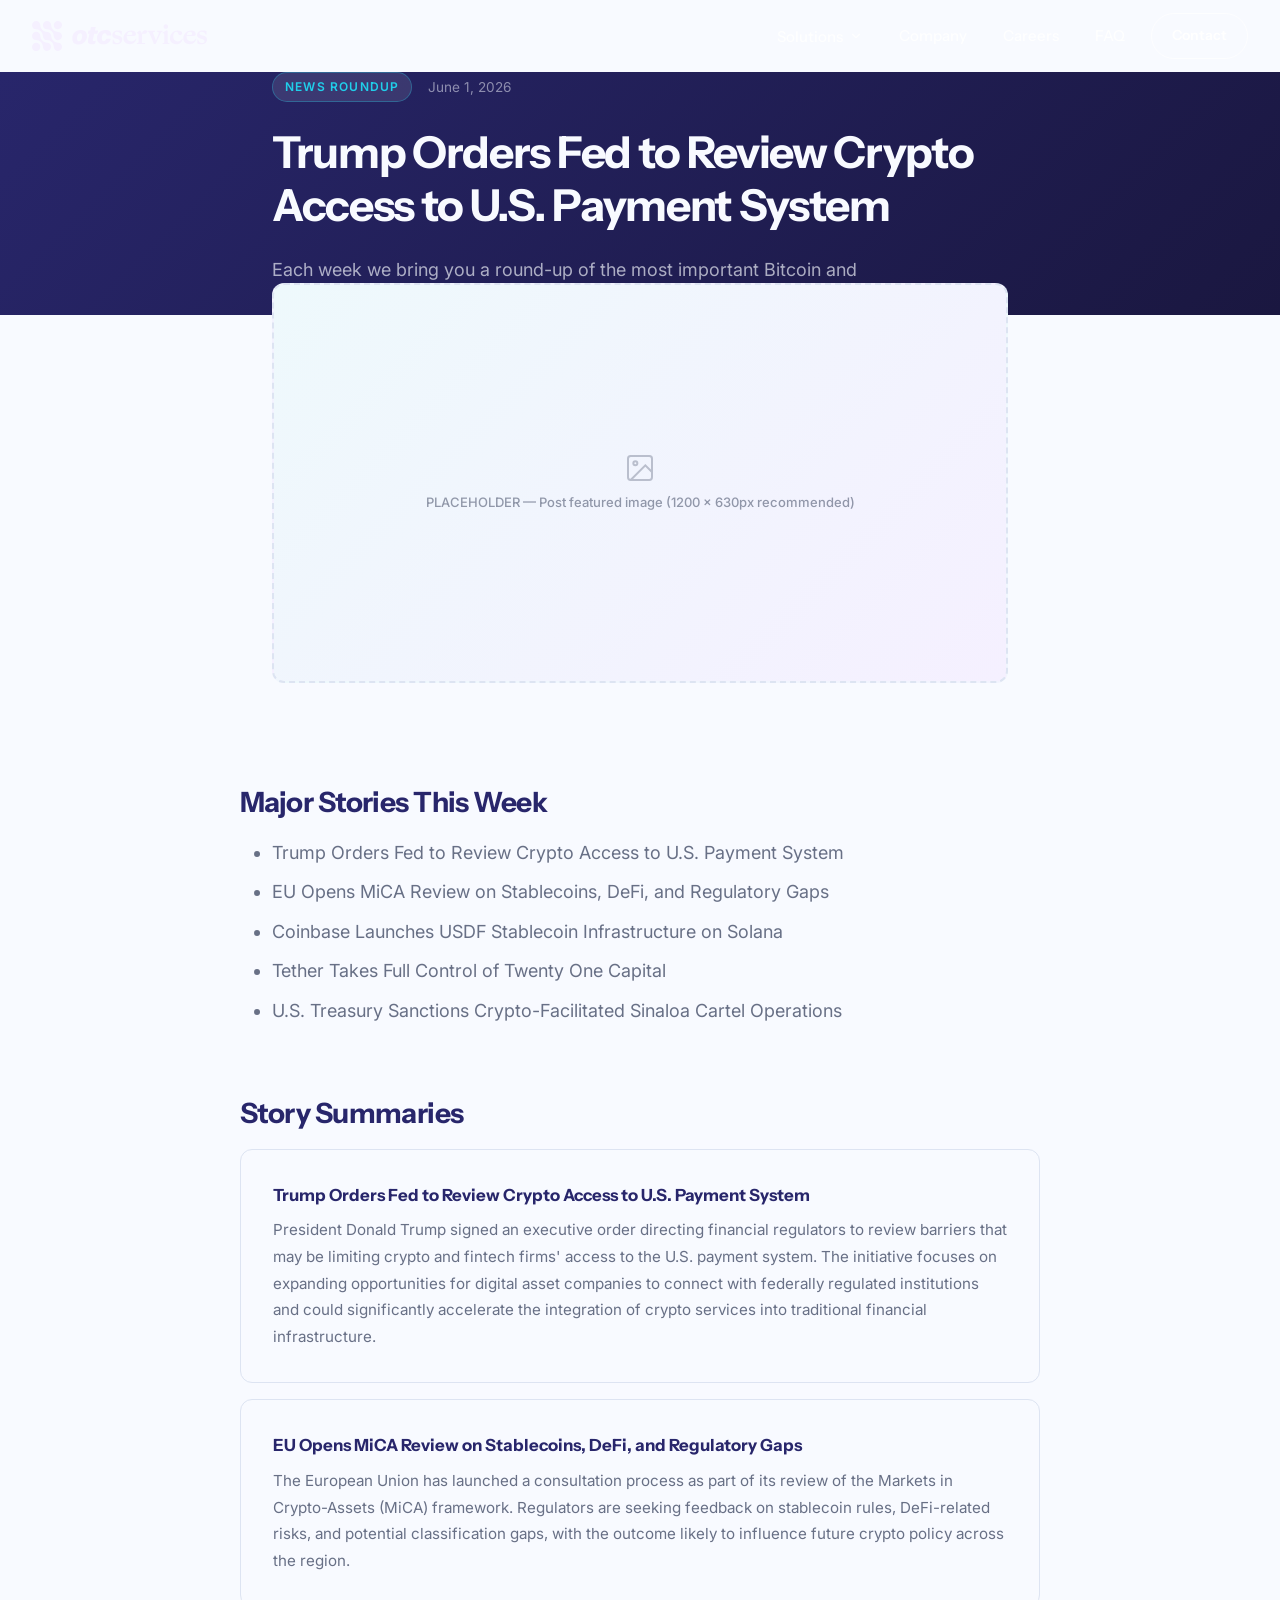
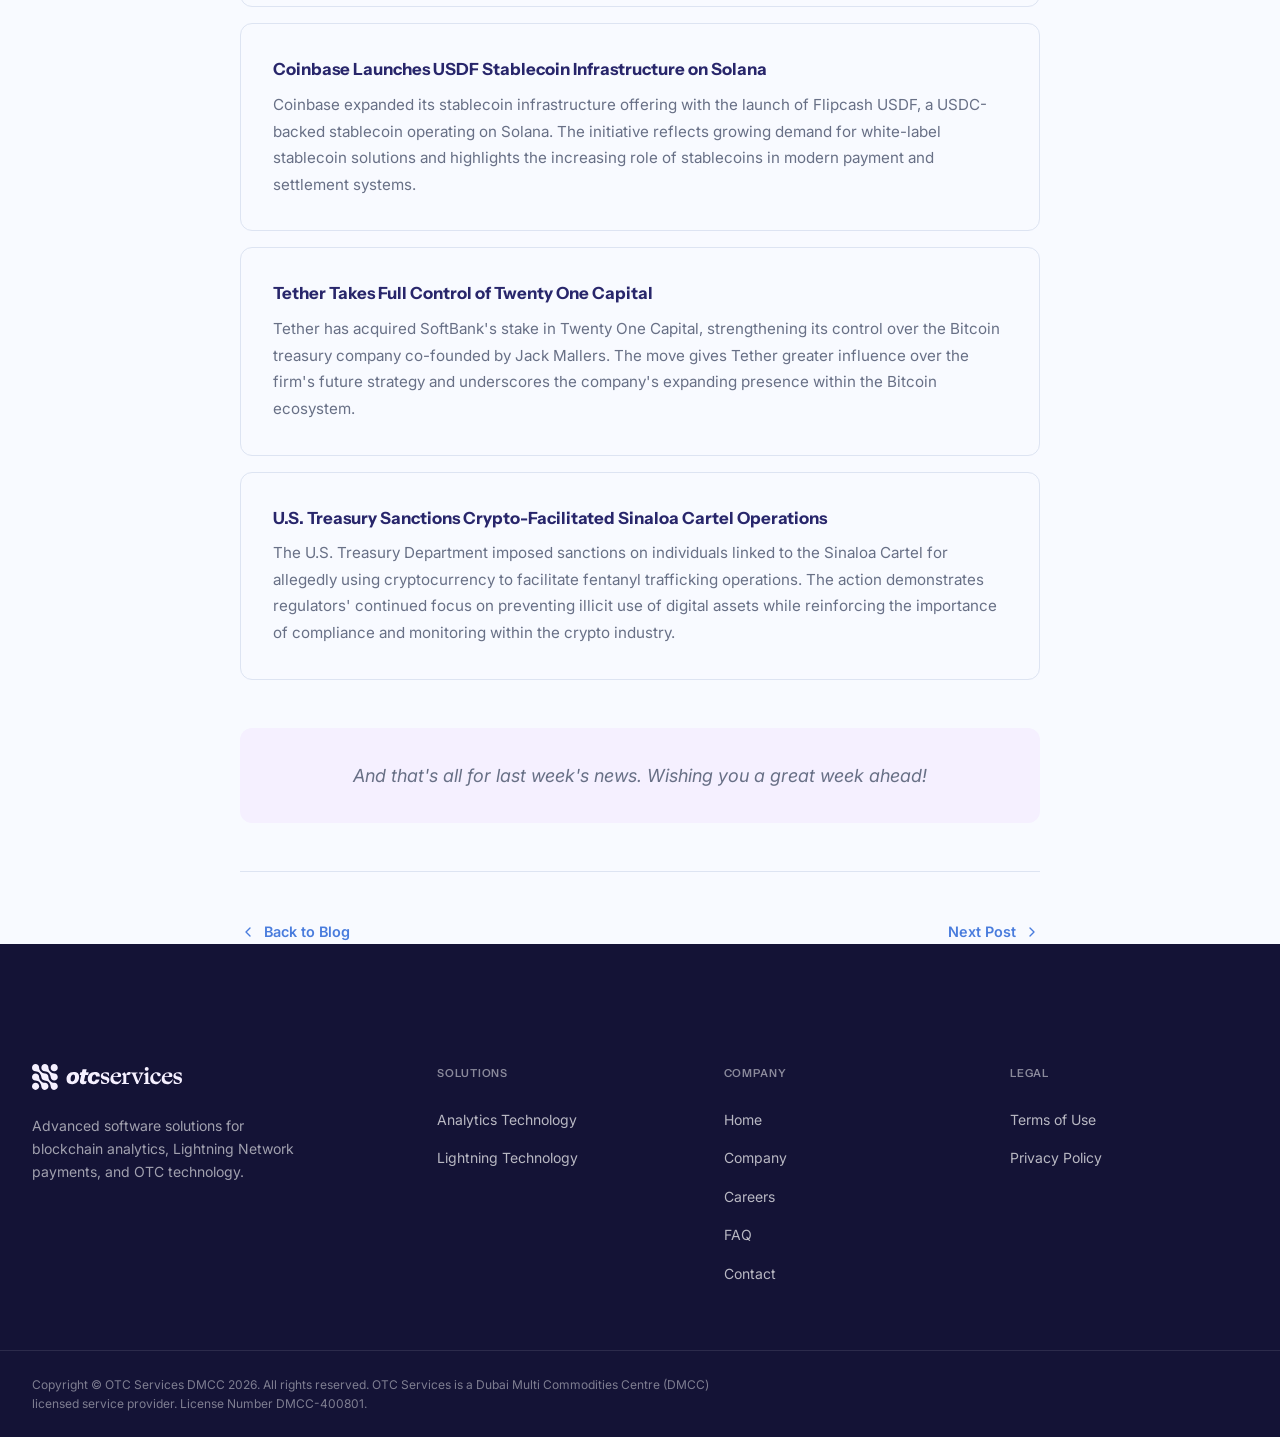
<file: post-trump-fed-crypto.html>
<!DOCTYPE html>
<html lang="en">
<head>
  <meta charset="UTF-8">
  <meta name="viewport" content="width=device-width, initial-scale=1.0">
  <title>News Roundup — Trump Orders Fed to Review Crypto Access to U.S. Payment System | OTC Services</title>
  <meta name="description" content="This week: Trump orders Fed to review crypto access, EU opens MiCA review, Coinbase launches USDF on Solana, Tether takes control of Twenty One Capital.">
  <link rel="stylesheet" href="css/main.css?v=21">
  <style>
    .post-hero {
      background: var(--gradient-dark);
      padding: var(--space-20) 0 var(--space-16);
      text-align: left;
    }
    .post-hero .container {
      max-width: 800px;
    }
    .post-meta {
      display: flex;
      align-items: center;
      gap: var(--space-4);
      margin-bottom: var(--space-5);
      flex-wrap: wrap;
    }
    .post-category {
      display: inline-flex;
      align-items: center;
      gap: var(--space-2);
      background: rgba(255,255,255,0.1);
      color: var(--color-cyan);
      font-family: var(--font-secondary);
      font-size: 0.75rem;
      font-weight: 600;
      letter-spacing: 0.1em;
      text-transform: uppercase;
      padding: 4px 12px;
      border-radius: var(--radius-full);
      border: 1px solid rgba(32,207,234,0.3);
    }
    .post-date {
      font-family: var(--font-secondary);
      font-size: 0.85rem;
      color: rgba(248,250,255,0.5);
    }
    .post-hero h1 {
      font-family: var(--font-primary);
      font-size: clamp(1.75rem, 4vw, 2.75rem);
      font-weight: 700;
      color: var(--color-dark-text);
      line-height: 1.2;
      letter-spacing: -0.03em;
      margin-bottom: var(--space-5);
    }
    .post-hero .post-intro {
      font-size: var(--text-body-lg);
      color: rgba(248,250,255,0.65);
      line-height: 1.65;
      max-width: 640px;
    }
    /* Featured image placeholder */
    .post-featured-image {
      max-width: 800px;
      margin: 0 auto;
      padding: 0 var(--space-6);
      transform: translateY(-32px);
    }
    /* Article body */
    .post-body {
      max-width: 800px;
      margin: 0 auto;
      padding: 0 var(--space-6) var(--space-20);
    }
    .post-body h2 {
      font-family: var(--font-primary);
      font-size: var(--text-h3);
      font-weight: 700;
      color: var(--color-navy);
      margin-top: var(--space-10);
      margin-bottom: var(--space-3);
      letter-spacing: -0.02em;
    }
    .post-body p {
      font-size: var(--text-body-lg);
      color: var(--color-text-secondary);
      line-height: 1.75;
      margin-bottom: var(--space-5);
    }
    .post-body ul {
      margin: 0 0 var(--space-5) var(--space-6);
      padding: 0;
    }
    .post-body ul li {
      font-size: var(--text-body-lg);
      color: var(--color-text-secondary);
      line-height: 1.75;
      margin-bottom: var(--space-2);
      list-style: disc;
    }
    /* Story cards */
    .story-item {
      background: var(--color-bg);
      border: 1px solid var(--color-border);
      border-radius: var(--radius-lg);
      padding: var(--space-6);
      margin-bottom: var(--space-4);
    }
    .story-item h3 {
      font-family: var(--font-primary);
      font-size: 1.05rem;
      font-weight: 700;
      color: var(--color-navy);
      margin-bottom: var(--space-2);
    }
    .story-item p {
      margin-bottom: 0;
      font-size: 0.95rem;
    }
    /* Post footer nav */
    .post-nav {
      display: flex;
      justify-content: space-between;
      align-items: center;
      gap: var(--space-4);
      padding-top: var(--space-8);
      margin-top: var(--space-8);
      border-top: 1px solid var(--color-border);
    }
    .post-nav a {
      font-family: var(--font-secondary);
      font-size: 0.9rem;
      font-weight: 600;
      color: var(--color-blue);
      text-decoration: none;
      display: inline-flex;
      align-items: center;
      gap: var(--space-2);
      transition: color 0.2s;
    }
    .post-nav a:hover {
      color: var(--color-navy);
    }
    .post-signoff {
      background: var(--color-bg-lavender);
      border-radius: var(--radius-lg);
      padding: var(--space-6);
      margin-top: var(--space-8);
      text-align: center;
    }
    .post-signoff p {
      margin-bottom: 0;
      font-style: italic;
      color: var(--color-text-secondary);
    }
  </style>
</head>
<body>

  <a class="skip-link" href="#main-content">Skip to main content</a>

  <header>
    <nav class="site-nav" aria-label="Main">
      <div class="container">
        <div class="nav-inner">
          <a href="index.html" class="nav-logo" aria-label="OTC Services home">
            <img src="assets/logo-white.svg" alt="OTC Services" width="160" height="28">
          </a>
          <div class="nav-links" role="list">
            <div class="nav-dropdown" role="listitem">
              <button class="nav-dropdown-toggle" aria-haspopup="true" aria-expanded="false">
                Solutions
                <svg xmlns="http://www.w3.org/2000/svg" viewBox="0 0 24 24" fill="none" stroke="currentColor" stroke-width="2" stroke-linecap="round" stroke-linejoin="round" aria-hidden="true"><polyline points="6 9 12 15 18 9"></polyline></svg>
              </button>
              <div class="nav-dropdown-menu">
                <a href="analytics.html">Analytics Technology<span class="nav-item-desc">Blockchain data analytics and wallet labeling</span></a>
                <a href="lightning.html">Lightning Technology<span class="nav-item-desc">LN payment infrastructure for PSPs</span></a>
              </div>
            </div>
                        <a href="company.html" role="listitem">Company</a>
            <a href="careers.html" role="listitem">Careers</a>
            <a href="faq.html" role="listitem">FAQ</a>
          </div>
          <a href="contact.html" class="nav-cta">Contact</a>
          <button class="nav-mobile-toggle" aria-label="Open navigation" aria-expanded="false">
            <span></span><span></span><span></span>
          </button>
        </div>
      </div>
    </nav>
  </header>

  <main id="main-content">

    <section class="post-hero">
      <div class="container">
        <div class="post-meta">
          <span class="post-category">News Roundup</span>
          <span class="post-date">June 1, 2026</span>
        </div>
        <h1>Trump Orders Fed to Review Crypto Access to U.S. Payment System</h1>
        <p class="post-intro">Each week we bring you a round-up of the most important Bitcoin and virtual asset-related stories making waves in the cryptosphere.</p>
      </div>
    </section>

    <!-- Featured image placeholder -->
    <div class="post-featured-image">
      <div class="img-placeholder" style="min-height: 400px; border-radius: var(--radius-lg);">
        <svg xmlns="http://www.w3.org/2000/svg" viewBox="0 0 24 24" fill="none" stroke="currentColor" stroke-width="1.5"><rect x="3" y="3" width="18" height="18" rx="2"/><circle cx="8.5" cy="8.5" r="1.5"/><polyline points="21 15 16 10 5 21"/></svg>
        <span>PLACEHOLDER — Post featured image (1200 x 630px recommended)</span>
      </div>
    </div>

    <div class="post-body">

      <h2>Major Stories This Week</h2>
      <ul>
        <li>Trump Orders Fed to Review Crypto Access to U.S. Payment System</li>
        <li>EU Opens MiCA Review on Stablecoins, DeFi, and Regulatory Gaps</li>
        <li>Coinbase Launches USDF Stablecoin Infrastructure on Solana</li>
        <li>Tether Takes Full Control of Twenty One Capital</li>
        <li>U.S. Treasury Sanctions Crypto-Facilitated Sinaloa Cartel Operations</li>
      </ul>

      <h2>Story Summaries</h2>

      <div class="story-item">
        <h3>Trump Orders Fed to Review Crypto Access to U.S. Payment System</h3>
        <p>President Donald Trump signed an executive order directing financial regulators to review barriers that may be limiting crypto and fintech firms' access to the U.S. payment system. The initiative focuses on expanding opportunities for digital asset companies to connect with federally regulated institutions and could significantly accelerate the integration of crypto services into traditional financial infrastructure.</p>
      </div>

      <div class="story-item">
        <h3>EU Opens MiCA Review on Stablecoins, DeFi, and Regulatory Gaps</h3>
        <p>The European Union has launched a consultation process as part of its review of the Markets in Crypto-Assets (MiCA) framework. Regulators are seeking feedback on stablecoin rules, DeFi-related risks, and potential classification gaps, with the outcome likely to influence future crypto policy across the region.</p>
      </div>

      <div class="story-item">
        <h3>Coinbase Launches USDF Stablecoin Infrastructure on Solana</h3>
        <p>Coinbase expanded its stablecoin infrastructure offering with the launch of Flipcash USDF, a USDC-backed stablecoin operating on Solana. The initiative reflects growing demand for white-label stablecoin solutions and highlights the increasing role of stablecoins in modern payment and settlement systems.</p>
      </div>

      <div class="story-item">
        <h3>Tether Takes Full Control of Twenty One Capital</h3>
        <p>Tether has acquired SoftBank's stake in Twenty One Capital, strengthening its control over the Bitcoin treasury company co-founded by Jack Mallers. The move gives Tether greater influence over the firm's future strategy and underscores the company's expanding presence within the Bitcoin ecosystem.</p>
      </div>

      <div class="story-item">
        <h3>U.S. Treasury Sanctions Crypto-Facilitated Sinaloa Cartel Operations</h3>
        <p>The U.S. Treasury Department imposed sanctions on individuals linked to the Sinaloa Cartel for allegedly using cryptocurrency to facilitate fentanyl trafficking operations. The action demonstrates regulators' continued focus on preventing illicit use of digital assets while reinforcing the importance of compliance and monitoring within the crypto industry.</p>
      </div>

      <div class="post-signoff">
        <p>And that's all for last week's news. Wishing you a great week ahead!</p>
      </div>

      <div class="post-nav">
        <a href="blog.html">
          <svg xmlns="http://www.w3.org/2000/svg" width="16" height="16" viewBox="0 0 24 24" fill="none" stroke="currentColor" stroke-width="2" stroke-linecap="round" stroke-linejoin="round"><polyline points="15 18 9 12 15 6"></polyline></svg>
          Back to Blog
        </a>
        <!-- PLACEHOLDER: Link to next post when published -->
        <a href="blog.html">
          Next Post
          <svg xmlns="http://www.w3.org/2000/svg" width="16" height="16" viewBox="0 0 24 24" fill="none" stroke="currentColor" stroke-width="2" stroke-linecap="round" stroke-linejoin="round"><polyline points="9 18 15 12 9 6"></polyline></svg>
        </a>
      </div>

    </div>

  </main>

  <footer class="site-footer">
    <div class="container">
      <div class="footer-grid">
        <div class="footer-brand"><a href="index.html"><img src="assets/logo-white.svg" alt="OTC Services" width="150" height="26"></a><p>Advanced software solutions for blockchain analytics, Lightning Network payments, and OTC technology.</p></div>
                <nav class="footer-col" aria-label="Solutions links">
          <h4>Solutions</h4>
          <ul>
            <li><a href="analytics.html">Analytics Technology</a></li>
            <li><a href="lightning.html">Lightning Technology</a></li>
          </ul>
        </nav>

        <nav class="footer-col" aria-label="Company links">
          <h4>Company</h4>
          <ul>
            <li><a href="index.html">Home</a></li>
            <li><a href="company.html">Company</a></li>
            <li><a href="careers.html">Careers</a></li>
            <li><a href="faq.html">FAQ</a></li>
            <li><a href="contact.html">Contact</a></li>
          </ul>
        </nav>

        <nav class="footer-col" aria-label="Legal links">
          <h4>Legal</h4>
          <ul>
            <li><a href="terms.html">Terms of Use</a></li>
            <li><a href="privacy.html">Privacy Policy</a></li>
          </ul>
        </nav>
</div>
    </div>
      <div class="footer-bottom">
      <div class="container">
        <p class="footer-legal">Copyright &copy; OTC Services DMCC 2026. All rights reserved. OTC Services is a Dubai Multi Commodities Centre (DMCC) licensed service provider. License Number DMCC-400801.</p>
      </div>
    </div>
  </footer>

  <script src="js/main.js"></script>
</body>
</html>
</file>
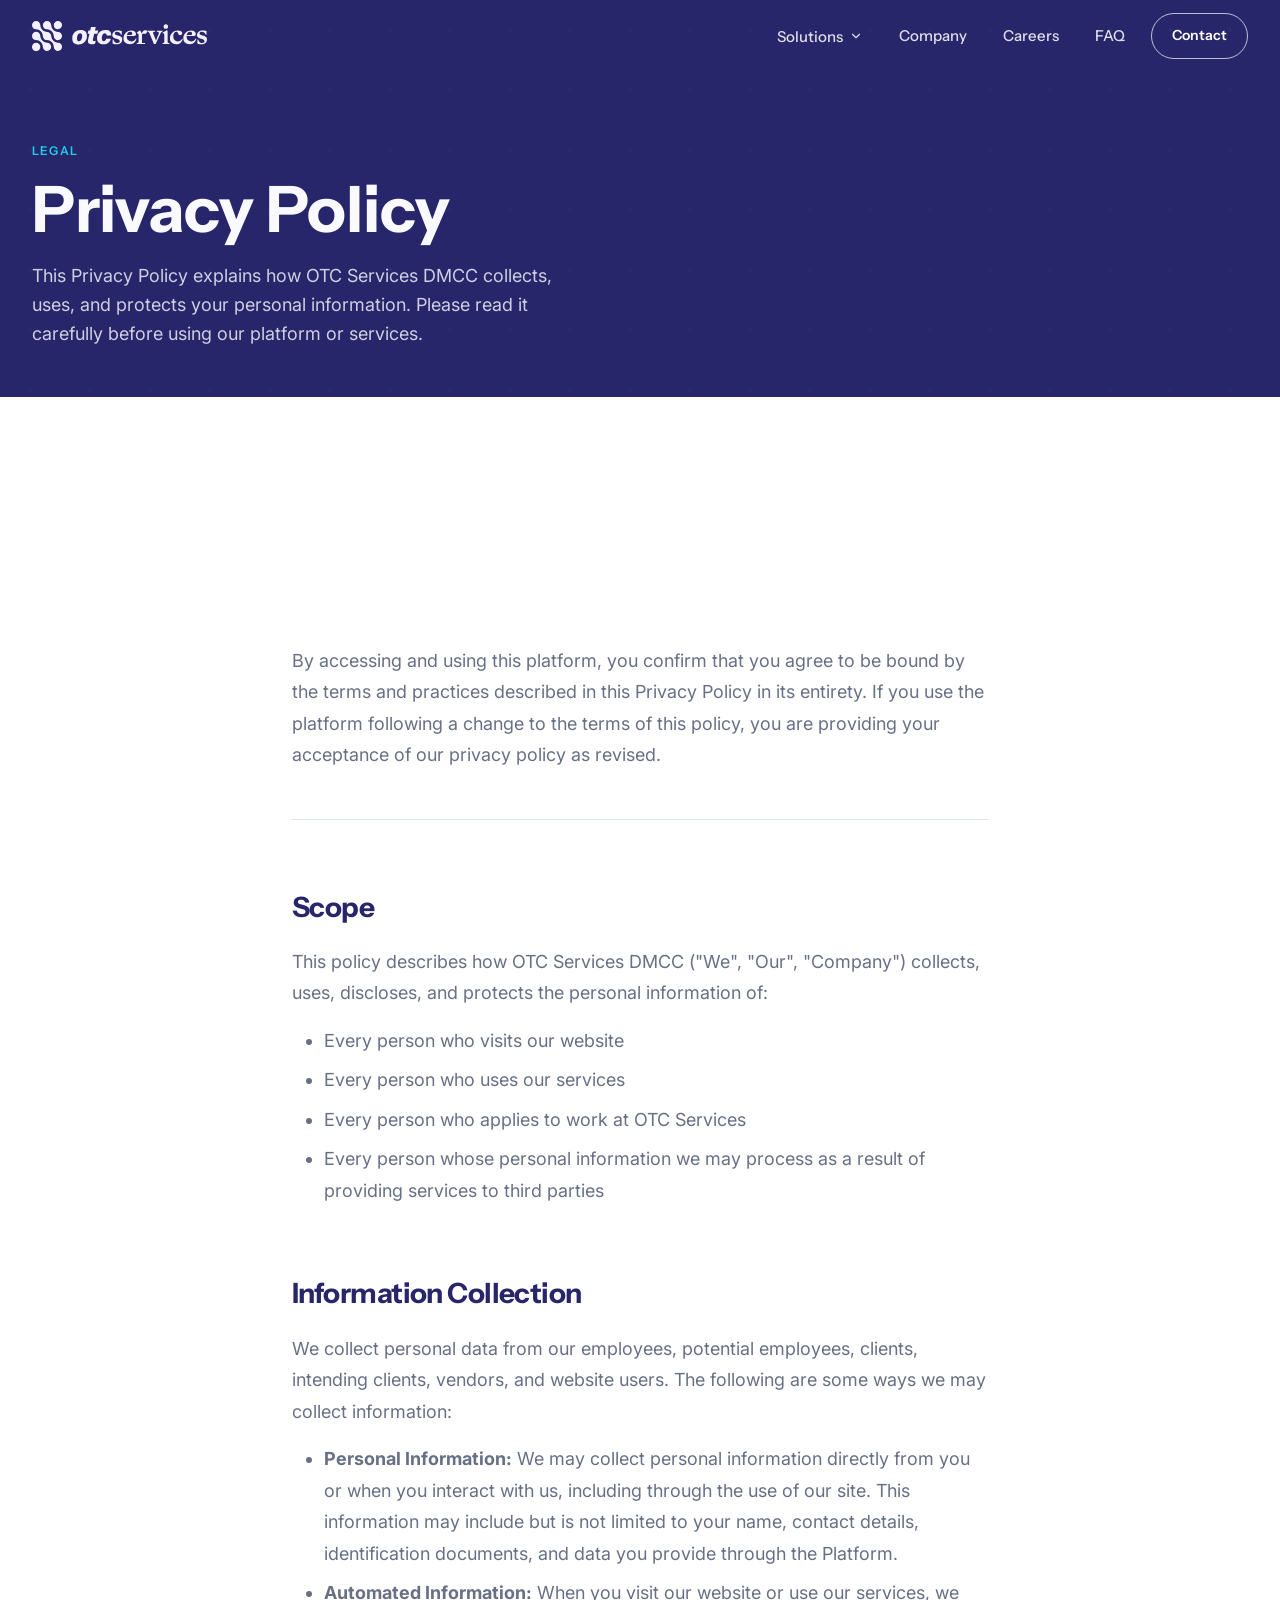
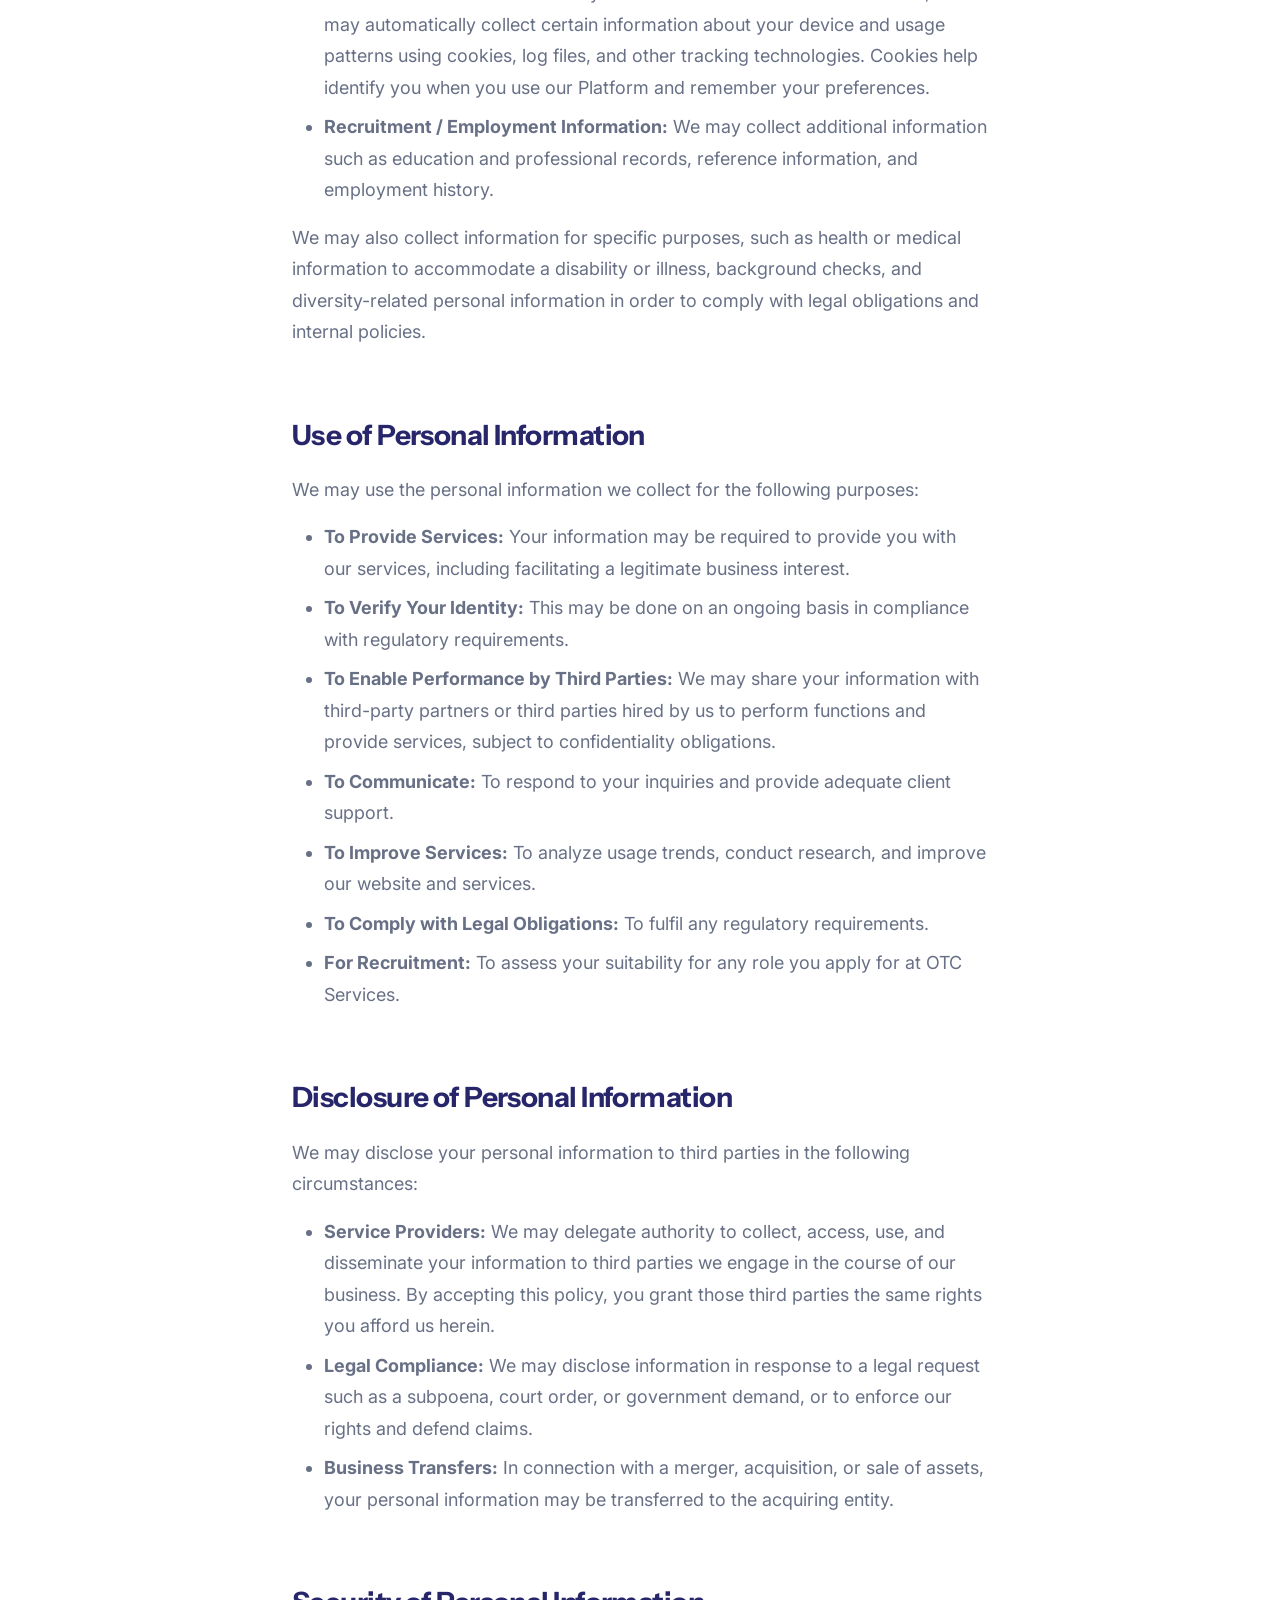
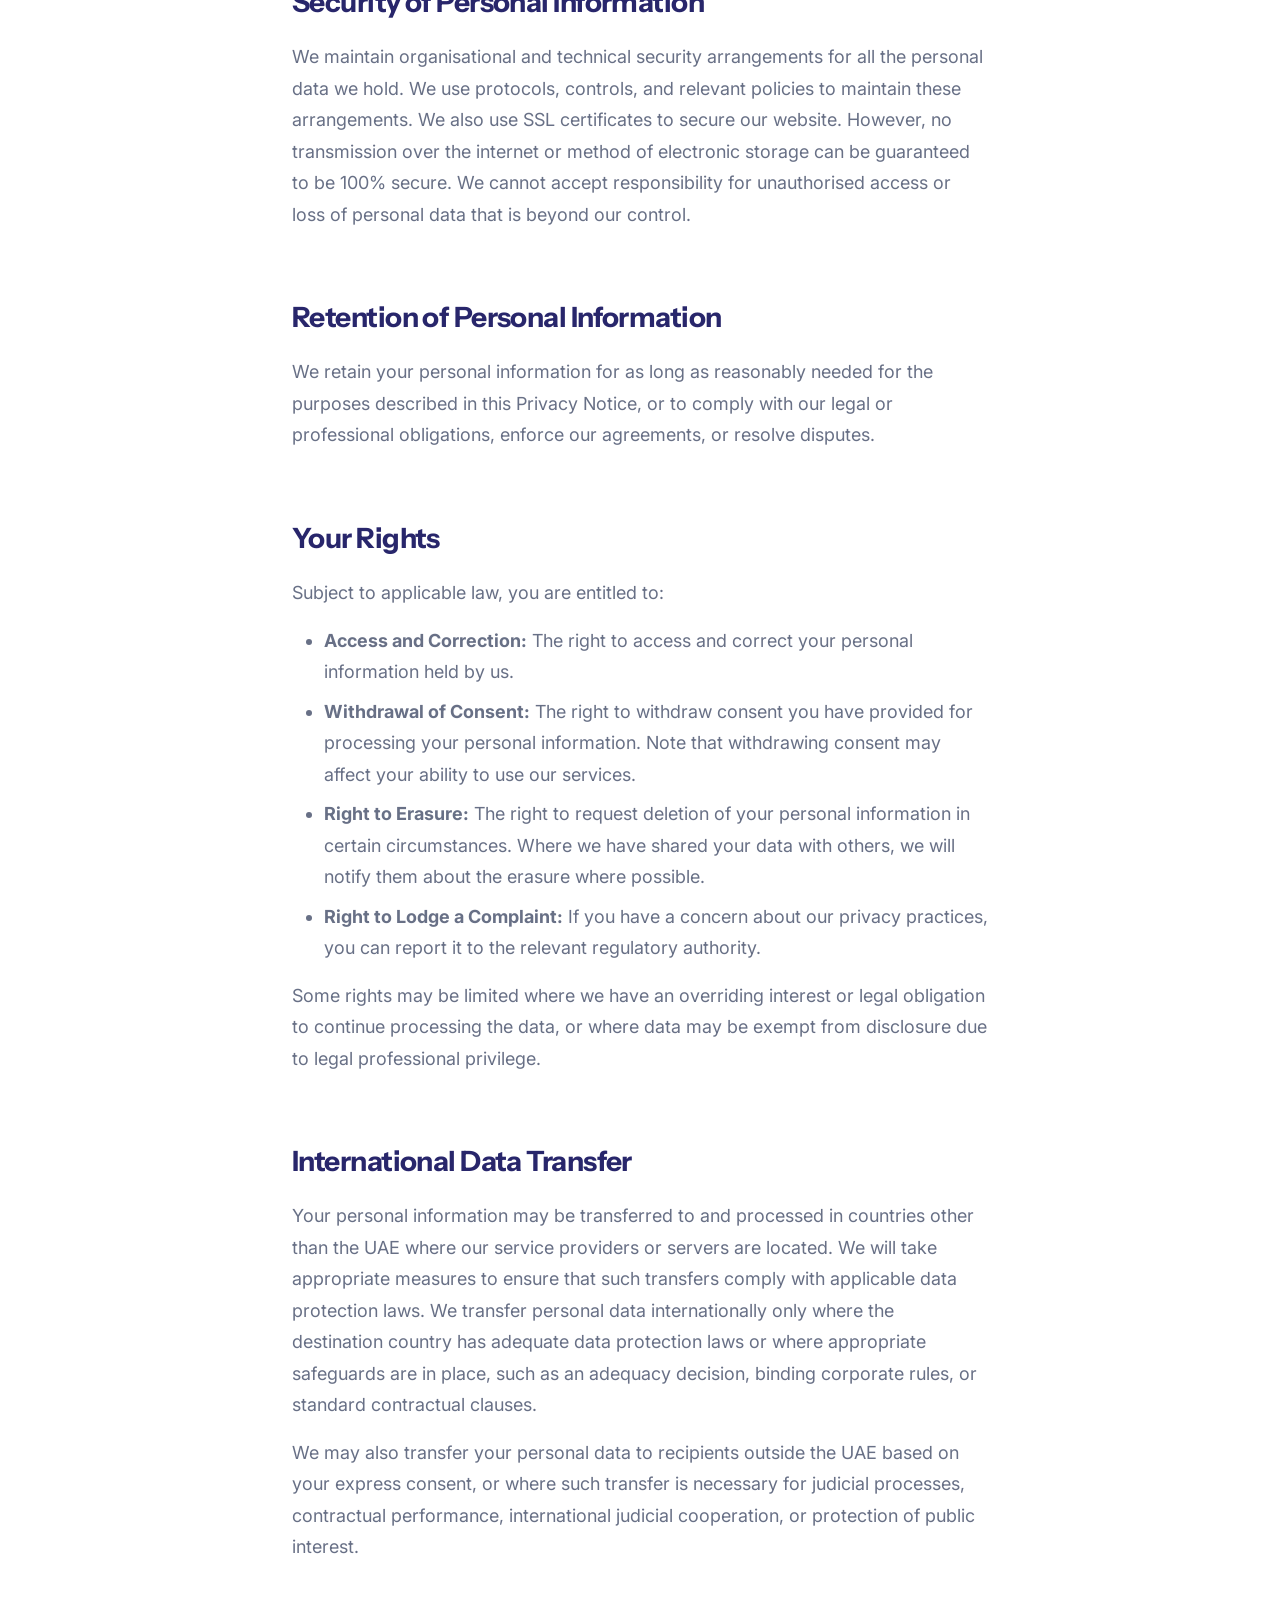
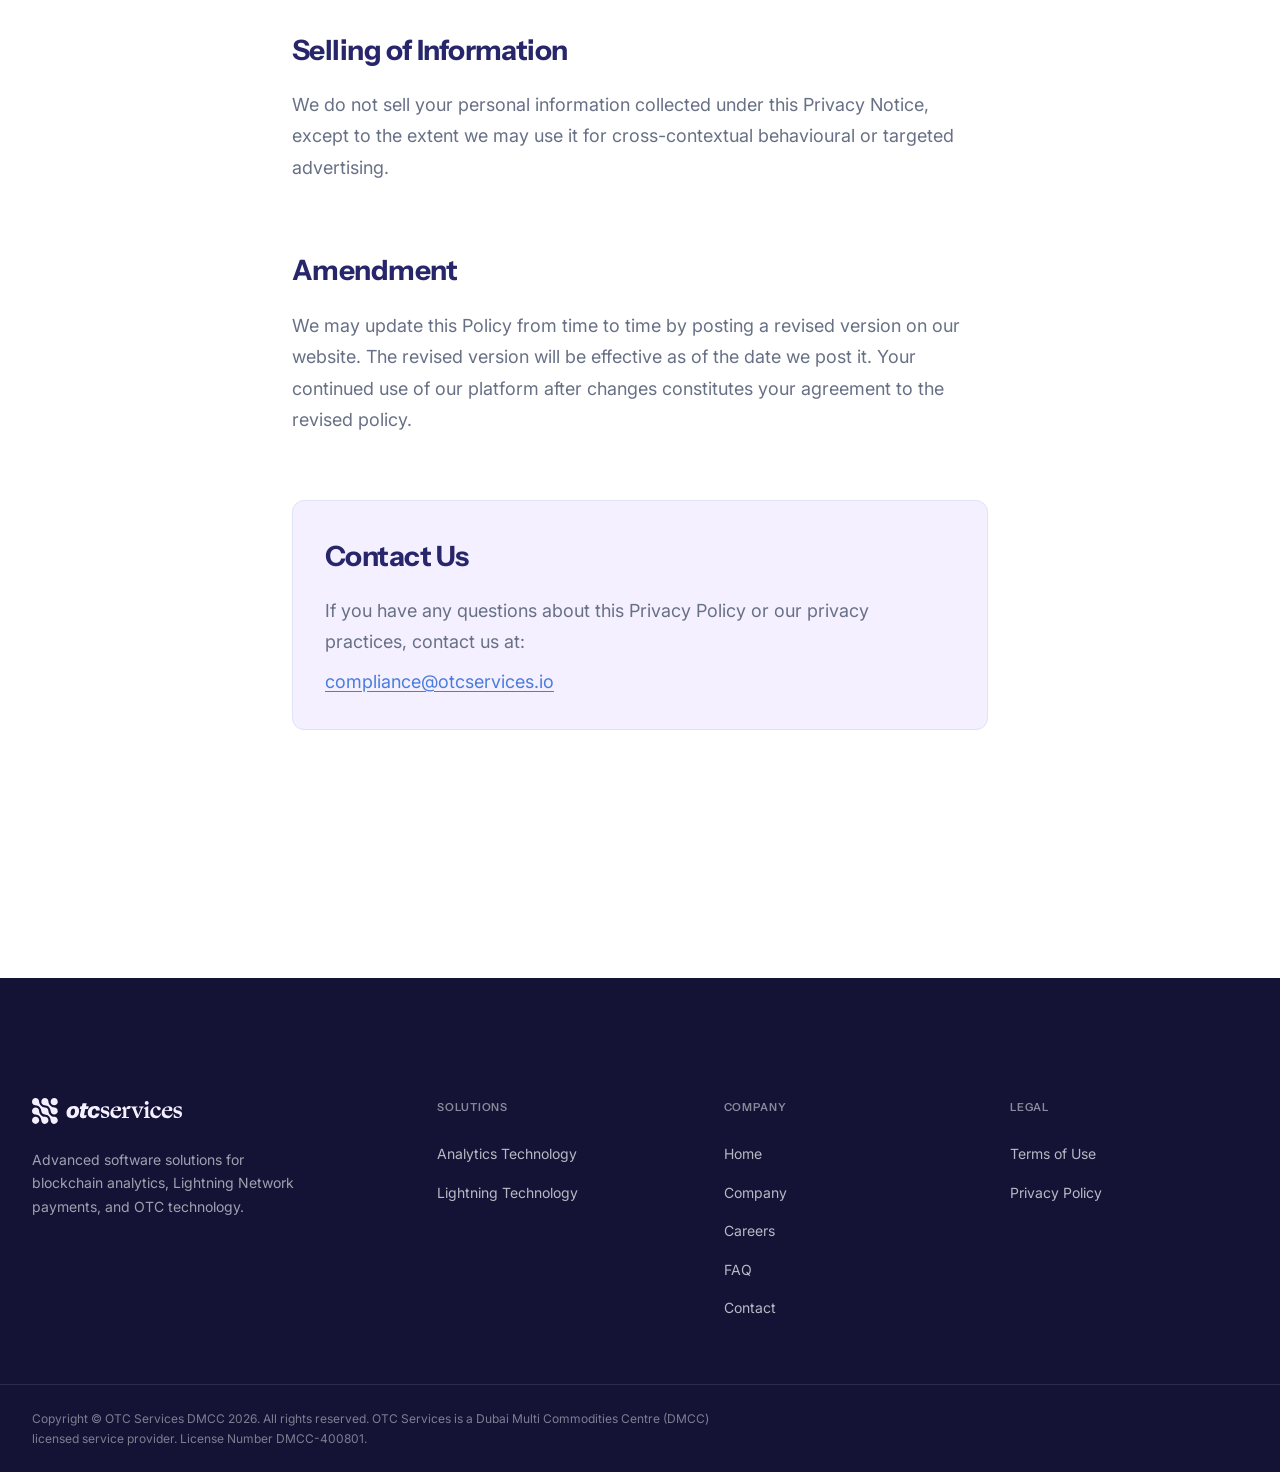
<file: privacy.html>
<!DOCTYPE html>
<html lang="en">
<head>
  <meta charset="UTF-8">
  <meta name="viewport" content="width=device-width, initial-scale=1.0">
  <title>Privacy Policy | OTC Services</title>
  <meta name="description" content="OTC Services DMCC Privacy Policy. Understand how we collect, use, and protect your personal data.">
  <link rel="stylesheet" href="css/main.css?v=21">
  <style>
    .legal-body {
      max-width: 760px;
      margin: 0 auto;
      padding: var(--space-16) var(--space-6);
    }
    .legal-body h2 {
      font-family: var(--font-primary);
      font-size: var(--text-h3);
      font-weight: 700;
      color: var(--color-navy);
      margin-top: var(--space-10);
      margin-bottom: var(--space-4);
      letter-spacing: -0.02em;
    }
    .legal-body p {
      font-size: var(--text-body-lg);
      color: var(--color-text-secondary);
      line-height: 1.75;
      margin-bottom: var(--space-4);
    }
    .legal-body ul {
      margin: 0 0 var(--space-4) var(--space-6);
      padding: 0;
    }
    .legal-body ul li {
      font-size: var(--text-body-lg);
      color: var(--color-text-secondary);
      line-height: 1.75;
      margin-bottom: var(--space-2);
      list-style: disc;
    }
    .legal-body a {
      color: var(--color-blue);
      text-decoration: underline;
      text-underline-offset: 3px;
    }
    .legal-body a:hover {
      color: var(--color-navy);
    }
    .legal-intro {
      font-size: var(--text-body-lg);
      color: var(--color-text-secondary);
      line-height: 1.75;
      margin-bottom: var(--space-10);
      padding-bottom: var(--space-8);
      border-bottom: 1px solid var(--color-border);
    }
    .legal-contact-box {
      background: var(--color-bg-lavender);
      border: 1px solid var(--color-border);
      border-radius: var(--radius-lg);
      padding: var(--space-6);
      margin-top: var(--space-10);
    }
    .legal-contact-box p {
      margin-bottom: var(--space-2);
    }
    .legal-contact-box p:last-child {
      margin-bottom: 0;
    }
  </style>
</head>
<body>

  <a class="skip-link" href="#main-content">Skip to main content</a>

  <header>
    <nav class="site-nav" aria-label="Main">
      <div class="container">
        <div class="nav-inner">
          <a href="index.html" class="nav-logo" aria-label="OTC Services home">
            <img src="assets/logo-white.svg" alt="OTC Services" width="160" height="28">
          </a>
          <div class="nav-links" role="list">
            <div class="nav-dropdown" role="listitem">
              <button class="nav-dropdown-toggle" aria-haspopup="true" aria-expanded="false">
                Solutions
                <svg xmlns="http://www.w3.org/2000/svg" viewBox="0 0 24 24" fill="none" stroke="currentColor" stroke-width="2" stroke-linecap="round" stroke-linejoin="round" aria-hidden="true"><polyline points="6 9 12 15 18 9"></polyline></svg>
              </button>
              <div class="nav-dropdown-menu">
                <a href="analytics.html">Analytics Technology<span class="nav-item-desc">Blockchain data analytics and wallet labeling</span></a>
                <a href="lightning.html">Lightning Technology<span class="nav-item-desc">LN payment infrastructure for PSPs</span></a>
              </div>
            </div>
                        <a href="company.html" role="listitem">Company</a>
            <a href="careers.html" role="listitem">Careers</a>
            <a href="faq.html" role="listitem">FAQ</a>
          </div>
          <a href="contact.html" class="nav-cta">Contact</a>
          <button class="nav-mobile-toggle" aria-label="Open navigation" aria-expanded="false">
            <span></span><span></span><span></span>
          </button>
        </div>
      </div>
    </nav>
  </header>

  <main id="main-content">

    <section class="page-hero" id="page-hero-section">
      <div class="container">
        <div class="page-hero-content">
          <span class="overline">Legal</span>
          <h1>Privacy Policy</h1>
          <p>This Privacy Policy explains how OTC Services DMCC collects, uses, and protects your personal information. Please read it carefully before using our platform or services.</p>
        </div>
      </div>
    </section>

    <section class="section section-white">
      <div class="legal-body">

        <p class="legal-intro">By accessing and using this platform, you confirm that you agree to be bound by the terms and practices described in this Privacy Policy in its entirety. If you use the platform following a change to the terms of this policy, you are providing your acceptance of our privacy policy as revised.</p>

        <h2>Scope</h2>
        <p>This policy describes how OTC Services DMCC ("We", "Our", "Company") collects, uses, discloses, and protects the personal information of:</p>
        <ul>
          <li>Every person who visits our website</li>
          <li>Every person who uses our services</li>
          <li>Every person who applies to work at OTC Services</li>
          <li>Every person whose personal information we may process as a result of providing services to third parties</li>
        </ul>

        <h2>Information Collection</h2>
        <p>We collect personal data from our employees, potential employees, clients, intending clients, vendors, and website users. The following are some ways we may collect information:</p>
        <ul>
          <li><strong>Personal Information:</strong> We may collect personal information directly from you or when you interact with us, including through the use of our site. This information may include but is not limited to your name, contact details, identification documents, and data you provide through the Platform.</li>
          <li><strong>Automated Information:</strong> When you visit our website or use our services, we may automatically collect certain information about your device and usage patterns using cookies, log files, and other tracking technologies. Cookies help identify you when you use our Platform and remember your preferences.</li>
          <li><strong>Recruitment / Employment Information:</strong> We may collect additional information such as education and professional records, reference information, and employment history.</li>
        </ul>
        <p>We may also collect information for specific purposes, such as health or medical information to accommodate a disability or illness, background checks, and diversity-related personal information in order to comply with legal obligations and internal policies.</p>

        <h2>Use of Personal Information</h2>
        <p>We may use the personal information we collect for the following purposes:</p>
        <ul>
          <li><strong>To Provide Services:</strong> Your information may be required to provide you with our services, including facilitating a legitimate business interest.</li>
          <li><strong>To Verify Your Identity:</strong> This may be done on an ongoing basis in compliance with regulatory requirements.</li>
          <li><strong>To Enable Performance by Third Parties:</strong> We may share your information with third-party partners or third parties hired by us to perform functions and provide services, subject to confidentiality obligations.</li>
          <li><strong>To Communicate:</strong> To respond to your inquiries and provide adequate client support.</li>
          <li><strong>To Improve Services:</strong> To analyze usage trends, conduct research, and improve our website and services.</li>
          <li><strong>To Comply with Legal Obligations:</strong> To fulfil any regulatory requirements.</li>
          <li><strong>For Recruitment:</strong> To assess your suitability for any role you apply for at OTC Services.</li>
        </ul>

        <h2>Disclosure of Personal Information</h2>
        <p>We may disclose your personal information to third parties in the following circumstances:</p>
        <ul>
          <li><strong>Service Providers:</strong> We may delegate authority to collect, access, use, and disseminate your information to third parties we engage in the course of our business. By accepting this policy, you grant those third parties the same rights you afford us herein.</li>
          <li><strong>Legal Compliance:</strong> We may disclose information in response to a legal request such as a subpoena, court order, or government demand, or to enforce our rights and defend claims.</li>
          <li><strong>Business Transfers:</strong> In connection with a merger, acquisition, or sale of assets, your personal information may be transferred to the acquiring entity.</li>
        </ul>

        <h2>Security of Personal Information</h2>
        <p>We maintain organisational and technical security arrangements for all the personal data we hold. We use protocols, controls, and relevant policies to maintain these arrangements. We also use SSL certificates to secure our website. However, no transmission over the internet or method of electronic storage can be guaranteed to be 100% secure. We cannot accept responsibility for unauthorised access or loss of personal data that is beyond our control.</p>

        <h2>Retention of Personal Information</h2>
        <p>We retain your personal information for as long as reasonably needed for the purposes described in this Privacy Notice, or to comply with our legal or professional obligations, enforce our agreements, or resolve disputes.</p>

        <h2>Your Rights</h2>
        <p>Subject to applicable law, you are entitled to:</p>
        <ul>
          <li><strong>Access and Correction:</strong> The right to access and correct your personal information held by us.</li>
          <li><strong>Withdrawal of Consent:</strong> The right to withdraw consent you have provided for processing your personal information. Note that withdrawing consent may affect your ability to use our services.</li>
          <li><strong>Right to Erasure:</strong> The right to request deletion of your personal information in certain circumstances. Where we have shared your data with others, we will notify them about the erasure where possible.</li>
          <li><strong>Right to Lodge a Complaint:</strong> If you have a concern about our privacy practices, you can report it to the relevant regulatory authority.</li>
        </ul>
        <p>Some rights may be limited where we have an overriding interest or legal obligation to continue processing the data, or where data may be exempt from disclosure due to legal professional privilege.</p>

        <h2>International Data Transfer</h2>
        <p>Your personal information may be transferred to and processed in countries other than the UAE where our service providers or servers are located. We will take appropriate measures to ensure that such transfers comply with applicable data protection laws. We transfer personal data internationally only where the destination country has adequate data protection laws or where appropriate safeguards are in place, such as an adequacy decision, binding corporate rules, or standard contractual clauses.</p>
        <p>We may also transfer your personal data to recipients outside the UAE based on your express consent, or where such transfer is necessary for judicial processes, contractual performance, international judicial cooperation, or protection of public interest.</p>

        <h2>Selling of Information</h2>
        <p>We do not sell your personal information collected under this Privacy Notice, except to the extent we may use it for cross-contextual behavioural or targeted advertising.</p>

        <h2>Amendment</h2>
        <p>We may update this Policy from time to time by posting a revised version on our website. The revised version will be effective as of the date we post it. Your continued use of our platform after changes constitutes your agreement to the revised policy.</p>

        <div class="legal-contact-box">
          <h2 style="margin-top: 0;">Contact Us</h2>
          <p>If you have any questions about this Privacy Policy or our privacy practices, contact us at:</p>
          <!-- PLACEHOLDER: Confirm correct compliance email address -->
          <p><a href="mailto:compliance@otcservices.io">compliance@otcservices.io</a></p>
        </div>

      </div>
    </section>

  </main>

  <footer class="site-footer">
    <div class="container">
      <div class="footer-grid">
        <div class="footer-brand"><a href="index.html"><img src="assets/logo-white.svg" alt="OTC Services" width="150" height="26"></a><p>Advanced software solutions for blockchain analytics, Lightning Network payments, and OTC technology.</p></div>
                <nav class="footer-col" aria-label="Solutions links">
          <h4>Solutions</h4>
          <ul>
            <li><a href="analytics.html">Analytics Technology</a></li>
            <li><a href="lightning.html">Lightning Technology</a></li>
          </ul>
        </nav>

        <nav class="footer-col" aria-label="Company links">
          <h4>Company</h4>
          <ul>
            <li><a href="index.html">Home</a></li>
            <li><a href="company.html">Company</a></li>
            <li><a href="careers.html">Careers</a></li>
            <li><a href="faq.html">FAQ</a></li>
            <li><a href="contact.html">Contact</a></li>
          </ul>
        </nav>

        <nav class="footer-col" aria-label="Legal links">
          <h4>Legal</h4>
          <ul>
            <li><a href="terms.html">Terms of Use</a></li>
            <li><a href="privacy.html">Privacy Policy</a></li>
          </ul>
        </nav>
</div>
    </div>
      <div class="footer-bottom">
      <div class="container">
        <p class="footer-legal">Copyright &copy; OTC Services DMCC 2026. All rights reserved. OTC Services is a Dubai Multi Commodities Centre (DMCC) licensed service provider. License Number DMCC-400801.</p>
      </div>
    </div>
  </footer>

  <script src="js/main.js"></script>
</body>
</html>
</file>
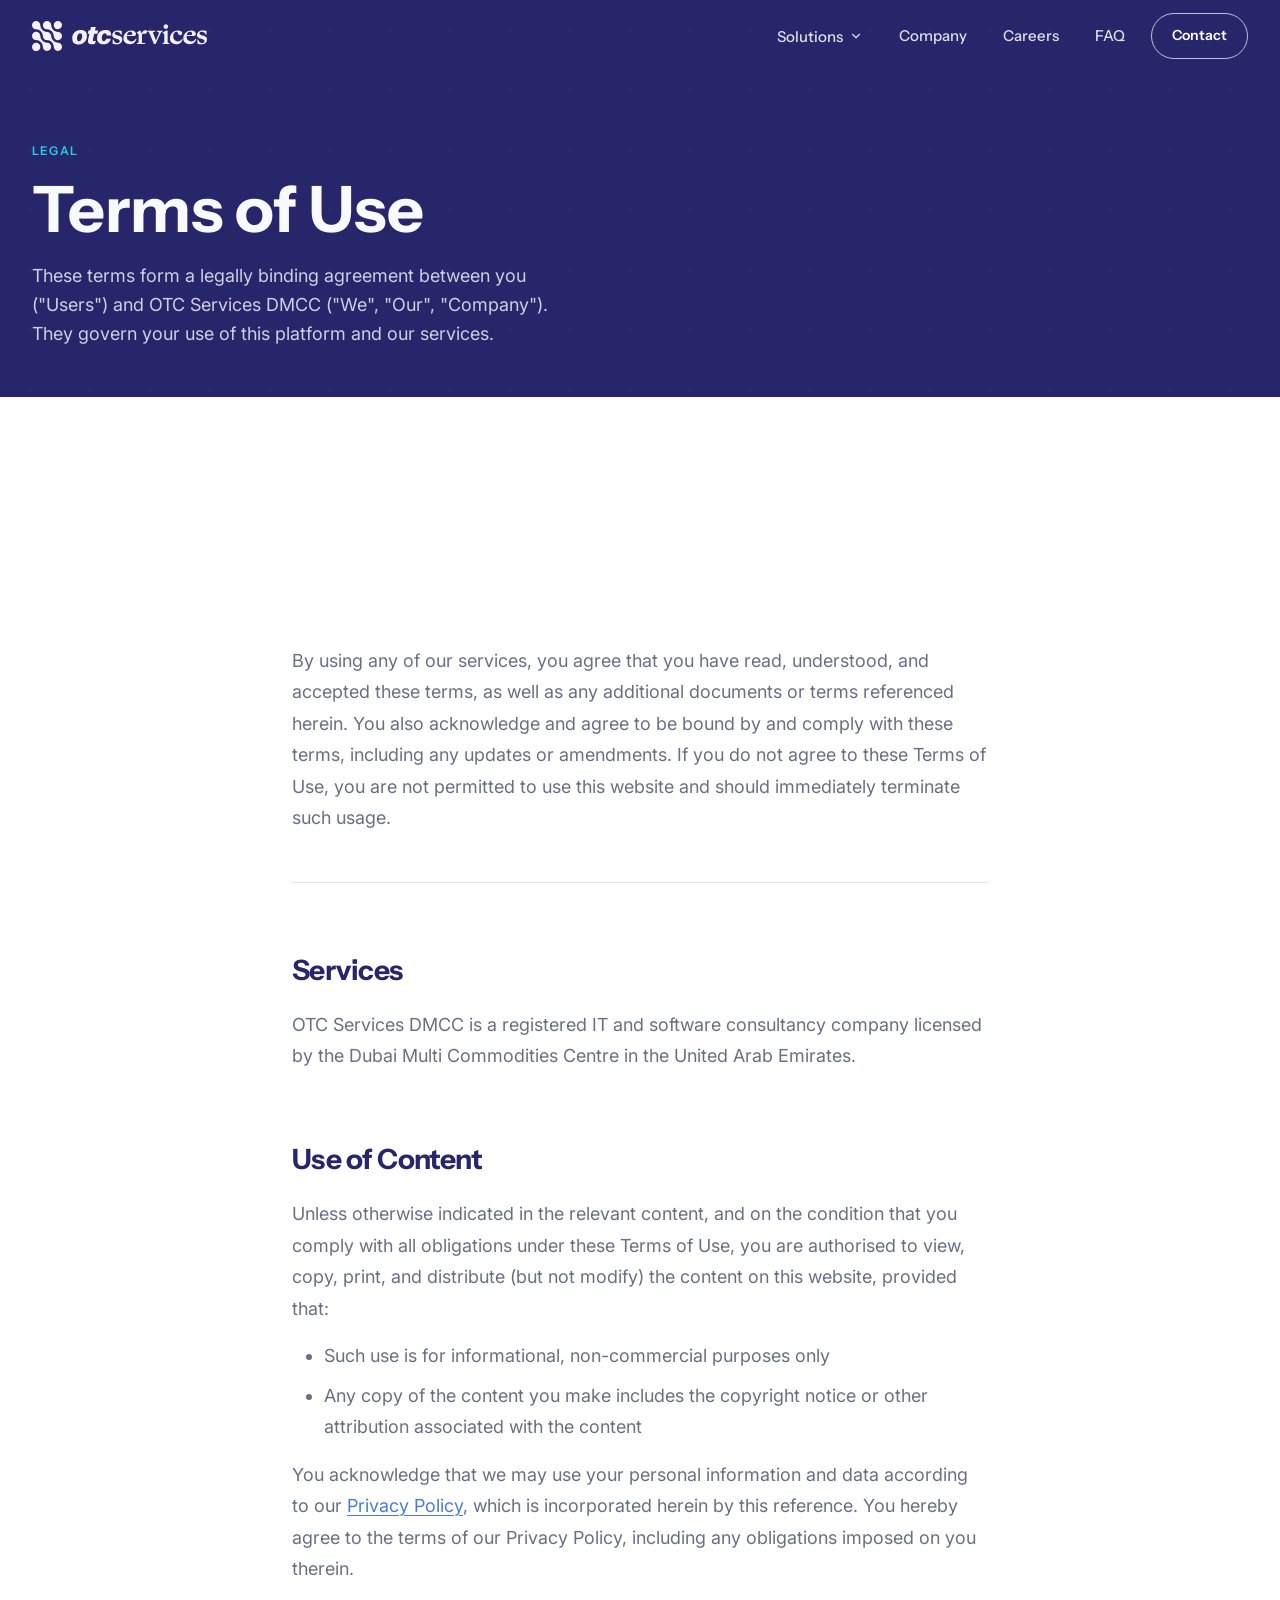
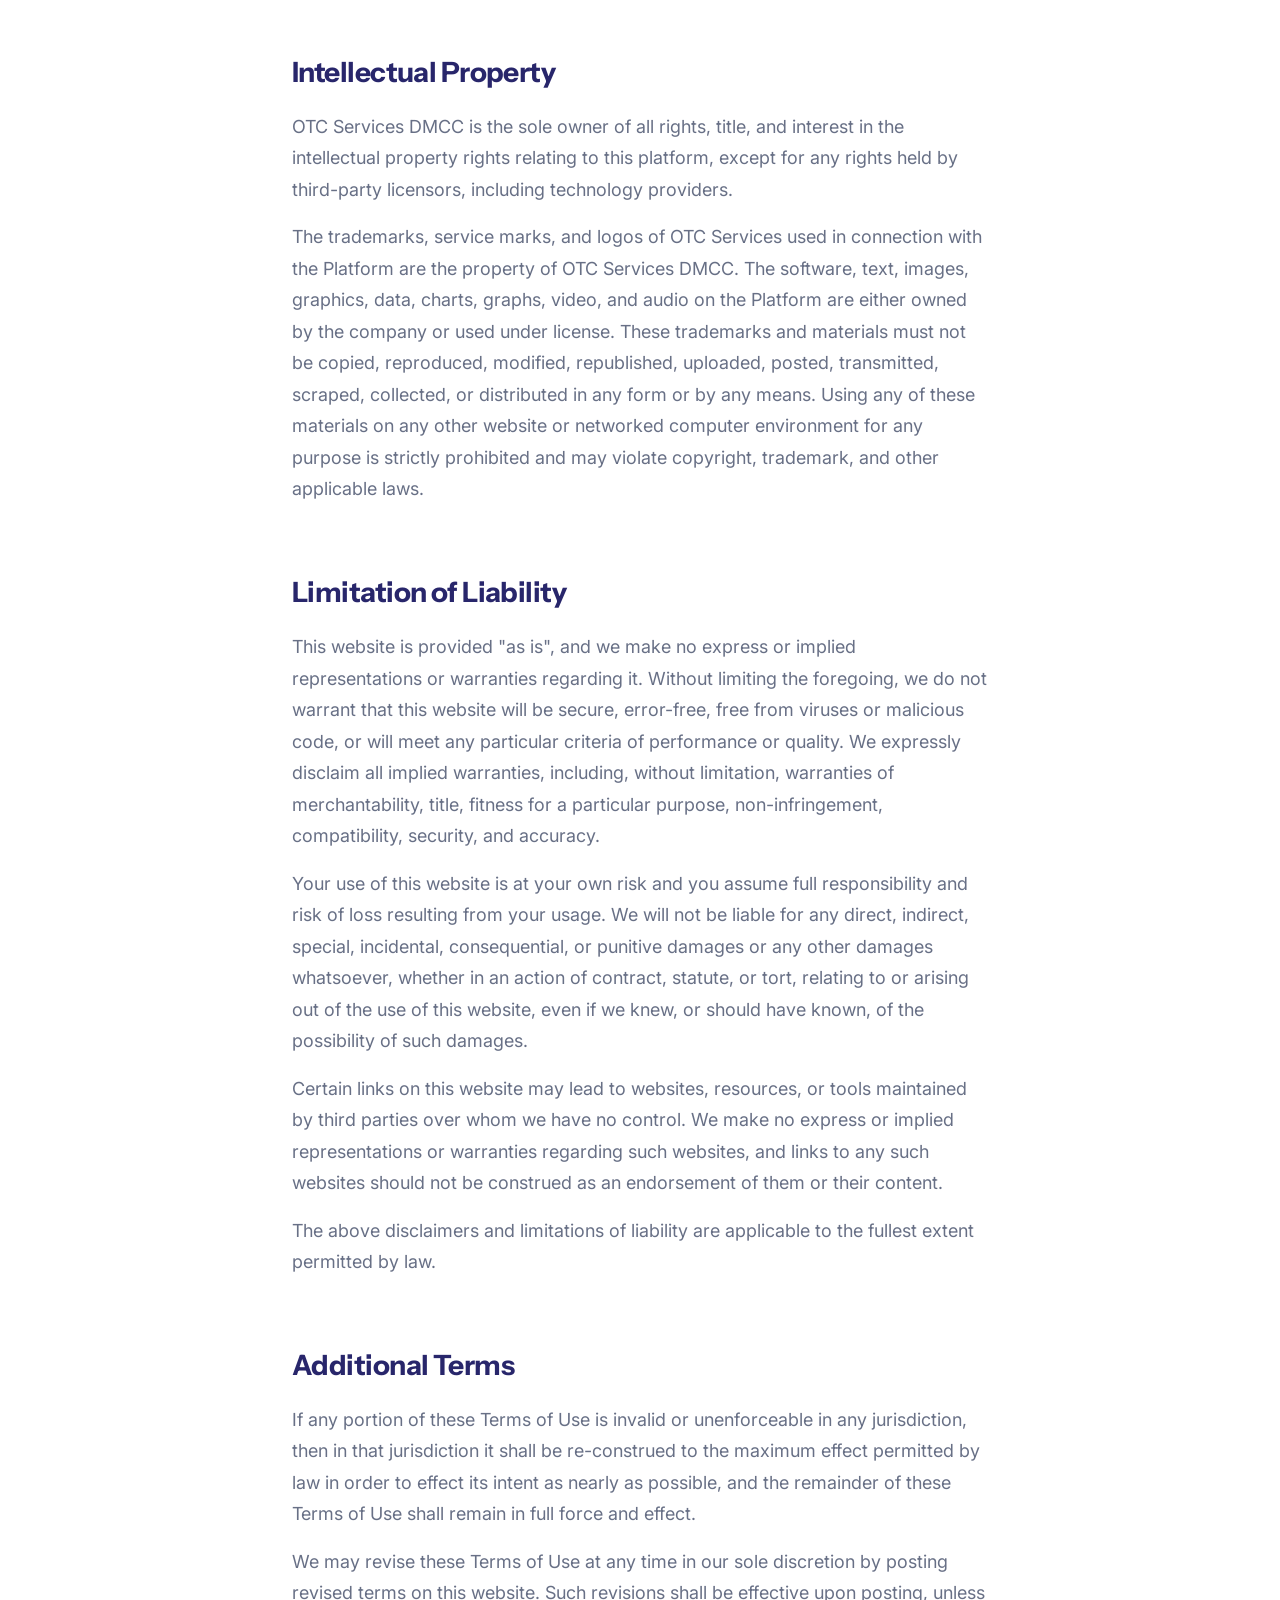
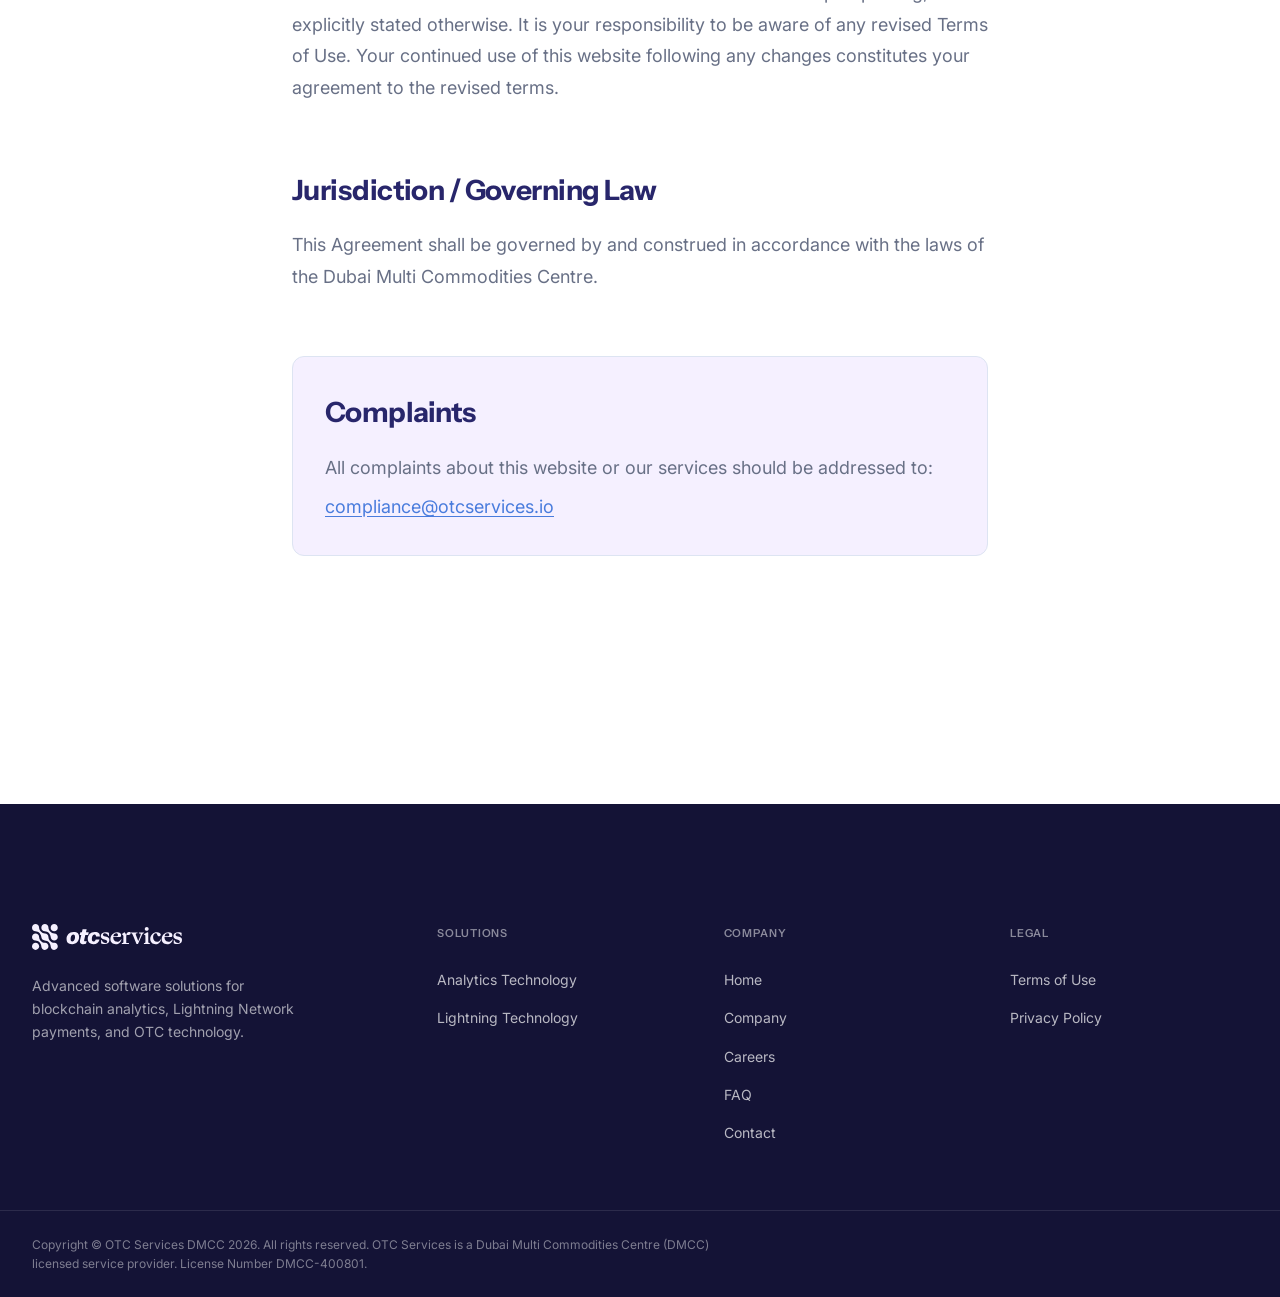
<file: terms.html>
<!DOCTYPE html>
<html lang="en">
<head>
  <meta charset="UTF-8">
  <meta name="viewport" content="width=device-width, initial-scale=1.0">
  <title>Terms of Use | OTC Services</title>
  <meta name="description" content="OTC Services DMCC Terms of Use. These terms govern your use of this platform and our services.">
  <link rel="stylesheet" href="css/main.css?v=21">
  <style>
    .legal-body {
      max-width: 760px;
      margin: 0 auto;
      padding: var(--space-16) var(--space-6);
    }
    .legal-body h2 {
      font-family: var(--font-primary);
      font-size: var(--text-h3);
      font-weight: 700;
      color: var(--color-navy);
      margin-top: var(--space-10);
      margin-bottom: var(--space-4);
      letter-spacing: -0.02em;
    }
    .legal-body p {
      font-size: var(--text-body-lg);
      color: var(--color-text-secondary);
      line-height: 1.75;
      margin-bottom: var(--space-4);
    }
    .legal-body ul {
      margin: 0 0 var(--space-4) var(--space-6);
      padding: 0;
    }
    .legal-body ul li {
      font-size: var(--text-body-lg);
      color: var(--color-text-secondary);
      line-height: 1.75;
      margin-bottom: var(--space-2);
      list-style: disc;
    }
    .legal-body a {
      color: var(--color-blue);
      text-decoration: underline;
      text-underline-offset: 3px;
    }
    .legal-body a:hover {
      color: var(--color-navy);
    }
    .legal-intro {
      font-size: var(--text-body-lg);
      color: var(--color-text-secondary);
      line-height: 1.75;
      margin-bottom: var(--space-10);
      padding-bottom: var(--space-8);
      border-bottom: 1px solid var(--color-border);
    }
    .legal-contact-box {
      background: var(--color-bg-lavender);
      border: 1px solid var(--color-border);
      border-radius: var(--radius-lg);
      padding: var(--space-6);
      margin-top: var(--space-10);
    }
    .legal-contact-box p {
      margin-bottom: var(--space-2);
    }
    .legal-contact-box p:last-child {
      margin-bottom: 0;
    }
  </style>
</head>
<body>

  <a class="skip-link" href="#main-content">Skip to main content</a>

  <header>
    <nav class="site-nav" aria-label="Main">
      <div class="container">
        <div class="nav-inner">
          <a href="index.html" class="nav-logo" aria-label="OTC Services home">
            <img src="assets/logo-white.svg" alt="OTC Services" width="160" height="28">
          </a>
          <div class="nav-links" role="list">
            <div class="nav-dropdown" role="listitem">
              <button class="nav-dropdown-toggle" aria-haspopup="true" aria-expanded="false">
                Solutions
                <svg xmlns="http://www.w3.org/2000/svg" viewBox="0 0 24 24" fill="none" stroke="currentColor" stroke-width="2" stroke-linecap="round" stroke-linejoin="round" aria-hidden="true"><polyline points="6 9 12 15 18 9"></polyline></svg>
              </button>
              <div class="nav-dropdown-menu">
                <a href="analytics.html">Analytics Technology<span class="nav-item-desc">Blockchain data analytics and wallet labeling</span></a>
                <a href="lightning.html">Lightning Technology<span class="nav-item-desc">LN payment infrastructure for PSPs</span></a>
              </div>
            </div>
                        <a href="company.html" role="listitem">Company</a>
            <a href="careers.html" role="listitem">Careers</a>
            <a href="faq.html" role="listitem">FAQ</a>
          </div>
          <a href="contact.html" class="nav-cta">Contact</a>
          <button class="nav-mobile-toggle" aria-label="Open navigation" aria-expanded="false">
            <span></span><span></span><span></span>
          </button>
        </div>
      </div>
    </nav>
  </header>

  <main id="main-content">

    <section class="page-hero" id="page-hero-section">
      <div class="container">
        <div class="page-hero-content">
          <span class="overline">Legal</span>
          <h1>Terms of Use</h1>
          <p>These terms form a legally binding agreement between you ("Users") and OTC Services DMCC ("We", "Our", "Company"). They govern your use of this platform and our services.</p>
        </div>
      </div>
    </section>

    <section class="section section-white">
      <div class="legal-body">

        <p class="legal-intro">By using any of our services, you agree that you have read, understood, and accepted these terms, as well as any additional documents or terms referenced herein. You also acknowledge and agree to be bound by and comply with these terms, including any updates or amendments. If you do not agree to these Terms of Use, you are not permitted to use this website and should immediately terminate such usage.</p>

        <h2>Services</h2>
        <p>OTC Services DMCC is a registered IT and software consultancy company licensed by the Dubai Multi Commodities Centre in the United Arab Emirates.</p>

        <h2>Use of Content</h2>
        <p>Unless otherwise indicated in the relevant content, and on the condition that you comply with all obligations under these Terms of Use, you are authorised to view, copy, print, and distribute (but not modify) the content on this website, provided that:</p>
        <ul>
          <li>Such use is for informational, non-commercial purposes only</li>
          <li>Any copy of the content you make includes the copyright notice or other attribution associated with the content</li>
        </ul>
        <p>You acknowledge that we may use your personal information and data according to our <a href="privacy.html">Privacy Policy</a>, which is incorporated herein by this reference. You hereby agree to the terms of our Privacy Policy, including any obligations imposed on you therein.</p>

        <h2>Intellectual Property</h2>
        <p>OTC Services DMCC is the sole owner of all rights, title, and interest in the intellectual property rights relating to this platform, except for any rights held by third-party licensors, including technology providers.</p>
        <p>The trademarks, service marks, and logos of OTC Services used in connection with the Platform are the property of OTC Services DMCC. The software, text, images, graphics, data, charts, graphs, video, and audio on the Platform are either owned by the company or used under license. These trademarks and materials must not be copied, reproduced, modified, republished, uploaded, posted, transmitted, scraped, collected, or distributed in any form or by any means. Using any of these materials on any other website or networked computer environment for any purpose is strictly prohibited and may violate copyright, trademark, and other applicable laws.</p>

        <h2>Limitation of Liability</h2>
        <p>This website is provided "as is", and we make no express or implied representations or warranties regarding it. Without limiting the foregoing, we do not warrant that this website will be secure, error-free, free from viruses or malicious code, or will meet any particular criteria of performance or quality. We expressly disclaim all implied warranties, including, without limitation, warranties of merchantability, title, fitness for a particular purpose, non-infringement, compatibility, security, and accuracy.</p>
        <p>Your use of this website is at your own risk and you assume full responsibility and risk of loss resulting from your usage. We will not be liable for any direct, indirect, special, incidental, consequential, or punitive damages or any other damages whatsoever, whether in an action of contract, statute, or tort, relating to or arising out of the use of this website, even if we knew, or should have known, of the possibility of such damages.</p>
        <p>Certain links on this website may lead to websites, resources, or tools maintained by third parties over whom we have no control. We make no express or implied representations or warranties regarding such websites, and links to any such websites should not be construed as an endorsement of them or their content.</p>
        <p>The above disclaimers and limitations of liability are applicable to the fullest extent permitted by law.</p>

        <h2>Additional Terms</h2>
        <p>If any portion of these Terms of Use is invalid or unenforceable in any jurisdiction, then in that jurisdiction it shall be re-construed to the maximum effect permitted by law in order to effect its intent as nearly as possible, and the remainder of these Terms of Use shall remain in full force and effect.</p>
        <p>We may revise these Terms of Use at any time in our sole discretion by posting revised terms on this website. Such revisions shall be effective upon posting, unless explicitly stated otherwise. It is your responsibility to be aware of any revised Terms of Use. Your continued use of this website following any changes constitutes your agreement to the revised terms.</p>

        <h2>Jurisdiction / Governing Law</h2>
        <p>This Agreement shall be governed by and construed in accordance with the laws of the Dubai Multi Commodities Centre.</p>

        <div class="legal-contact-box">
          <h2 style="margin-top: 0;">Complaints</h2>
          <p>All complaints about this website or our services should be addressed to:</p>
          <!-- PLACEHOLDER: Confirm correct compliance email address -->
          <p><a href="mailto:compliance@otcservices.io">compliance@otcservices.io</a></p>
        </div>

      </div>
    </section>

  </main>

  <footer class="site-footer">
    <div class="container">
      <div class="footer-grid">
        <div class="footer-brand"><a href="index.html"><img src="assets/logo-white.svg" alt="OTC Services" width="150" height="26"></a><p>Advanced software solutions for blockchain analytics, Lightning Network payments, and OTC technology.</p></div>
                <nav class="footer-col" aria-label="Solutions links">
          <h4>Solutions</h4>
          <ul>
            <li><a href="analytics.html">Analytics Technology</a></li>
            <li><a href="lightning.html">Lightning Technology</a></li>
          </ul>
        </nav>

        <nav class="footer-col" aria-label="Company links">
          <h4>Company</h4>
          <ul>
            <li><a href="index.html">Home</a></li>
            <li><a href="company.html">Company</a></li>
            <li><a href="careers.html">Careers</a></li>
            <li><a href="faq.html">FAQ</a></li>
            <li><a href="contact.html">Contact</a></li>
          </ul>
        </nav>

        <nav class="footer-col" aria-label="Legal links">
          <h4>Legal</h4>
          <ul>
            <li><a href="terms.html">Terms of Use</a></li>
            <li><a href="privacy.html">Privacy Policy</a></li>
          </ul>
        </nav>
</div>
    </div>
      <div class="footer-bottom">
      <div class="container">
        <p class="footer-legal">Copyright &copy; OTC Services DMCC 2026. All rights reserved. OTC Services is a Dubai Multi Commodities Centre (DMCC) licensed service provider. License Number DMCC-400801.</p>
      </div>
    </div>
  </footer>

  <script src="js/main.js"></script>
</body>
</html>
</file>
<file: css/main.css>
/* ============================================================
   OTC Services DMCC — Shared Stylesheet
   Design System v1.0
   ============================================================ */

@import url('https://fonts.googleapis.com/css2?family=Instrument+Sans:wght@400;500;600;700&family=Inter:wght@300;400;500;600;700&display=swap');

/* ---- CSS Variables ---- */
:root {
  /* Brand */
  --color-navy: #28266B;
  --color-cyan: #20CFEA;
  --color-purple: #6D18C9;
  --color-blue: #497CDD;
  --gradient-brand: linear-gradient(90deg, #20CFEA, #6D18C9);
  --gradient-dark: linear-gradient(135deg, #28266B, #1a1740);

  /* Text */
  --color-text: #2E3448;
  --color-text-secondary: #687086;

  /* Backgrounds */
  --color-bg: #F8FAFF;
  --color-bg-blue: #EEF9FC;
  --color-bg-lavender: #F5F0FF;
  --color-border: #DDE4F2;
  --color-surface: #FFFFFF;

  /* Dark */
  --color-midnight: #141336;
  --color-dark-bg: #0A0A0A;
  --color-dark-surface: #1A1F2E;
  --color-dark-border: #2A3045;
  --color-dark-text: #F8FAFF;
  --color-dark-text-secondary: #9BA3AF;

  /* Semantic */
  --color-success: #16A34A;
  --color-success-light: #DCFCE7;
  --color-success-border: #BBF7D0;
  --color-warning: #D97706;
  --color-warning-light: #FEF9C3;
  --color-warning-border: #FDE68A;
  --color-error: #DC2626;
  --color-error-light: #FEE2E2;
  --color-error-border: #FECACA;
  --color-disabled-bg: #F1F5F9;
  --color-disabled-border: #DDE4F2;
  --color-disabled-text: #94A3B8;

  /* Typography */
  --font-primary: 'Instrument Sans', sans-serif;
  --font-alt: 'Inter', sans-serif;

  /* Type Scale */
  --text-display: 80px;
  --text-h1: 64px;
  --text-h2: 48px;
  --text-h3: 1.75rem;
  --text-h4: 1.375rem;
  --text-body-lg: 1.125rem;
  --text-body: 1rem;
  --text-sm: 0.875rem;
  --text-label: 14px;
  --text-overline: 0.75rem;

  /* Weights */
  --weight-regular: 400;
  --weight-medium: 500;
  --weight-semibold: 600;
  --weight-bold: 700;

  /* Radius */
  --radius-sm: 4px;
  --radius-md: 8px;
  --radius-lg: 12px;
  --radius-xl: 16px;
  --radius-2xl: 24px;
  --radius-full: 9999px;

  /* Shadows */
  --shadow-xs: 0 1px 2px rgba(44,51,72,0.05);
  --shadow-sm: 0 1px 4px rgba(44,51,72,0.08);
  --shadow-md: 0 4px 12px rgba(44,51,72,0.10);
  --shadow-lg: 0 8px 24px rgba(44,51,72,0.12);
  --shadow-xl: 0 16px 48px rgba(44,51,72,0.14);

  /* Spacing */
  --space-1: 4px;
  --space-2: 8px;
  --space-3: 12px;
  --space-4: 16px;
  --space-5: 24px;
  --space-6: 32px;
  --space-8: 48px;
  --space-10: 64px;
  --space-12: 120px;
  --space-16: 128px;
}

/* ---- Reset & Base ---- */
*, *::before, *::after {
  box-sizing: border-box;
  margin: 0;
  padding: 0;
}

html {
  scroll-behavior: smooth;
  font-size: 16px;
}

body {
  font-family: var(--font-alt);
  font-size: var(--text-body);
  line-height: 1.65;
  color: var(--color-text);
  background: var(--color-bg);
  -webkit-font-smoothing: antialiased;
  position: relative;
}

/* ---- Galaxy background ---- */
#galaxy-bg {
  position: absolute;
  top: 0;
  left: 0;
  width: 100%;
  z-index: 0;
  pointer-events: none;
  overflow: hidden;
  background: #000000;
}


img, svg { display: block; max-width: 100%; }
a { color: inherit; text-decoration: none; }
ul, ol { list-style: none; }
button { font-family: inherit; cursor: pointer; border: none; background: none; }
input, textarea, select { font-family: inherit; font-size: inherit; }

/* Remove browser focus ring globally for line-based form inputs */
.form-line-input:focus,
.form-line-input:focus-visible,
.form-line-input:focus-within,
.form-line-textarea:focus,
.form-line-textarea:focus-visible {
  outline: 0 !important;
  outline-offset: 0 !important;
  -webkit-box-shadow: none !important;
  box-shadow: none !important;
  border-top: none !important;
  border-left: none !important;
  border-right: none !important;
}

/* ---- Skip Link ---- */
.skip-link {
  position: absolute;
  top: -100%;
  left: 0;
  padding: 8px 16px;
  background: var(--color-navy);
  color: white;
  font-size: 14px;
  z-index: 9999;
  border-radius: 0 0 var(--radius-md) 0;
}
.skip-link:focus { top: 0; }

/* ---- Container ---- */
.container {
  width: 100%;
  max-width: 1280px;
  margin: 0 auto;
  padding: 0 var(--space-6);
}

/* ---- Navigation ---- */
header {
  position: sticky;
  top: 0;
  z-index: 100;
}

.site-nav {
  background: transparent;
  height: 72px;
  transition: background 0.3s ease, box-shadow 0.3s ease;
}

.site-nav.scrolled {
  background: #ffffff;
  box-shadow: 0 1px 24px rgba(0,0,0,0.08);
}

/* Dark link colors when nav has white background */
.site-nav.scrolled .nav-links a {
  color: var(--color-text);
}

.site-nav.scrolled .nav-links a:hover {
  color: var(--color-navy);
  background: rgba(40,38,107,0.06);
}

.site-nav.scrolled .nav-dropdown-toggle {
  color: var(--color-text);
}

.site-nav.scrolled .nav-dropdown-toggle:hover {
  color: var(--color-navy);
  background: rgba(40,38,107,0.06);
}

.site-nav.scrolled .nav-dropdown-menu {
  background: #ffffff;
  border-color: var(--color-border);
  box-shadow: 0 8px 32px rgba(0,0,0,0.10);
}

.site-nav.scrolled .nav-dropdown-menu a {
  color: var(--color-text);
}

.site-nav.scrolled .nav-dropdown-menu a:hover {
  background: var(--color-bg);
  color: var(--color-navy);
}

.site-nav.scrolled .nav-dropdown-menu .nav-item-desc {
  color: var(--color-text-secondary);
}

.nav-inner {
  display: flex;
  align-items: center;
  height: 72px;
}

.nav-logo {
  display: flex;
  align-items: center;
  flex-shrink: 0;
}

.nav-logo img { height: 30px; width: auto; }

.nav-links {
  display: flex;
  align-items: center;
  gap: var(--space-2);
  margin-left: auto;
}

.nav-links a {
  color: rgba(255,255,255,0.85);
  font-family: var(--font-primary);
  font-size: 15px;
  font-weight: 500;
  padding: 8px 14px;
  border-radius: var(--radius-md);
  transition: color 0.2s, background 0.2s;
}

.nav-links a:hover { color: #fff; background: rgba(255,255,255,0.08); }
/* active link — same as regular links, no highlight */

/* Dropdown */
.nav-dropdown {
  position: relative;
}

.nav-dropdown-toggle {
  display: flex;
  align-items: center;
  gap: 6px;
  color: rgba(255,255,255,0.85);
  font-family: var(--font-primary);
  font-size: 15px;
  font-weight: 500;
  padding: 8px 14px;
  border-radius: var(--radius-md);
  cursor: pointer;
  background: none;
  transition: color 0.2s, background 0.2s;
}

.nav-dropdown-toggle:hover { color: #fff; background: rgba(255,255,255,0.08); }

.nav-dropdown-toggle svg {
  width: 14px;
  height: 14px;
  transition: transform 0.2s;
  flex-shrink: 0;
}

.nav-dropdown:hover .nav-dropdown-toggle svg { transform: rotate(180deg); }

.nav-dropdown-menu {
  position: absolute;
  top: calc(100% + 8px);
  left: 0;
  background: #1A1F2E;
  border: 1px solid var(--color-dark-border);
  border-radius: var(--radius-lg);
  padding: var(--space-3);
  min-width: 260px;
  box-shadow: var(--shadow-xl);
  opacity: 0;
  visibility: hidden;
  transform: translateY(-8px);
  transition: opacity 0.2s, transform 0.2s, visibility 0.2s;
}

.nav-dropdown:hover .nav-dropdown-menu,
.nav-dropdown:focus-within .nav-dropdown-menu {
  opacity: 1;
  visibility: visible;
  transform: translateY(0);
}

.nav-dropdown-menu a {
  display: block;
  padding: 12px 14px;
  border-radius: var(--radius-md);
  color: var(--color-dark-text);
  font-size: 14px;
  font-weight: 500;
  transition: background 0.15s;
}

.nav-dropdown-menu a:hover { background: rgba(255,255,255,0.07); }

.nav-dropdown-menu .nav-item-desc {
  display: block;
  font-size: 12px;
  font-weight: 400;
  color: var(--color-dark-text-secondary);
  margin-top: 2px;
}

.nav-cta {
  display: inline-flex;
  align-items: center;
  padding: 10px 20px;
  background: transparent;
  color: #ffffff;
  border: 0.5px solid rgba(255,255,255,0.7);
  font-family: var(--font-primary);
  font-size: 14px;
  font-weight: 600;
  border-radius: 9999px;
  transition: background 0.2s, border-color 0.2s;
  margin-left: var(--space-3);
}

.nav-cta:hover {
  background: rgba(255,255,255,0.1);
  border-color: rgba(255,255,255,1);
}

/* Scrolled state — primary gradient on white nav */
.site-nav.scrolled .nav-cta {
  background: linear-gradient(135deg, #20CFEA 1.54%, #5552D4 93.87%);
  color: #ffffff;
  border-color: transparent;
}

.site-nav.scrolled .nav-cta:hover {
  background: linear-gradient(135deg, #20CFEA 1.54%, #3C8EDF 93.87%);
  border-color: transparent;
}

/* Mobile toggle */
.nav-mobile-toggle {
  display: none;
  flex-direction: column;
  gap: 5px;
  padding: 8px;
  cursor: pointer;
  background: none;
  border: none;
}

.nav-mobile-toggle span {
  display: block;
  width: 22px;
  height: 2px;
  background: white;
  border-radius: 2px;
  transition: transform 0.3s, opacity 0.3s;
}

/* ---- Buttons ---- */
.btn {
  display: inline-flex;
  align-items: center;
  gap: 10px;
  padding: 16px 24px;
  height: 48px;
  border-radius: 9999px;
  font-family: var(--font-primary);
  font-size: 16px;
  font-weight: 600;
  line-height: 1;
  cursor: pointer;
  white-space: nowrap;
  transition: all 0.2s;
  border: none;
  text-decoration: none;
}

.btn:focus-visible {
  outline: 2px solid var(--color-cyan);
  outline-offset: 3px;
}

/* ---- Talk to Us animated button ---- */
.btn-talk {
  --duration: 7s;
  --easing: linear;
  --c-color-1: rgba(32, 207, 234, 0.75);
  --c-color-2: #6D18C9;
  --c-color-3: #20CFEA;
  --c-color-4: rgba(109, 24, 201, 0.7);
  --c-shadow: rgba(32, 207, 234, 0.45);
  --c-shadow-inset-top: rgba(32, 207, 234, 0.85);
  --c-shadow-inset-bottom: rgba(200, 230, 255, 0.75);
  --c-radial-inner: #2d2a7e;
  --c-radial-outer: #1a1650;
  --c-color: #fff;
  -webkit-tap-highlight-color: transparent;
  outline: none;
  position: relative;
  cursor: pointer;
  border: none;
  display: inline-table;
  border-radius: 4px;
  padding: 0;
  margin: 0;
  text-align: center;
  font-family: var(--font-primary);
  font-weight: 600;
  font-size: 16px;
  letter-spacing: 0.02em;
  line-height: 1.5;
  color: var(--c-color);
  text-decoration: none;
  background: radial-gradient(circle, var(--c-radial-inner), var(--c-radial-outer) 80%);
  box-shadow: 0 0 14px var(--c-shadow);
}

.btn-talk::before {
  content: "";
  pointer-events: none;
  position: absolute;
  z-index: 3;
  left: 0; top: 0; right: 0; bottom: 0;
  border-radius: 4px;
  box-shadow:
    inset 0 3px 12px var(--c-shadow-inset-top),
    inset 0 -3px 4px var(--c-shadow-inset-bottom);
}

.btn-talk .wrapper {
  -webkit-mask-image: -webkit-radial-gradient(white, black);
  overflow: hidden;
  border-radius: 4px;
  min-width: 132px;
  padding: 14px 24px;
}

.btn-talk .wrapper span {
  display: inline-block;
  position: relative;
  z-index: 1;
}

.btn-talk:hover { --duration: 1400ms; }

.btn-talk .wrapper .circle {
  position: absolute;
  left: 0; top: 0;
  width: 40px; height: 40px;
  border-radius: 50%;
  filter: blur(var(--blur, 8px));
  background: var(--background, transparent);
  transform: translate(var(--x, 0), var(--y, 0)) translateZ(0);
  animation: var(--animation, none) var(--duration) var(--easing) infinite;
}

.btn-talk .wrapper .circle.circle-1,
.btn-talk .wrapper .circle.circle-9,
.btn-talk .wrapper .circle.circle-10 { --background: var(--c-color-4); }

.btn-talk .wrapper .circle.circle-3,
.btn-talk .wrapper .circle.circle-4  { --background: var(--c-color-2); --blur: 14px; }

.btn-talk .wrapper .circle.circle-5,
.btn-talk .wrapper .circle.circle-6  { --background: var(--c-color-3); --blur: 16px; }

.btn-talk .wrapper .circle.circle-2,
.btn-talk .wrapper .circle.circle-7,
.btn-talk .wrapper .circle.circle-8,
.btn-talk .wrapper .circle.circle-11,
.btn-talk .wrapper .circle.circle-12 { --background: var(--c-color-1); --blur: 12px; }

.btn-talk .wrapper .circle.circle-1  { --x:   0; --y: -40px; --animation: circle-1; }
.btn-talk .wrapper .circle.circle-2  { --x:  92px; --y: 8px;  --animation: circle-2; }
.btn-talk .wrapper .circle.circle-3  { --x: -12px; --y: -12px; --animation: circle-3; }
.btn-talk .wrapper .circle.circle-4  { --x:  80px; --y: -12px; --animation: circle-4; }
.btn-talk .wrapper .circle.circle-5  { --x:  12px; --y: -4px;  --animation: circle-5; }
.btn-talk .wrapper .circle.circle-6  { --x:  56px; --y: 16px;  --animation: circle-6; }
.btn-talk .wrapper .circle.circle-7  { --x:   8px; --y: 28px;  --animation: circle-7; }
.btn-talk .wrapper .circle.circle-8  { --x:  28px; --y: -4px;  --animation: circle-8; }
.btn-talk .wrapper .circle.circle-9  { --x:  20px; --y: -12px; --animation: circle-9; }
.btn-talk .wrapper .circle.circle-10 { --x:  64px; --y: 16px;  --animation: circle-10; }
.btn-talk .wrapper .circle.circle-11 { --x:   4px; --y: 4px;   --animation: circle-11; }
.btn-talk .wrapper .circle.circle-12 { --blur: 14px; --x: 52px; --y: 4px; --animation: circle-12; }

@keyframes circle-1  { 33% { transform: translate(0px,16px) translateZ(0); }   66% { transform: translate(12px,64px) translateZ(0); } }
@keyframes circle-2  { 33% { transform: translate(80px,-10px) translateZ(0); }  66% { transform: translate(72px,-48px) translateZ(0); } }
@keyframes circle-3  { 33% { transform: translate(20px,12px) translateZ(0); }   66% { transform: translate(12px,4px) translateZ(0); } }
@keyframes circle-4  { 33% { transform: translate(76px,-12px) translateZ(0); }  66% { transform: translate(112px,-8px) translateZ(0); } }
@keyframes circle-5  { 33% { transform: translate(84px,28px) translateZ(0); }   66% { transform: translate(40px,-32px) translateZ(0); } }
@keyframes circle-6  { 33% { transform: translate(28px,-16px) translateZ(0); }  66% { transform: translate(76px,-56px) translateZ(0); } }
@keyframes circle-7  { 33% { transform: translate(8px,28px) translateZ(0); }    66% { transform: translate(20px,-60px) translateZ(0); } }
@keyframes circle-8  { 33% { transform: translate(32px,-4px) translateZ(0); }   66% { transform: translate(56px,-20px) translateZ(0); } }
@keyframes circle-9  { 33% { transform: translate(20px,-12px) translateZ(0); }  66% { transform: translate(80px,-8px) translateZ(0); } }
@keyframes circle-10 { 33% { transform: translate(68px,20px) translateZ(0); }   66% { transform: translate(100px,28px) translateZ(0); } }
@keyframes circle-11 { 33% { transform: translate(4px,4px) translateZ(0); }     66% { transform: translate(68px,20px) translateZ(0); } }
@keyframes circle-12 { 33% { transform: translate(56px,0px) translateZ(0); }    66% { transform: translate(60px,-32px) translateZ(0); } }

.btn-primary {
  background: linear-gradient(135deg, #20CFEA 1.54%, #5552D4 93.87%);
  color: #FFFFFF;
  border: none;
  border-radius: 9999px;
  transition: background 0.2s;
}

.btn-primary:hover {
  background: linear-gradient(135deg, #20CFEA 1.54%, #3C8EDF 93.87%);
}

.btn-secondary {
  background: transparent;
  color: var(--color-purple);
  border: 1.5px solid var(--color-purple);
}

.btn-secondary:hover {
  background: var(--color-bg-lavender);
}

.btn-secondary-dark {
  background: transparent;
  color: #FFFFFF;
  border: 0.5px solid #FFFFFF;
}

.btn-secondary-dark:hover { background: rgba(255,255,255,0.1); }
.btn-secondary-dark:focus-visible { outline-color: #fff; }

.btn-sm {
  padding: 10px 18px;
  height: 40px;
  font-size: 14px;
}

/* ---- Overline ---- */
.overline {
  display: inline-block;
  font-family: var(--font-primary);
  font-size: var(--text-overline);
  font-weight: 600;
  letter-spacing: 0.1em;
  text-transform: uppercase;
  color: var(--color-cyan);
  margin-bottom: var(--space-3);
}

.overline-navy {
  color: var(--color-blue);
}

/* ---- Section layouts ---- */
.section { padding: var(--space-12) 0; }
.section-sm { padding: var(--space-8) 0; }
.section-lg { padding: var(--space-16) 0; }

.section-white { background: var(--color-surface); }
.section-offwhite { background: var(--color-bg); }
.section-blue { background: var(--color-bg-blue); }
.section-navy-dark { background: #12103a; }
.section-lavender { background: var(--color-bg-lavender); }
.section-navy { background: var(--color-navy); }
.section-dark { background: var(--color-dark-bg); }

.section-header {
  text-align: center;
  max-width: 680px;
  margin: 0 auto var(--space-10);
}

.section-header h2 {
  font-family: var(--font-primary);
  font-size: var(--text-h2);
  font-weight: 700;
  color: var(--color-text);
  line-height: 1.2;
  margin-bottom: var(--space-4);
}

.section-header p {
  font-size: var(--text-body-lg);
  color: var(--color-text-secondary);
  line-height: 1.6;
}

.section-header.dark h2 { color: var(--color-dark-text); }
.section-header.dark p { color: var(--color-dark-text-secondary); }

/* ---- Hero ---- */
.hero {
  background: transparent;
  padding: var(--space-16) 0 var(--space-12);
  position: relative;
  overflow: visible;
}

.hero::after {
  content: '';
  position: absolute;
  inset: 0;
  background: radial-gradient(ellipse at center, rgba(6,6,15,0.45) 0%, transparent 75%);
  pointer-events: none;
  z-index: 0;
}

.hero-content {
  position: relative;
  z-index: 1;
  text-align: center;
  margin: 0 auto;
}

.hero h1 {
  font-family: var(--font-primary);
  font-size: clamp(40px, 5.5vw, 80px);
  font-weight: 700;
  color: #ffffff;
  line-height: 1.1;
  margin-bottom: var(--space-5);
  text-shadow: 0 2px 24px rgba(6,6,15,0.6);
  white-space: nowrap;
}

.hero h1 .gradient-text {
  background: none;
  -webkit-text-fill-color: #ffffff;
  color: #ffffff;
}

.hero-sub {
  font-size: var(--text-body-lg);
  color: rgba(248, 250, 255, 0.9);
  line-height: 1.65;
  margin-bottom: var(--space-8);
  text-shadow: 0 1px 12px rgba(6,6,15,0.7);
  max-width: 680px;
  margin-left: auto;
  margin-right: auto;
}

.hero-actions {
  display: flex;
  align-items: center;
  justify-content: center;
  gap: var(--space-4);
  flex-wrap: wrap;
}

/* ---- Page Hero (inner pages) ---- */
.page-hero {
  background: var(--color-navy);
  padding: calc(72px + var(--space-10)) 0 var(--space-8);
  margin-top: -72px; /* slide behind the sticky nav so dark bg shows through */
  position: relative;
  overflow: hidden;
}

.page-hero::before {
  content: '';
  position: absolute;
  inset: 0;
  background: url("data:image/svg+xml,%3Csvg width='60' height='60' viewBox='0 0 60 60' xmlns='http://www.w3.org/2000/svg'%3E%3Cg fill='none' fill-rule='evenodd'%3E%3Cg fill='%2320CFEA' fill-opacity='0.04'%3E%3Ccircle cx='30' cy='30' r='2'/%3E%3C/g%3E%3C/g%3E%3C/svg%3E");
  pointer-events: none;
}

.page-hero-content { position: relative; z-index: 1; }

.page-hero h1 {
  font-family: var(--font-primary);
  font-size: var(--text-h1);
  font-weight: 700;
  color: var(--color-dark-text);
  line-height: 1.15;
  margin-bottom: var(--space-4);
}

.page-hero p {
  font-size: var(--text-body-lg);
  color: rgba(248,250,255,0.8);
  max-width: 560px;
  line-height: 1.6;
}

/* ---- Cards ---- */
.cards-grid {
  display: grid;
  gap: var(--space-5);
}

.cards-3 { grid-template-columns: repeat(3, 1fr); }

/* ---- Gradient H2 ---- */
.gradient-h2 {
  background: var(--gradient-brand);
  -webkit-background-clip: text;
  -webkit-text-fill-color: transparent;
  background-clip: text;
}

.section-header h2.gradient-h2 {
  font-size: var(--text-h2);
}

/* ---- Services split layout ---- */
.services-split {
  display: grid;
  grid-template-columns: 1fr 1fr;
  gap: var(--space-12);
  align-items: center;
  margin-top: var(--space-10);
}

.services-visual {
  border-radius: var(--radius-xl);
  overflow: hidden;
}

.services-product-img {
  width: 100%;
  height: auto;
  display: block;
}

.services-list {
  display: flex;
  flex-direction: column;
}

.service-item {
  padding: var(--space-6) 0;
  border-bottom: 1px solid var(--color-border);
}

.service-item:first-child { padding-top: 0; }
.service-item:last-child  { border-bottom: none; padding-bottom: 0; }

/* Slide-in animation */
.service-item.will-animate {
  opacity: 0;
  transform: translateX(48px);
  transition: opacity 0.6s cubic-bezier(0.22, 1, 0.36, 1),
              transform 0.6s cubic-bezier(0.22, 1, 0.36, 1);
}
.service-item.is-visible {
  opacity: 1;
  transform: translateX(0);
}

.service-item h3 {
  font-size: var(--text-h3);
  font-weight: 700;
  color: var(--color-text);
  margin-bottom: 4px;
}

.service-item p {
  font-size: var(--text-body);
  color: var(--color-text-secondary);
  line-height: 1.65;
  margin-bottom: var(--space-3);
}
.cards-2 { grid-template-columns: repeat(2, 1fr); }
.cards-4 { grid-template-columns: repeat(4, 1fr); }

/* ---- Dark services split (icon left / list right) ---- */

.services-split--dark {
  align-items: start;
}

.services-visual--icon {
  overflow: visible;
  background: none;
  border-radius: 0;
  padding: 0;
}

.services-visual--icon img {
  width: 100%;
  height: auto;
  display: block;
}

.service-item--dark {
  border-bottom-color: rgba(248, 250, 255, 0.1);
}

.service-item--dark h3 {
  color: var(--color-dark-text);
}

.service-item--dark p {
  color: var(--color-dark-text-secondary);
}

.card {
  background: var(--color-surface);
  border: 1px solid var(--color-border);
  border-radius: var(--radius-lg);
  padding: var(--space-6);
  box-shadow: var(--shadow-sm);
  transition: box-shadow 0.2s, transform 0.2s;
}

.card:hover {
  box-shadow: var(--shadow-md);
  transform: translateY(-2px);
}

.card-featured {
  background: var(--color-bg-blue);
  border: 1px solid var(--color-border);
  border-radius: var(--radius-xl);
  padding: var(--space-6);
}

.card-dark {
  background: var(--color-dark-surface);
  border: 1px solid var(--color-dark-border);
  border-radius: var(--radius-xl);
  padding: var(--space-6);
  color: var(--color-dark-text);
}

.card-gradient-top {
  border-top: 2px solid transparent;
  background-image: linear-gradient(white, white), var(--gradient-brand);
  background-origin: border-box;
  background-clip: padding-box, border-box;
}

.card-icon {
  width: 48px;
  height: 48px;
  display: flex;
  align-items: center;
  justify-content: center;
  background: var(--color-bg-blue);
  border-radius: var(--radius-md);
  margin-bottom: var(--space-5);
  color: var(--color-cyan);
}

.card h3 {
  font-family: var(--font-primary);
  font-size: var(--text-h3);
  font-weight: 600;
  color: var(--color-text);
  line-height: 1.25;
  margin-bottom: var(--space-3);
}

.card-dark h3 { color: var(--color-dark-text); }

.card p {
  font-size: var(--text-body);
  color: var(--color-text-secondary);
  line-height: 1.65;
  margin-bottom: var(--space-5);
}

.card-dark p { color: var(--color-dark-text-secondary); }

.card-link {
  display: inline-flex;
  align-items: center;
  gap: 6px;
  color: var(--color-blue);
  font-family: var(--font-primary);
  font-size: 14px;
  font-weight: 600;
  transition: gap 0.2s;
}

.card-link:hover { gap: 10px; }

/* ---- Stats bar ---- */
/* ---- Team roster ---- */
.team-roster { display: flex; flex-direction: column; gap: var(--space-10); }

.team-department { text-align: center; }

.team-dept-label {
  font-family: var(--font-primary);
  font-size: 11px;
  font-weight: 600;
  letter-spacing: 0.12em;
  text-transform: uppercase;
  color: var(--color-text-secondary);
  margin-bottom: var(--space-6);
  padding-bottom: var(--space-3);
  border-bottom: 1px solid var(--color-border);
}

.team-grid {
  display: flex;
  flex-wrap: wrap;
  justify-content: center;
  gap: var(--space-6) var(--space-8);
}

.team-member {
  display: flex;
  flex-direction: column;
  align-items: center;
  width: 110px;
}

.team-avatar {
  width: 120px;
  height: 120px;
  border-radius: 50%;
  background: var(--color-border);
  border: 2px solid var(--color-border);
  display: flex;
  align-items: center;
  justify-content: center;
  margin-bottom: 10px;
  font-family: var(--font-primary);
  font-size: 18px;
  font-weight: 600;
  color: var(--color-navy);
  transition: border-color 0.2s, background 0.2s;
  position: relative;
  overflow: hidden;
}

.team-avatar::before { content: attr(data-initials); }
.team-avatar img {
  position: absolute;
  inset: 0;
  width: 100%;
  height: 100%;
  object-fit: cover;
  object-position: center top;
}
.team-avatar:has(img)::before { display: none; }

.team-linkedin {
  display: flex;
  flex-direction: column;
  align-items: center;
  text-decoration: none;
}

.team-linkedin:hover .team-avatar {
  border-color: var(--color-blue);
  background: var(--color-bg-blue);
}

.team-linkedin:hover .team-name {
  color: var(--color-blue);
}

.team-name {
  font-size: 13px;
  font-weight: 600;
  color: var(--color-text);
  text-align: center;
  margin-bottom: 3px;
  line-height: 1.3;
  transition: color 0.2s;
}

.team-role {
  font-size: 11px;
  color: var(--color-text-secondary);
  text-align: center;
  line-height: 1.4;
}

.stats-bar {
  background: var(--color-navy);
  padding: var(--space-10) 0;
}

.stats-grid {
  display: grid;
  grid-template-columns: repeat(4, 1fr);
  gap: var(--space-6);
}

.stat-item { text-align: center; }

.stat-number {
  font-family: var(--font-primary);
  font-size: 3rem;
  font-weight: 700;
  color: #ffffff;
  background: none;
  -webkit-text-fill-color: #ffffff;
  line-height: 1;
  margin-bottom: var(--space-2);
}

.stat-label {
  font-size: var(--text-sm);
  color: rgba(248,250,255,0.7);
  line-height: 1.4;
}

/* ---- Partners marquee ---- */
#partners-section {
  background: transparent;
  position: relative;
  z-index: 1;
}

.partners-label {
  font-size: var(--text-sm);
  color: rgba(255, 255, 255, 0.5);
  font-weight: 500;
  margin-bottom: var(--space-5);
  text-align: center;
}

.partners-marquee {
  overflow: hidden;
  -webkit-mask-image: linear-gradient(to right, transparent 0%, black 10%, black 90%, transparent 100%);
  mask-image: linear-gradient(to right, transparent 0%, black 10%, black 90%, transparent 100%);
}

.partners-track {
  display: flex;
  align-items: center;
  gap: var(--space-14, 3.5rem);
  width: max-content;
  animation: marquee-scroll 40s linear infinite;
}

.partner-logo {
  flex-shrink: 0;
  height: 26px;
  width: auto;
  filter: brightness(0) invert(1) opacity(0.45);
}

.partner-logo--wide {
  height: auto;
  width: 150px;
}

@keyframes marquee-scroll {
  from { transform: translateX(0); }
  to   { transform: translateX(-50%); }
}

/* ---- How it works ---- */
.steps-grid {
  display: grid;
  grid-template-columns: repeat(3, 1fr);
  gap: var(--space-6);
  position: relative;
}

.step {
  text-align: center;
  padding: var(--space-6);
}

.step-number {
  display: inline-flex;
  align-items: center;
  justify-content: center;
  width: 52px;
  height: 52px;
  background: var(--gradient-brand);
  border-radius: var(--radius-full);
  font-family: var(--font-primary);
  font-size: 1.25rem;
  font-weight: 700;
  color: white;
  margin: 0 auto var(--space-5);
}

.step h3 {
  font-family: var(--font-primary);
  font-size: var(--text-h4);
  font-weight: 600;
  color: var(--color-text);
  margin-bottom: var(--space-3);
}

.step p {
  font-size: var(--text-body);
  color: var(--color-text-secondary);
  line-height: 1.65;
}

/* ---- FAQ Accordion ---- */
.faq-list { max-width: 760px; margin: 0 auto; }

.faq-item {
  border-bottom: 1px solid var(--color-border);
}

.faq-trigger {
  display: flex;
  align-items: center;
  justify-content: space-between;
  width: 100%;
  padding: var(--space-5) 0;
  background: none;
  border: none;
  cursor: pointer;
  text-align: left;
  gap: var(--space-4);
}

.faq-trigger-text {
  font-family: var(--font-primary);
  font-size: 16px;
  font-weight: 600;
  color: var(--color-text);
  line-height: 1.4;
}

.faq-icon {
  flex-shrink: 0;
  width: 20px;
  height: 20px;
  transition: transform 0.25s;
  color: var(--color-blue);
}

.faq-item.open .faq-icon { transform: rotate(180deg); }

.faq-body {
  overflow: hidden;
  height: 0;
  transition: height 0.45s cubic-bezier(0.22, 1, 0.36, 1);
}

.faq-body-inner {
  padding-bottom: var(--space-5);
}

.faq-body p {
  font-size: 15px;
  color: var(--color-text-secondary);
  line-height: 1.65;
  margin-bottom: var(--space-3);
}

.faq-body p:last-child { margin-bottom: 0; }

/* FAQ with categories */
.faq-tabs {
  display: flex;
  gap: var(--space-2);
  margin-bottom: var(--space-8);
  flex-wrap: wrap;
}

.faq-tab {
  padding: 8px 18px;
  border-radius: var(--radius-full);
  font-size: 14px;
  font-weight: 500;
  font-family: var(--font-primary);
  cursor: pointer;
  border: 1.5px solid var(--color-border);
  background: transparent;
  color: var(--color-text-secondary);
  transition: all 0.2s;
}

.faq-tab.active,
.faq-tab:hover {
  background: var(--color-navy);
  border-color: var(--color-navy);
  color: white;
}

/* ---- CTA Section ---- */
.cta-section {
  background: var(--color-navy);
  padding: var(--space-12) 0;
  position: relative;
  overflow: hidden;
}

.cta-section::before {
  content: '';
  position: absolute;
  inset: 0;
  background: url("data:image/svg+xml,%3Csvg width='60' height='60' viewBox='0 0 60 60' xmlns='http://www.w3.org/2000/svg'%3E%3Cg fill='none'%3E%3Ccircle cx='30' cy='30' r='2' fill='%2320CFEA' fill-opacity='0.05'/%3E%3C/g%3E%3C/svg%3E");
  pointer-events: none;
}

/* Two-column split layout */
.cta-split {
  display: grid;
  grid-template-columns: 1fr 1fr;
  gap: var(--space-12);
  align-items: center;
  position: relative;
}

.cta-text { text-align: left; }

.cta-section h2 {
  font-family: var(--font-primary);
  font-size: var(--text-h2);
  font-weight: 700;
  color: var(--color-dark-text);
  margin-bottom: var(--space-4);
}

.cta-section p {
  font-size: var(--text-body-lg);
  color: rgba(248,250,255,0.75);
  margin: 0 0 var(--space-8);
  line-height: 1.6;
}

.cta-actions {
  display: flex;
  gap: var(--space-4);
  flex-wrap: wrap;
}

.cta-section .btn { position: relative; }

/* Square image with B&W → colour on hover */
.cta-image-wrap {
  aspect-ratio: 1 / 1;
  overflow: hidden;
  border-radius: var(--radius-xl);
}

.cta-team-img {
  width: 100%;
  height: 100%;
  object-fit: cover;
  display: block;
  filter: grayscale(1);
  transition: filter 0.5s ease;
}

.cta-image-wrap:hover .cta-team-img {
  filter: grayscale(0);
}

/* ---- Contact Form ---- */
.contact-grid {
  display: grid;
  grid-template-columns: 1fr 1.4fr;
  gap: var(--space-10);
  align-items: start;
}

.contact-info h2 {
  font-family: var(--font-primary);
  font-size: var(--text-h2);
  font-weight: 700;
  color: var(--color-text);
  margin-bottom: var(--space-5);
}

.contact-info p {
  font-size: var(--text-body-lg);
  color: var(--color-text-secondary);
  line-height: 1.65;
  margin-bottom: var(--space-8);
}

.contact-info-item {
  display: flex;
  align-items: flex-start;
  gap: var(--space-4);
  margin-bottom: var(--space-5);
}

.contact-info-item svg {
  width: 20px;
  height: 20px;
  color: var(--color-cyan);
  flex-shrink: 0;
  margin-top: 2px;
}

.contact-info-item a {
  color: var(--color-blue);
  font-weight: 500;
}

.contact-info-item a:hover { text-decoration: underline; }

/* Form styles */
.form-card {
  background: var(--color-surface);
  border: 1px solid var(--color-border);
  border-radius: var(--radius-xl);
  padding: var(--space-8);
  box-shadow: var(--shadow-md);
}

.form-group { margin-bottom: var(--space-5); }

.form-label {
  display: block;
  font-size: 14px;
  font-weight: 500;
  color: var(--color-text);
  margin-bottom: var(--space-2);
}

.form-required { color: var(--color-error); }

.form-input,
.form-textarea,
.form-select {
  width: 100%;
  padding: 12px 16px;
  border: 1.5px solid var(--color-border);
  border-radius: var(--radius-md);
  font-family: var(--font-alt);
  font-size: 16px;
  color: var(--color-text);
  background: var(--color-surface);
  transition: border-color 0.2s, box-shadow 0.2s;
  outline: none;
}

.form-input::placeholder,
.form-textarea::placeholder { color: var(--color-text-secondary); }

.form-input:focus,
.form-textarea:focus,
.form-select:focus {
  border-color: var(--color-blue);
  box-shadow: 0 0 0 3px rgba(73,124,221,0.15);
}

.form-textarea {
  resize: vertical;
  min-height: 120px;
}

.form-row {
  display: grid;
  grid-template-columns: 1fr 1fr;
  gap: var(--space-4);
}

.form-privacy {
  font-size: 13px;
  color: var(--color-text-secondary);
  margin-bottom: var(--space-5);
}

.form-privacy a {
  color: var(--color-blue);
  text-decoration: underline;
}

/* ---- Minimalist line-based form ---- */
.form-minimal {
  width: 100%;
}

.form-line-group {
  margin-bottom: var(--space-8);
  position: relative;
}

.form-line-label {
  display: block;
  font-size: var(--text-sm);
  font-weight: 500;
  color: var(--color-text-secondary);
  margin-bottom: 8px;
  font-family: var(--font-primary);
  letter-spacing: 0.02em;
}

.form-optional {
  font-weight: 400;
  color: var(--color-text-secondary);
  font-size: 12px;
}

.form-line-input,
.form-line-textarea {
  display: block;
  width: 100%;
  background: transparent;
  border: none !important;
  border-bottom: 1px solid var(--color-border) !important;
  border-radius: 0 !important;
  padding: 10px 0;
  font-family: var(--font-alt);
  font-size: var(--text-body-lg);
  color: var(--color-text);
  outline: none !important;
  box-shadow: none !important;
  -webkit-appearance: none;
  appearance: none;
  transition: border-color 0.2s, border-width 0.2s;
}

.form-line-input::placeholder,
.form-line-textarea::placeholder {
  color: var(--color-text-secondary);
  opacity: 0.45;
}

/* Active — darker underline only, no ring */
.form-line-input:focus,
.form-line-input:focus-visible,
.form-line-textarea:focus,
.form-line-textarea:focus-visible {
  outline: none !important;
  box-shadow: none !important;
  border-bottom-color: #2E3448 !important;
  border-bottom-width: 1.5px !important;
}

/* Error — red underline */
.form-line-input.invalid,
.form-line-textarea.invalid {
  border-bottom-color: var(--color-error);
  border-bottom-width: 1.5px;
}

.form-line-textarea {
  resize: none;
  min-height: 100px;
}

.form-submit-btn {
  display: inline-flex;
  align-items: center;
  gap: 10px;
  margin-top: var(--space-2);
}

.form-success {
  display: none;
  padding: 16px;
  background: var(--color-success-light);
  border: 1px solid var(--color-success-border);
  border-radius: var(--radius-md);
  color: #15803D;
  font-weight: 500;
  margin-bottom: var(--space-5);
  align-items: center;
  gap: 8px;
}

.form-error-msg {
  display: none;
  padding: 16px;
  background: var(--color-error-light);
  border: 1px solid var(--color-error-border);
  border-radius: var(--radius-md);
  color: #B91C1C;
  font-weight: 500;
  margin-bottom: var(--space-5);
}

/* ---- Badge / Tag ---- */
.badge {
  display: inline-flex;
  align-items: center;
  gap: 4px;
  padding: 4px 10px;
  background: var(--color-bg-blue);
  color: var(--color-navy);
  border: 1px solid var(--color-border);
  border-radius: var(--radius-full);
  font-family: var(--font-alt);
  font-size: var(--text-label);
  font-weight: 500;
}

.badge-cyan {
  background: rgba(32,207,234,0.12);
  border-color: rgba(32,207,234,0.3);
  color: var(--color-navy);
}

/* ---- Blog ---- */
.blog-grid {
  display: grid;
  grid-template-columns: repeat(3, 1fr);
  gap: var(--space-6);
}

.blog-card {
  background: var(--color-surface);
  border: 1px solid var(--color-border);
  border-radius: var(--radius-lg);
  overflow: hidden;
  box-shadow: var(--shadow-sm);
  transition: box-shadow 0.2s, transform 0.2s;
  display: flex;
  flex-direction: column;
}

.blog-card:hover {
  box-shadow: var(--shadow-md);
  transform: translateY(-2px);
}

.blog-card-img {
  width: 100%;
  aspect-ratio: 16/9;
  background: var(--color-bg-blue);
  object-fit: cover;
  /* PLACEHOLDER: Replace with actual post featured image */
}

.blog-card-img-placeholder {
  width: 100%;
  aspect-ratio: 16/9;
  background: linear-gradient(135deg, var(--color-bg-blue), var(--color-bg-lavender));
  display: flex;
  align-items: center;
  justify-content: center;
  color: var(--color-text-secondary);
  font-size: 13px;
  /* PLACEHOLDER: Replace with actual post featured image */
}

.blog-card-body {
  padding: var(--space-5);
  flex: 1;
  display: flex;
  flex-direction: column;
}

.blog-card-meta {
  font-size: 13px;
  color: var(--color-text-secondary);
  margin-bottom: var(--space-3);
  font-weight: 500;
}

.blog-card h2 {
  font-family: var(--font-primary);
  font-size: 18px;
  font-weight: 600;
  color: var(--color-text);
  line-height: 1.35;
  margin-bottom: var(--space-3);
}

.blog-card p {
  font-size: 14px;
  color: var(--color-text-secondary);
  line-height: 1.6;
  flex: 1;
  margin-bottom: var(--space-5);
}

.blog-pagination {
  display: flex;
  align-items: center;
  justify-content: center;
  gap: var(--space-2);
  margin-top: var(--space-10);
}

.page-btn {
  width: 40px;
  height: 40px;
  display: flex;
  align-items: center;
  justify-content: center;
  border-radius: var(--radius-md);
  border: 1.5px solid var(--color-border);
  background: none;
  cursor: pointer;
  font-size: 14px;
  font-weight: 500;
  color: var(--color-text);
  transition: all 0.2s;
}

.page-btn:hover,
.page-btn.active {
  background: var(--color-navy);
  border-color: var(--color-navy);
  color: white;
}

/* ---- Careers ---- */
.careers-benefits {
  display: grid;
  grid-template-columns: repeat(2, 1fr);
  gap: var(--space-4);
}

.benefit-item {
  display: flex;
  align-items: flex-start;
  gap: var(--space-3);
  padding: var(--space-4);
  background: var(--color-surface);
  border: 1px solid var(--color-border);
  border-radius: var(--radius-md);
}

.benefit-icon {
  width: 20px;
  height: 20px;
  color: var(--color-cyan);
  flex-shrink: 0;
  margin-top: 2px;
}

.benefit-item p { font-size: 14px; color: var(--color-text); font-weight: 500; margin: 0; }

.testimonial-carousel {
  position: relative;
  overflow: hidden;
  border-radius: var(--radius-xl);
}

.testimonial-card {
  background: var(--color-dark-surface);
  border: 1px solid var(--color-dark-border);
  border-radius: var(--radius-xl);
  padding: var(--space-8);
  display: none;
}

.testimonial-card.active { display: block; }

.testimonial-quote {
  font-size: var(--text-body-lg);
  color: var(--color-dark-text);
  line-height: 1.65;
  margin-bottom: var(--space-5);
  font-style: italic;
}

.testimonial-author {
  font-family: var(--font-primary);
  font-weight: 600;
  color: var(--color-dark-text);
}

.testimonial-role {
  font-size: 14px;
  color: var(--color-dark-text-secondary);
}

.carousel-controls {
  display: flex;
  gap: var(--space-2);
  margin-top: var(--space-5);
  justify-content: center;
}

.carousel-dot {
  width: 8px;
  height: 8px;
  border-radius: var(--radius-full);
  background: var(--color-border);
  cursor: pointer;
  transition: background 0.2s;
  border: none;
  padding: 0;
}

.carousel-dot.active { background: var(--color-cyan); width: 24px; }

/* ---- Image / video placeholder ---- */
.img-placeholder {
  display: flex;
  flex-direction: column;
  align-items: center;
  justify-content: center;
  background: linear-gradient(135deg, var(--color-bg-blue), var(--color-bg-lavender));
  border: 2px dashed var(--color-border);
  border-radius: var(--radius-lg);
  color: var(--color-text-secondary);
  font-size: 13px;
  font-weight: 500;
  gap: 8px;
  text-align: center;
  padding: var(--space-6);
}

.img-placeholder svg {
  width: 32px;
  height: 32px;
  opacity: 0.4;
}

.img-placeholder span { opacity: 0.7; }

/* ---- Legal pages ---- */
.legal-content {
  max-width: 760px;
  margin: 0 auto;
  padding: var(--space-10) 0;
}

.legal-content h2 {
  font-family: var(--font-primary);
  font-size: var(--text-h2);
  font-weight: 700;
  color: var(--color-text);
  margin-bottom: var(--space-8);
}

.legal-content h3 {
  font-family: var(--font-primary);
  font-size: 18px;
  font-weight: 700;
  color: var(--color-text);
  margin: var(--space-8) 0 var(--space-4);
  text-transform: uppercase;
  letter-spacing: 0.04em;
  font-size: 13px;
  color: var(--color-text-secondary);
}

.legal-content p {
  font-size: var(--text-body);
  color: var(--color-text);
  line-height: 1.75;
  margin-bottom: var(--space-4);
}

.legal-content strong {
  display: block;
  font-family: var(--font-primary);
  font-weight: 600;
  font-size: 14px;
  color: var(--color-text);
  text-transform: uppercase;
  letter-spacing: 0.05em;
  margin: var(--space-8) 0 var(--space-3);
}

.legal-content ul, .legal-content ol {
  padding-left: var(--space-6);
  margin-bottom: var(--space-5);
}

.legal-content li {
  list-style: disc;
  font-size: var(--text-body);
  color: var(--color-text);
  line-height: 1.75;
  margin-bottom: var(--space-3);
}

.legal-content a {
  color: var(--color-blue);
  text-decoration: underline;
}

/* ---- Footer ---- */
.site-footer {
  background: var(--color-midnight);
  padding: var(--space-12) 0 0;
}

.footer-grid {
  display: grid;
  grid-template-columns: 1.5fr repeat(3, 1fr);
  gap: var(--space-8);
  padding-bottom: var(--space-10);
}

.footer-brand p {
  font-size: 14px;
  color: rgba(255,255,255,0.6);
  line-height: 1.65;
  margin-top: var(--space-5);
  max-width: 280px;
}

.footer-col h4 {
  font-family: var(--font-primary);
  font-size: 11px;
  font-weight: 600;
  text-transform: uppercase;
  letter-spacing: 0.08em;
  color: rgba(255,255,255,0.5);
  margin-bottom: var(--space-5);
}

.footer-col ul { display: flex; flex-direction: column; gap: 12px; }

.footer-col a {
  font-size: 14px;
  color: rgba(255,255,255,0.7);
  transition: color 0.2s;
}

.footer-col a:hover { color: var(--color-cyan); }

.footer-bottom {
  border-top: 1px solid rgba(255,255,255,0.1);
  padding: var(--space-5) 0;
}

.footer-bottom-inner {
  display: flex;
  align-items: flex-start;
  justify-content: space-between;
  gap: var(--space-5);
  flex-wrap: wrap;
}

.footer-legal {
  font-size: 12px;
  color: rgba(255,255,255,0.45);
  line-height: 1.6;
  max-width: 680px;
}

.footer-legal-links {
  display: flex;
  gap: var(--space-5);
  flex-shrink: 0;
}

.footer-legal-links a {
  font-size: 12px;
  color: rgba(255,255,255,0.5);
  transition: color 0.2s;
  white-space: nowrap;
}

.footer-legal-links a:hover { color: var(--color-cyan); }

/* ---- Use cases / tags ---- */
.use-cases {
  display: flex;
  flex-wrap: wrap;
  gap: var(--space-2);
  margin-top: var(--space-5);
}

/* ---- Service detail sections ---- */
.service-detail {
  display: grid;
  grid-template-columns: 1fr 1fr;
  gap: var(--space-10);
  align-items: center;
  padding: var(--space-10) 0;
  border-bottom: 1px solid var(--color-border);
}

.service-detail:last-child { border-bottom: none; }

.service-detail.reverse .service-detail-text { order: 2; }
.service-detail.reverse .service-detail-visual { order: 1; }

.service-detail-text .overline { margin-bottom: var(--space-3); }

.service-detail-text h2 {
  font-family: var(--font-primary);
  font-size: var(--text-h2);
  font-weight: 700;
  color: var(--color-text);
  line-height: 1.2;
  margin-bottom: var(--space-5);
}

.service-detail-text p {
  font-size: var(--text-body-lg);
  color: var(--color-text-secondary);
  line-height: 1.65;
  margin-bottom: var(--space-5);
}

/* ---- Features list ---- */
.features-list {
  display: flex;
  flex-direction: column;
  gap: var(--space-4);
}

.feature-item {
  display: flex;
  align-items: flex-start;
  gap: var(--space-4);
}

.feature-icon {
  width: 40px;
  height: 40px;
  background: var(--color-bg-blue);
  border-radius: var(--radius-md);
  display: flex;
  align-items: center;
  justify-content: center;
  flex-shrink: 0;
  color: var(--color-cyan);
}

.feature-text h4 {
  font-family: var(--font-primary);
  font-size: 16px;
  font-weight: 600;
  color: var(--color-text);
  margin-bottom: 4px;
}

.feature-text p {
  font-size: 14px;
  color: var(--color-text-secondary);
  line-height: 1.55;
}

/* ---- Newsletter subscribe ---- */
.newsletter-form {
  display: flex;
  gap: var(--space-3);
  max-width: 460px;
  margin: var(--space-6) 0;
}

.newsletter-form .form-input {
  flex: 1;
}

/* ---- Single article / blog post ---- */
.article-header {
  max-width: 760px;
  margin: 0 auto;
  padding: var(--space-10) 0 var(--space-8);
}

.article-meta {
  display: flex;
  align-items: center;
  gap: var(--space-4);
  margin-bottom: var(--space-5);
  font-size: 14px;
  color: var(--color-text-secondary);
}

.article-meta .badge { font-size: 12px; }

.article-body {
  max-width: 760px;
  margin: 0 auto;
  padding-bottom: var(--space-12);
}

.article-body h2 {
  font-family: var(--font-primary);
  font-size: var(--text-h3);
  font-weight: 700;
  margin: var(--space-8) 0 var(--space-4);
  color: var(--color-text);
}

.article-body p {
  font-size: var(--text-body-lg);
  color: var(--color-text);
  line-height: 1.75;
  margin-bottom: var(--space-5);
}

.article-body ul { padding-left: var(--space-6); margin-bottom: var(--space-5); }
.article-body li { list-style: disc; font-size: var(--text-body-lg); line-height: 1.75; margin-bottom: var(--space-3); }

/* ---- Page indicator bar ---- */
.page-breadcrumb {
  display: flex;
  align-items: center;
  gap: 8px;
  font-size: 13px;
  color: var(--color-text-secondary);
  padding: var(--space-4) 0;
  border-bottom: 1px solid var(--color-border);
}

.page-breadcrumb a { color: var(--color-blue); }
.page-breadcrumb svg { width: 12px; height: 12px; opacity: 0.5; }

/* ---- Accessibility ---- */
:focus-visible {
  outline: 2px solid var(--color-cyan);
  outline-offset: 3px;
  border-radius: var(--radius-sm);
}

/* ---- Reduced motion ---- */
@media (prefers-reduced-motion: reduce) {
  *, *::before, *::after {
    animation-duration: 0.01ms !important;
    animation-iteration-count: 1 !important;
    transition-duration: 0.01ms !important;
  }
}

/* ---- Responsive ---- */
@media (max-width: 1023px) {
  :root {
    --text-display: 60px;
    --text-h1: 48px;
    --text-h2: 36px;
  }

  .cards-3 { grid-template-columns: repeat(2, 1fr); }
  .cards-4 { grid-template-columns: repeat(2, 1fr); }
  .stats-grid { grid-template-columns: repeat(2, 1fr); }
  .footer-grid { grid-template-columns: 1fr 1fr; gap: var(--space-8); }
  .contact-grid { grid-template-columns: 1fr; }
  .service-detail { grid-template-columns: 1fr; }
  .service-detail.reverse .service-detail-text { order: 0; }
  .service-detail.reverse .service-detail-visual { order: 0; }
  .blog-grid { grid-template-columns: repeat(2, 1fr); }
  .careers-benefits { grid-template-columns: 1fr; }
}

@media (max-width: 767px) {
  :root {
    --text-display: 44px;
    --text-h1: 36px;
    --text-h2: 30px;
    --text-h3: 1.375rem;
  }

  .container { padding: 0 var(--space-4); }
  .section { padding: var(--space-10) 0; }
  .section-lg { padding: var(--space-10) 0; }

  .nav-links, .nav-cta { display: none; }
  .nav-mobile-toggle { display: flex; }

  .cards-3, .cards-2, .cards-4 { grid-template-columns: 1fr; }
  .stats-grid { grid-template-columns: repeat(2, 1fr); }
  .steps-grid { grid-template-columns: 1fr; }
  .footer-grid { grid-template-columns: 1fr; }
  .hero-actions { flex-direction: column; align-items: flex-start; }
  .form-row { grid-template-columns: 1fr; }
  .blog-grid { grid-template-columns: 1fr; }
  .footer-bottom-inner { flex-direction: column; }
  .newsletter-form { flex-direction: column; }
}
</file>
